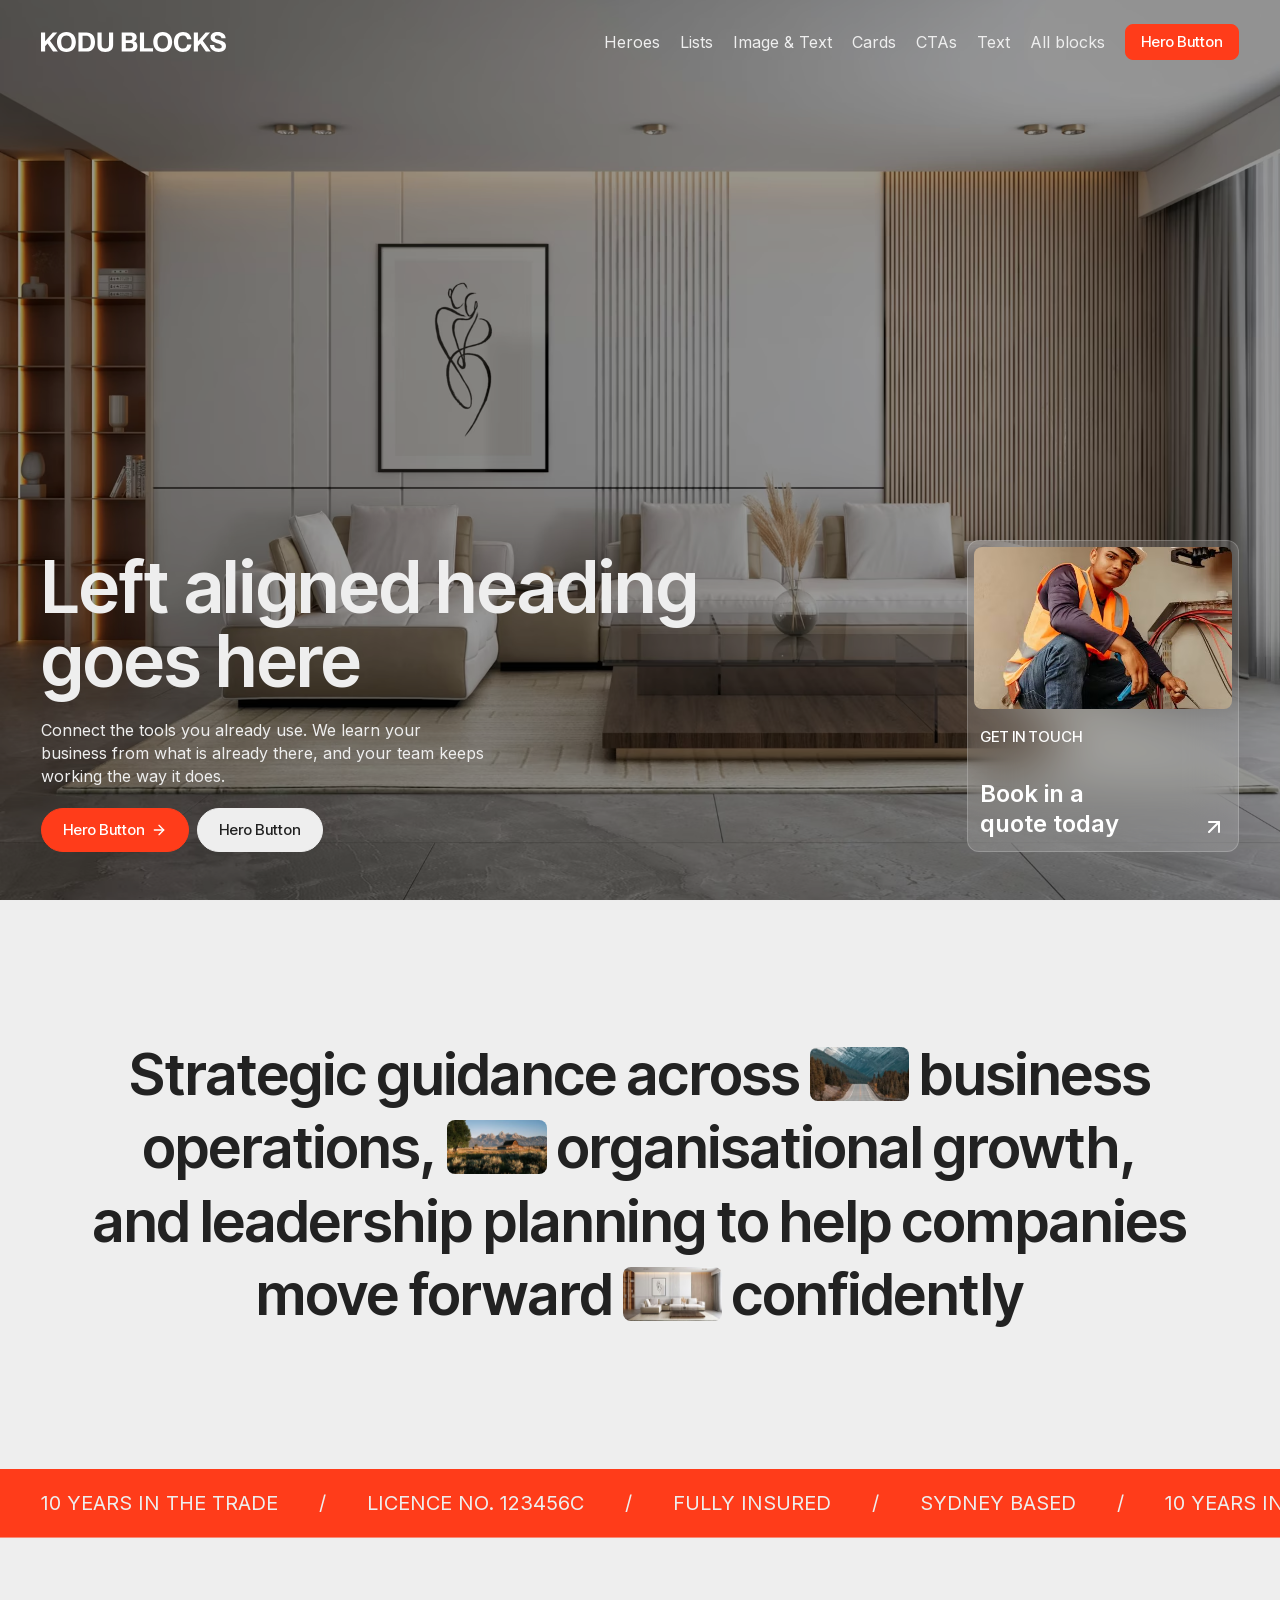
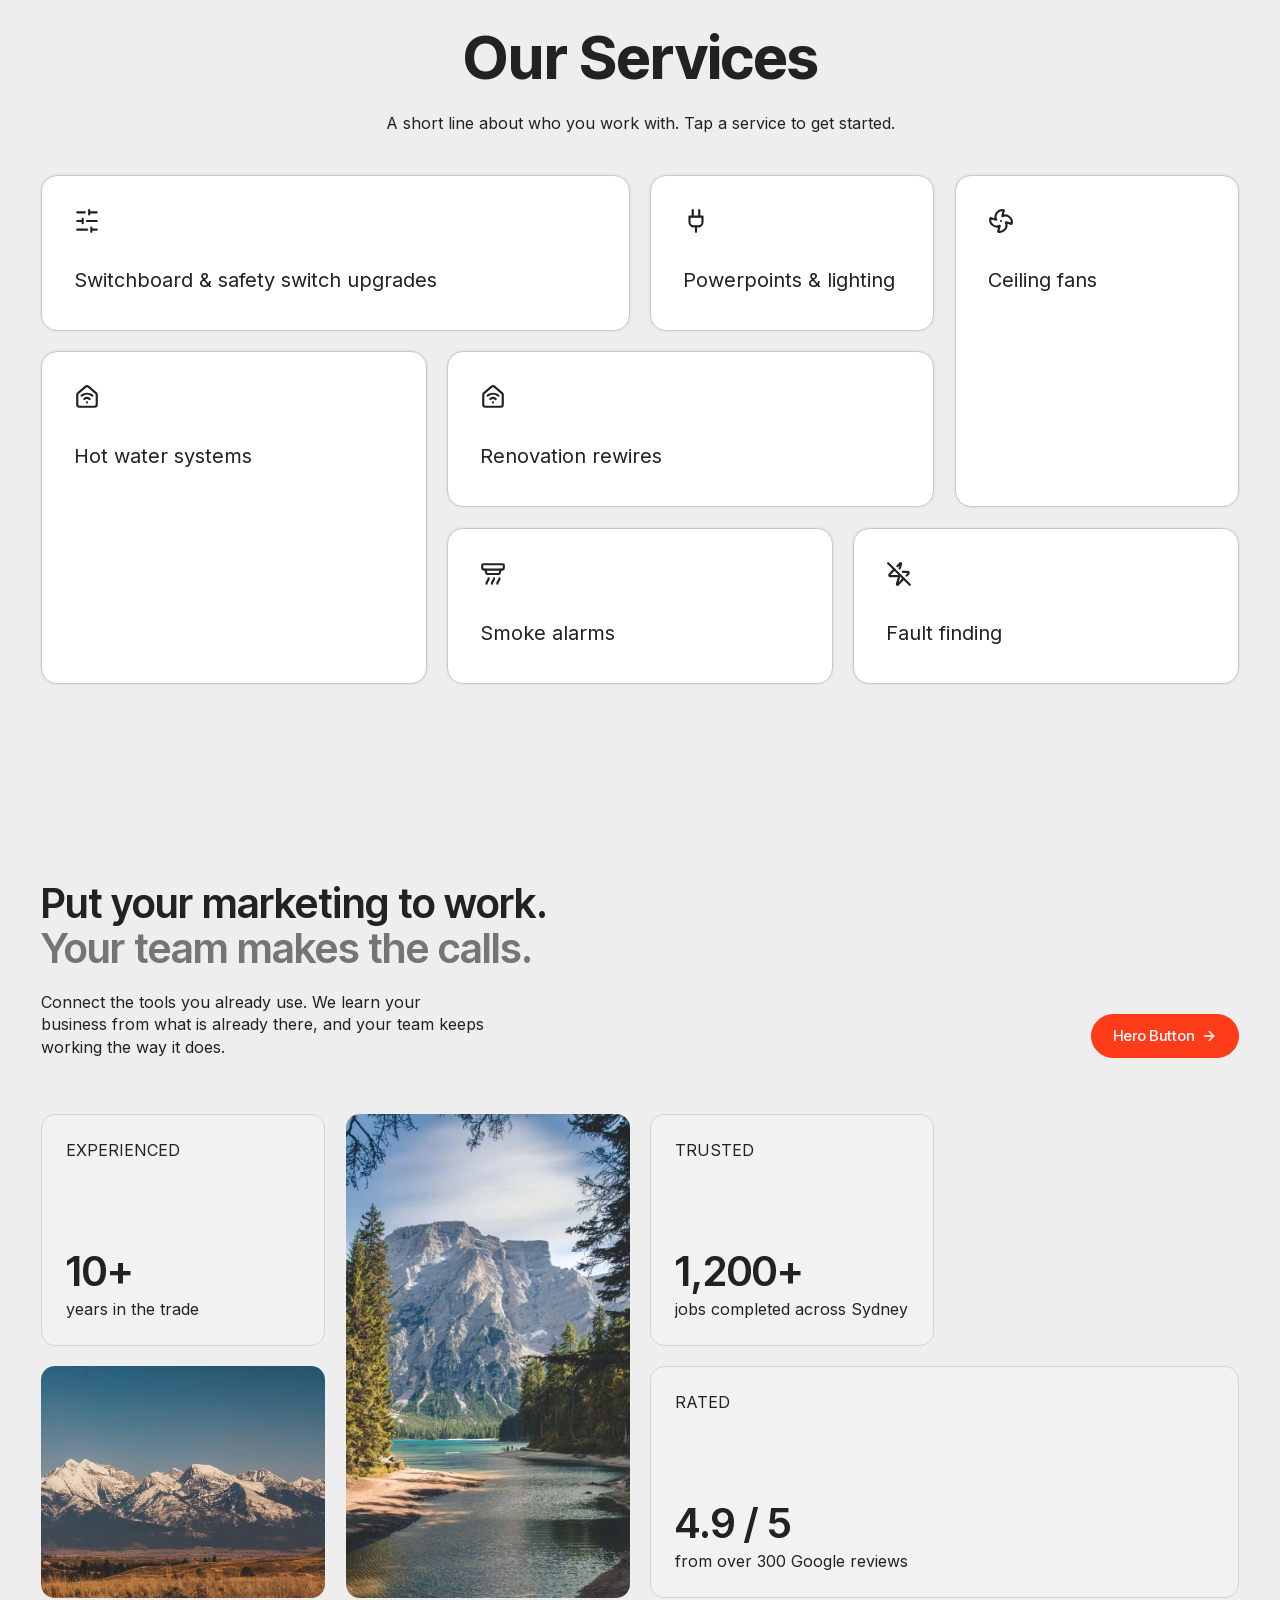
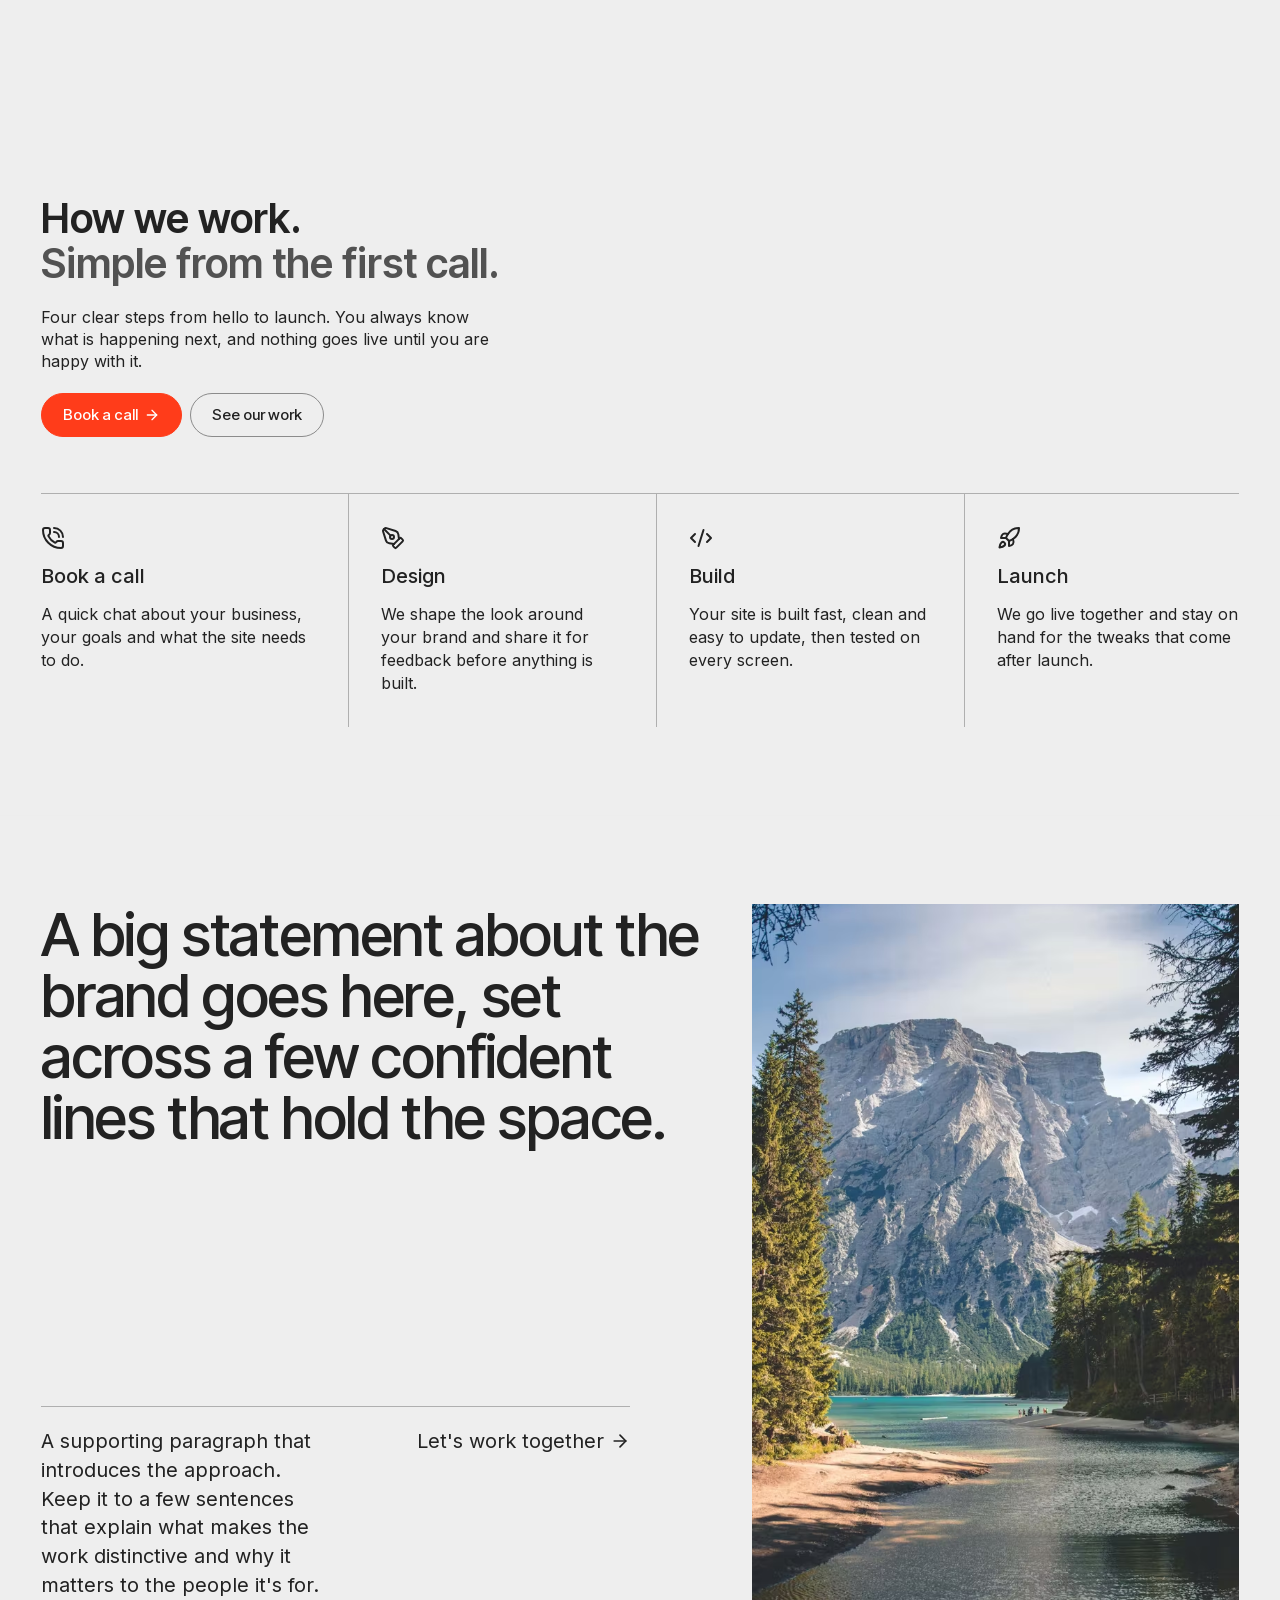
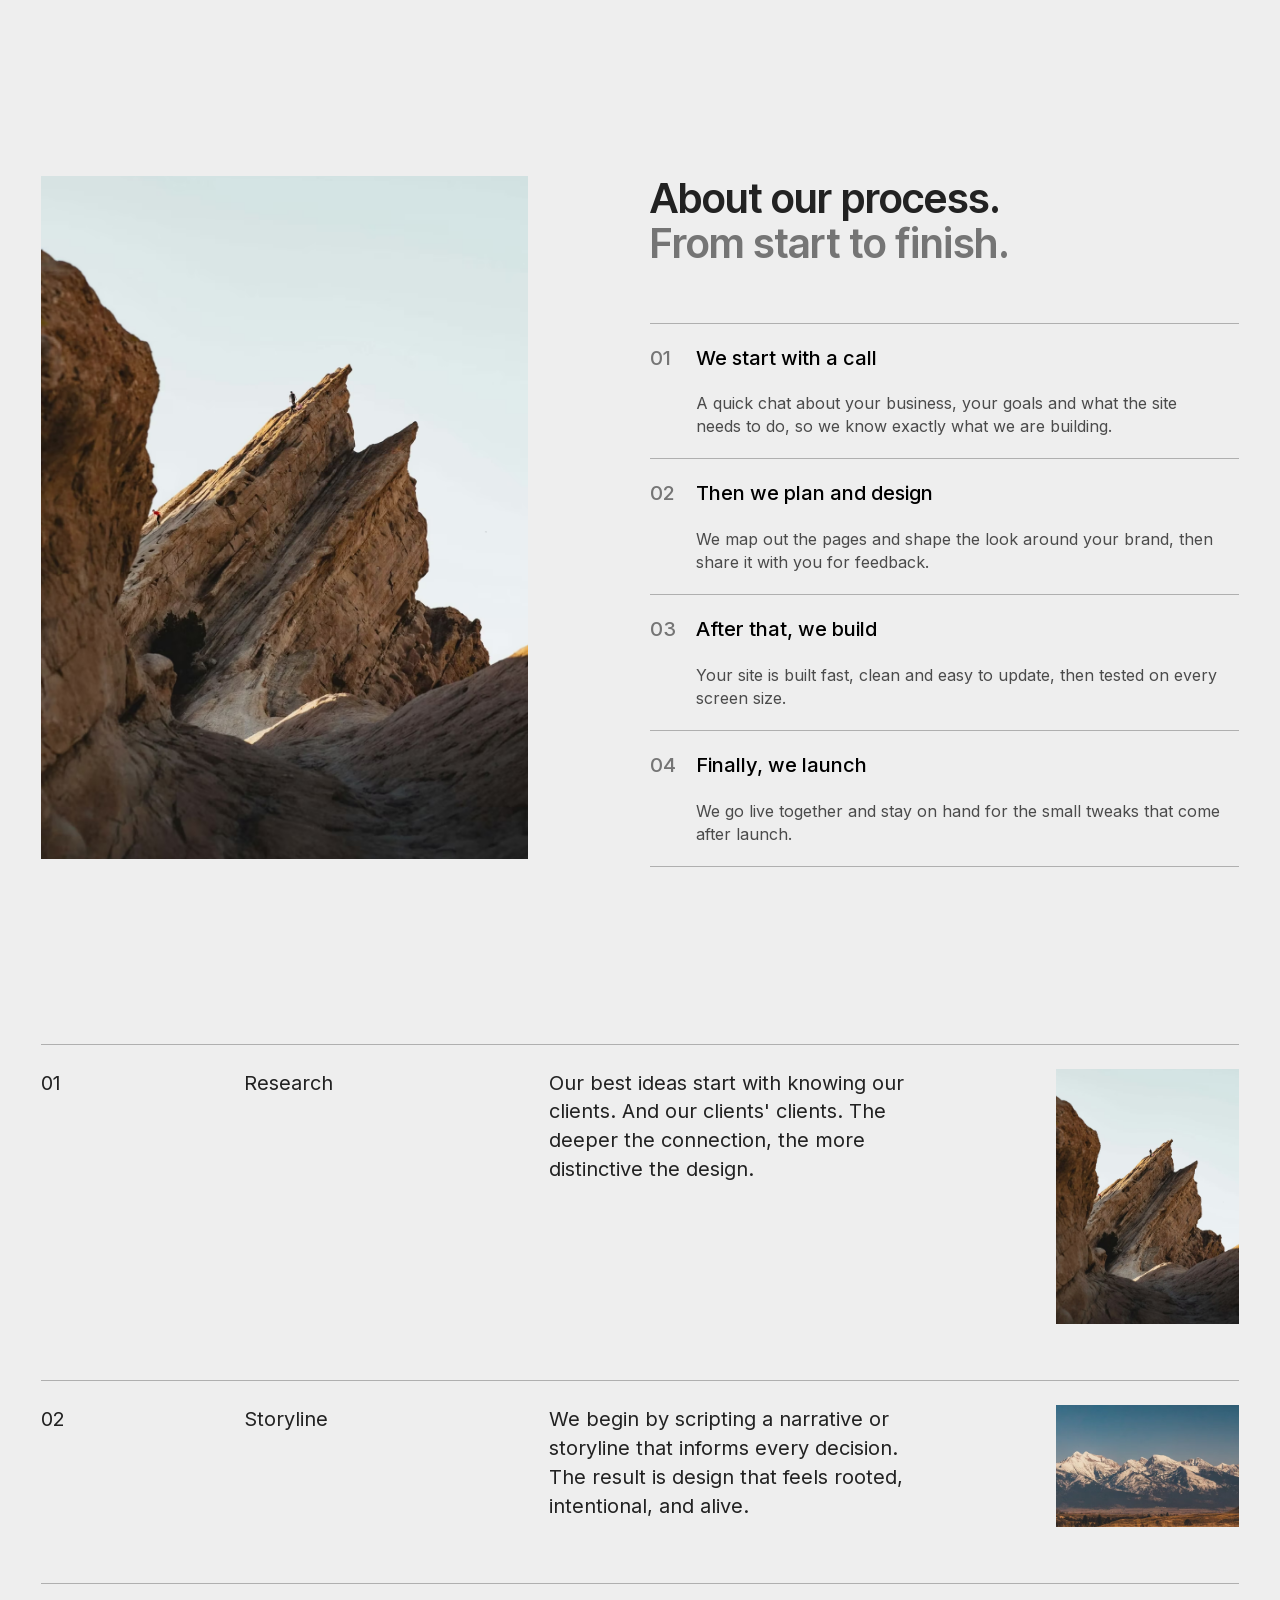
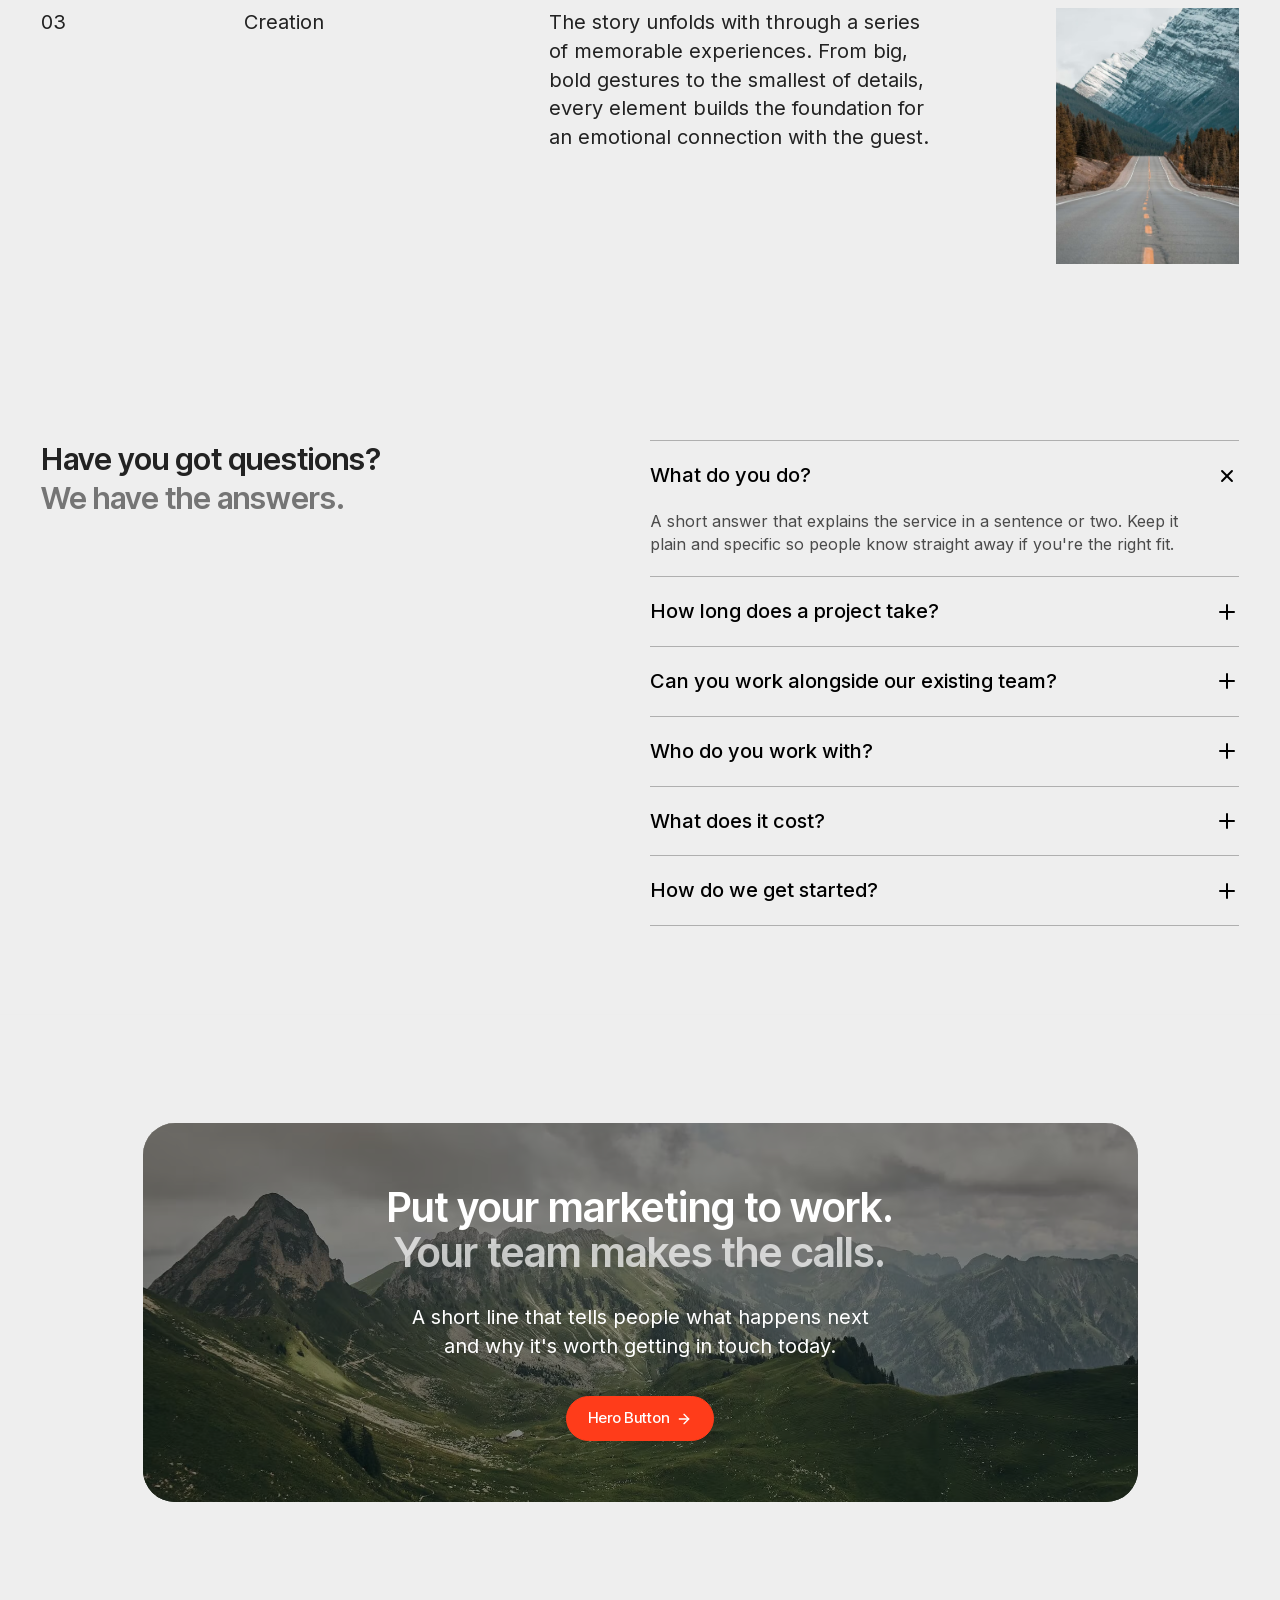
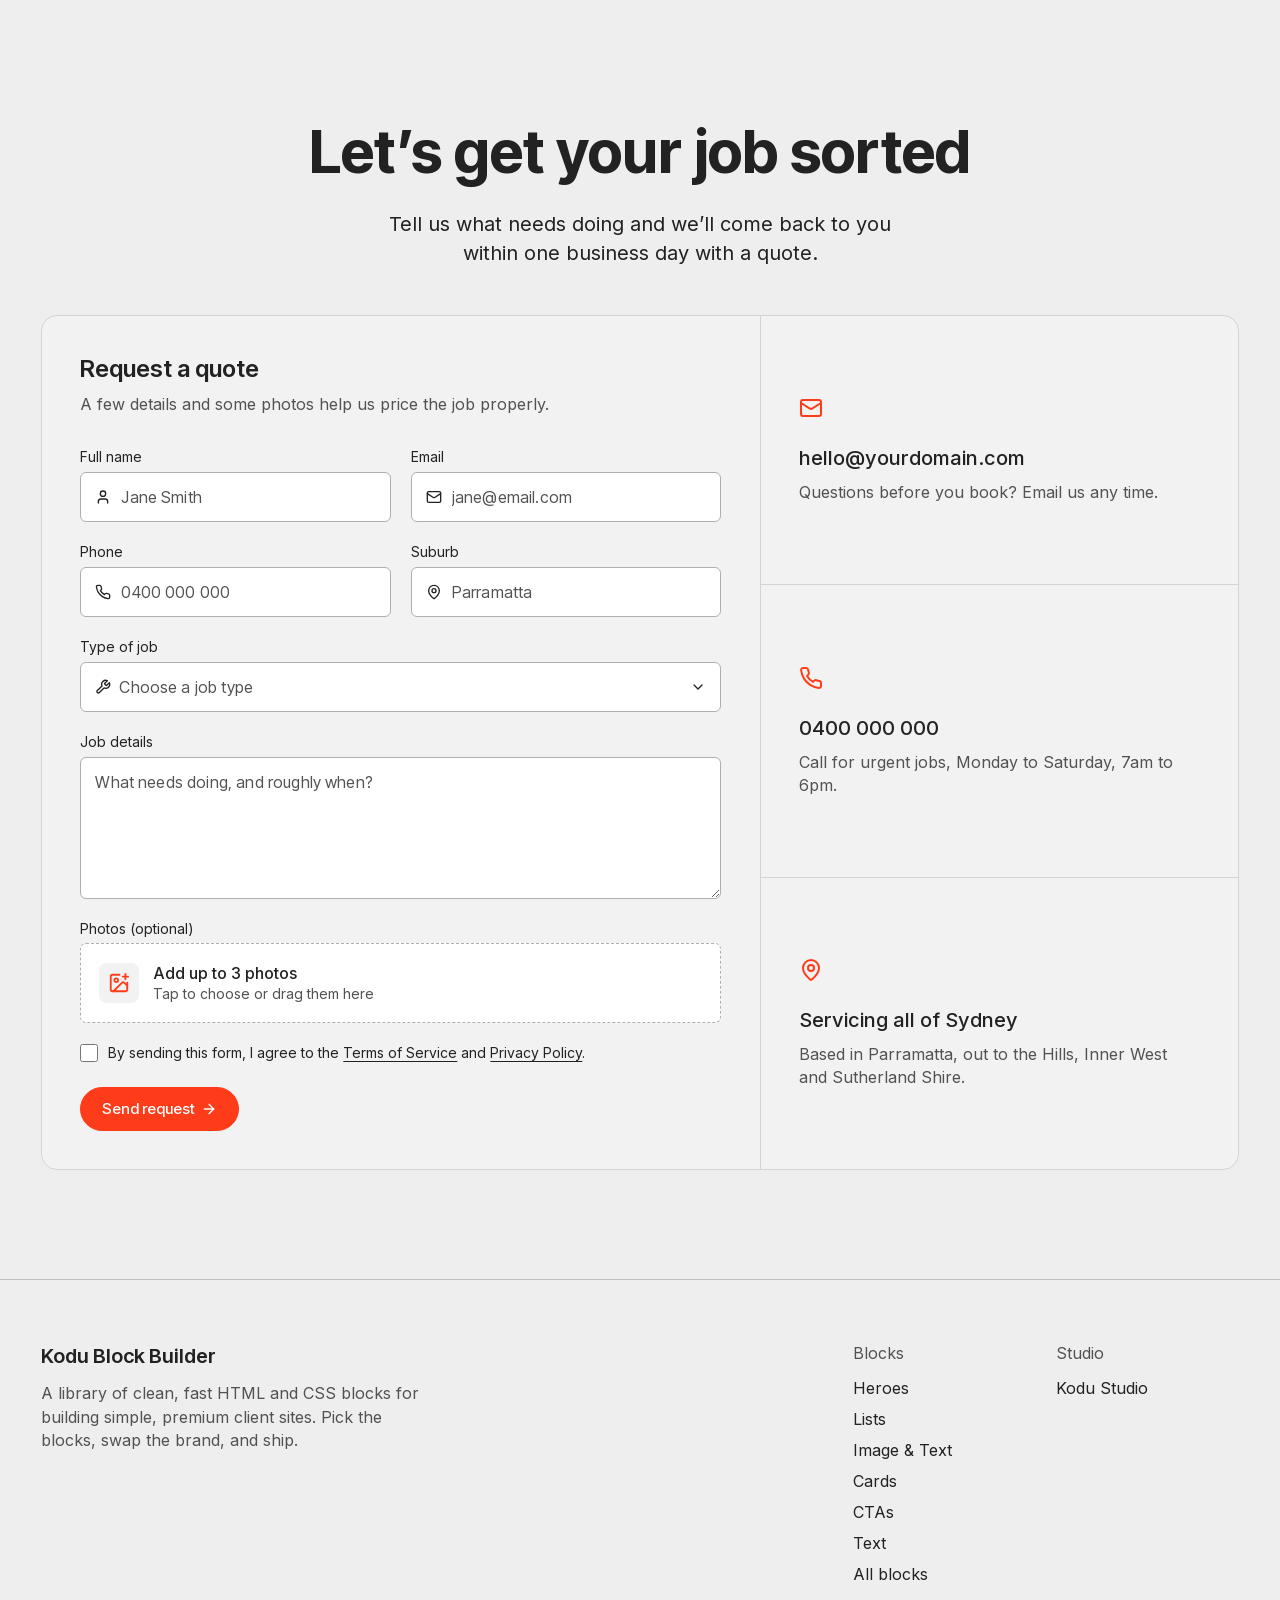
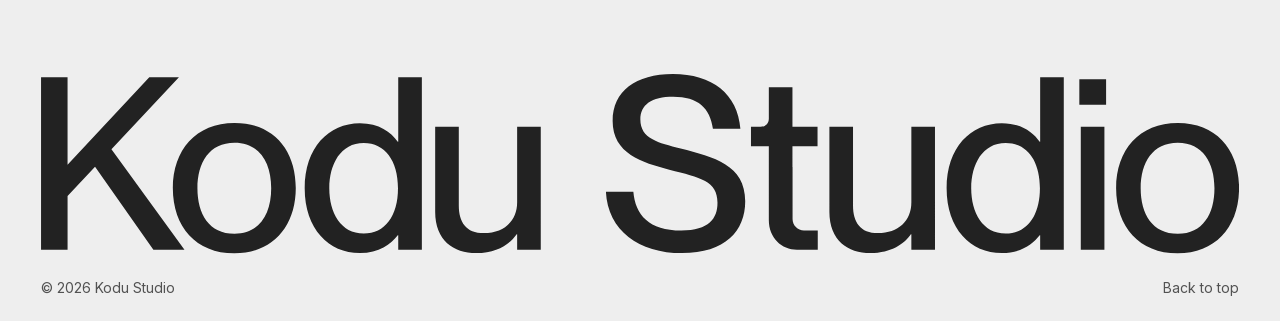
<file: index.html>
<!doctype html>
<html lang="en-AU">
<head>
  <meta charset="utf-8">
  <script>document.documentElement.classList.add('js')</script>
  <meta name="viewport" content="width=device-width, initial-scale=1">
  <title>Kodu Block Builder</title>
  <meta name="description" content="A library of clean, fast HTML and CSS blocks for building simple, premium client sites.">
  <meta property="og:type" content="website">
  <meta property="og:title" content="Kodu Block Builder">
  <meta property="og:description" content="A library of clean, fast HTML and CSS blocks for building simple, premium client sites.">
  <meta property="og:url" content="https://kodublockbuilder.vercel.app/">
  <meta property="og:image" content="https://kodublockbuilder.vercel.app/assets/shareimage.jpg">
  <meta property="og:image:width" content="1080">
  <meta property="og:image:height" content="1080">
  <meta name="twitter:card" content="summary_large_image">
  <link rel="icon" href="assets/favicon.png" type="image/png">
  <link rel="preload" href="assets/fonts/inter-tight-latin.woff2" as="font" type="font/woff2" crossorigin>
  <link rel="preload" href="assets/fonts/inter-latin.woff2" as="font" type="font/woff2" crossorigin>
  <link rel="stylesheet" href="css/base.css">
  <link rel="stylesheet" href="css/blocks/header.css">
  <link rel="stylesheet" href="css/blocks/menu.css">
  <link rel="stylesheet" href="css/blocks/footer.css">
  <link rel="stylesheet" href="css/blocks/hero-full-image.css">
  <link rel="stylesheet" href="css/blocks/text-inline-image.css">
  <link rel="stylesheet" href="css/blocks/marquee.css">
  <link rel="stylesheet" href="css/blocks/services-bento.css">
  <link rel="stylesheet" href="css/blocks/stat-bento.css">
  <link rel="stylesheet" href="css/blocks/icon-list.css">
  <link rel="stylesheet" href="css/blocks/modern/tall-image-text.css">
  <link rel="stylesheet" href="css/blocks/steps-tall-image.css">
  <link rel="stylesheet" href="css/blocks/modern/list.css">
  <link rel="stylesheet" href="css/blocks/faq-split.css">
  <link rel="stylesheet" href="css/blocks/cta-centred-frame.css">
  <link rel="stylesheet" href="css/blocks/fields.css">
  <link rel="stylesheet" href="css/blocks/contact-form.css">
  <script src="js/components.js"></script>
  <script src="js/vendor/lenis.min.js" defer></script>
  <script type="module" src="js/smooth-scroll.js"></script>
  <script type="module" src="js/roll.js"></script>
  <script type="module" src="js/menu.js"></script>
  <script type="module" src="js/header.js"></script>
  <script type="module" src="js/reveal.js"></script>
  <script type="module" src="js/contact-form.js"></script>
  <script type="module" src="js/faq.js"></script>
  <script type="module" src="js/parallax.js"></script>
  <script type="module" src="js/marquee.js"></script>
</head>
<body>

<!-- BLOCK: header + mobile menu (js/components.js) -->
<site-header></site-header>

<main>

  <!-- BLOCK: hero-full-image (option: CTA card) -->
  <section class="hero-full-image">
    <img class="hero-full-image__bg" src="assets/images/hero-room.avif" srcset="assets/images/hero-room-1200.avif 1200w, assets/images/hero-room.avif 1920w" sizes="100vw" alt="" width="1920" height="1364" fetchpriority="high">
    <div class="container grid hero-full-image__inner">
      <div class="hero-full-image__content" data-reveal-stagger>
        <h1 class="hero-full-image__heading" data-reveal-words>Left aligned heading goes here</h1>
        <p class="hero-full-image__text">Connect the tools you already use. We learn your business from what is already there, and your team keeps working the way it does.</p>
        <div class="hero-full-image__actions">
          <a class="btn btn--44 btn--pill" href="#">Hero Button <svg width="16" height="16" viewBox="0 0 24 24" fill="none" stroke="currentColor" stroke-width="2" stroke-linecap="round" stroke-linejoin="round" aria-hidden="true"><path d="M5 12h14"/><path d="m12 5 7 7-7 7"/></svg></a>
          <a class="btn btn--44 btn--pill btn--light" href="#">Hero Button</a>
        </div>
      </div>
      <a class="hero-full-image__card" href="#" data-reveal>
        <div class="hero-full-image__card-media">
          <img src="assets/images/hero-card.avif" alt="Electrician on site" width="500" height="750">
        </div>
        <div class="hero-full-image__card-body">
          <p class="hero-full-image__card-label">Get in touch</p>
          <div class="hero-full-image__card-row">
            <p class="hero-full-image__card-title">Book in a quote today</p>
            <svg width="24" height="24" viewBox="0 0 24 24" fill="none" stroke="currentColor" stroke-width="2" stroke-linecap="round" stroke-linejoin="round" aria-hidden="true"><path d="M7 7h10v10"/><path d="M7 17 17 7"/></svg><!-- Lucide arrow-up-right -->
          </div>
        </div>
      </a>
    </div>
  </section>

  <!-- BLOCK: text-inline-image (option: large) -->
  <section class="text-inline-image text-inline-image--large">
    <div class="container">
      <p class="text-inline-image__text" data-reveal-lines>Strategic guidance across <img src="assets/images/inline-road.avif" alt="" width="472" height="256" loading="lazy"> business operations, <img src="assets/images/inline-house.avif" alt="" width="472" height="256" loading="lazy"> organisational growth, and leadership planning to help companies move forward <img src="assets/images/inline-room.avif" alt="" width="472" height="256" loading="lazy"> confidently</p>
    </div>
  </section>

  <!-- BLOCK: marquee -->
  <div class="marquee" data-marquee>
    <div class="marquee__track">
      <ul class="marquee__group"><li>10 years in the trade</li><li aria-hidden="true">/</li><li>Licence no. 123456C</li><li aria-hidden="true">/</li><li>Fully insured</li><li aria-hidden="true">/</li><li>Sydney based</li><li aria-hidden="true">/</li></ul>
    </div>
  </div>

  <!-- BLOCK: services-bento -->
  <section class="container services-bento">
    <div class="services-bento__head" data-reveal>
      <h2 class="heading-lg">Our Services</h2>
      <p class="services-bento__lede">A short line about who you work with. Tap a service to get started.</p>
    </div>
    <div class="grid services-bento__grid" data-reveal-stagger>
        <a class="services-bento__card" href="#">
          <svg class="services-bento__icon" width="26" height="26" viewBox="0 0 24 24" fill="none" stroke="currentColor" stroke-width="2" stroke-linecap="round" stroke-linejoin="round" aria-hidden="true"><path d="M21 4h-7M10 4H3M21 12h-9M8 12H3M21 20h-5M12 20H3M14 2v4M8 10v4M16 18v4"/></svg>
          <p class="text-lg">Switchboard &amp; safety switch upgrades</p>
          <span class="services-bento__go" aria-hidden="true"><svg width="16" height="16" viewBox="0 0 24 24" fill="none" stroke="currentColor" stroke-width="2" stroke-linecap="round" stroke-linejoin="round"><path d="M5 12h14"/><path d="m12 5 7 7-7 7"/></svg></span>
        </a>
        <a class="services-bento__card" href="#">
          <svg class="services-bento__icon" width="26" height="26" viewBox="0 0 24 24" fill="none" stroke="currentColor" stroke-width="2" stroke-linecap="round" stroke-linejoin="round" aria-hidden="true"><path d="M12 22v-5"/><path d="M9 8V2"/><path d="M15 8V2"/><path d="M18 8v5a4 4 0 0 1-4 4h-4a4 4 0 0 1-4-4V8Z"/></svg>
          <p class="text-lg">Powerpoints &amp; lighting</p>
          <span class="services-bento__go" aria-hidden="true"><svg width="16" height="16" viewBox="0 0 24 24" fill="none" stroke="currentColor" stroke-width="2" stroke-linecap="round" stroke-linejoin="round"><path d="M5 12h14"/><path d="m12 5 7 7-7 7"/></svg></span>
        </a>
        <a class="services-bento__card" href="#">
          <svg class="services-bento__icon" width="26" height="26" viewBox="0 0 24 24" fill="none" stroke="currentColor" stroke-width="2" stroke-linecap="round" stroke-linejoin="round" aria-hidden="true"><path d="M10.827 16.379a6.082 6.082 0 0 1-8.618-7.002l5.412 1.45a6.082 6.082 0 0 1 7.002-8.618l-1.45 5.412a6.082 6.082 0 0 1 8.618 7.002l-5.412-1.45a6.082 6.082 0 0 1-7.002 8.618l1.45-5.412Z"/><path d="M12 12v.01"/></svg>
          <p class="text-lg">Ceiling fans</p>
          <span class="services-bento__go" aria-hidden="true"><svg width="16" height="16" viewBox="0 0 24 24" fill="none" stroke="currentColor" stroke-width="2" stroke-linecap="round" stroke-linejoin="round"><path d="M5 12h14"/><path d="m12 5 7 7-7 7"/></svg></span>
        </a>
        <a class="services-bento__card" href="#">
          <svg class="services-bento__icon" width="26" height="26" viewBox="0 0 24 24" fill="none" stroke="currentColor" stroke-width="2" stroke-linecap="round" stroke-linejoin="round" aria-hidden="true"><path d="M9.5 13.866a4 4 0 0 1 5 .01"/><path d="M12 17h.01"/><path d="M3 10a2 2 0 0 1 .709-1.528l7-6a2 2 0 0 1 2.582 0l7 6A2 2 0 0 1 21 10v9a2 2 0 0 1-2 2H5a2 2 0 0 1-2-2z"/><path d="M7 10.754a8 8 0 0 1 10 0"/></svg>
          <p class="text-lg">Hot water systems</p>
          <span class="services-bento__go" aria-hidden="true"><svg width="16" height="16" viewBox="0 0 24 24" fill="none" stroke="currentColor" stroke-width="2" stroke-linecap="round" stroke-linejoin="round"><path d="M5 12h14"/><path d="m12 5 7 7-7 7"/></svg></span>
        </a>
        <a class="services-bento__card" href="#">
          <svg class="services-bento__icon" width="26" height="26" viewBox="0 0 24 24" fill="none" stroke="currentColor" stroke-width="2" stroke-linecap="round" stroke-linejoin="round" aria-hidden="true"><path d="M9.5 13.866a4 4 0 0 1 5 .01"/><path d="M12 17h.01"/><path d="M3 10a2 2 0 0 1 .709-1.528l7-6a2 2 0 0 1 2.582 0l7 6A2 2 0 0 1 21 10v9a2 2 0 0 1-2 2H5a2 2 0 0 1-2-2z"/><path d="M7 10.754a8 8 0 0 1 10 0"/></svg>
          <p class="text-lg">Renovation rewires</p>
          <span class="services-bento__go" aria-hidden="true"><svg width="16" height="16" viewBox="0 0 24 24" fill="none" stroke="currentColor" stroke-width="2" stroke-linecap="round" stroke-linejoin="round"><path d="M5 12h14"/><path d="m12 5 7 7-7 7"/></svg></span>
        </a>
        <a class="services-bento__card" href="#">
          <svg class="services-bento__icon" width="26" height="26" viewBox="0 0 24 24" fill="none" stroke="currentColor" stroke-width="2" stroke-linecap="round" stroke-linejoin="round" aria-hidden="true"><path d="M11 21c0-2.5 2-2.5 2-5"/><path d="M16 21c0-2.5 2-2.5 2-5"/><path d="m19 8-.8 3a1.25 1.25 0 0 1-1.2 1H7a1.25 1.25 0 0 1-1.2-1L5 8"/><path d="M21 3a1 1 0 0 1 1 1v2a2 2 0 0 1-2 2H4a2 2 0 0 1-2-2V4a1 1 0 0 1 1-1z"/><path d="M6 21c0-2.5 2-2.5 2-5"/></svg>
          <p class="text-lg">Smoke alarms</p>
          <span class="services-bento__go" aria-hidden="true"><svg width="16" height="16" viewBox="0 0 24 24" fill="none" stroke="currentColor" stroke-width="2" stroke-linecap="round" stroke-linejoin="round"><path d="M5 12h14"/><path d="m12 5 7 7-7 7"/></svg></span>
        </a>
        <a class="services-bento__card" href="#">
          <svg class="services-bento__icon" width="26" height="26" viewBox="0 0 24 24" fill="none" stroke="currentColor" stroke-width="2" stroke-linecap="round" stroke-linejoin="round" aria-hidden="true"><path d="M10.513 4.856 13.12 2.17a.5.5 0 0 1 .86.46l-1.377 4.317"/><path d="M15.656 10H20a1 1 0 0 1 .78 1.63l-1.72 1.773"/><path d="M16.273 16.273 10.88 21.83a.5.5 0 0 1-.86-.46l1.92-6.02A1 1 0 0 0 11 14H4a1 1 0 0 1-.78-1.63l4.507-4.643"/><path d="m2 2 20 20"/></svg>
          <p class="text-lg">Fault finding</p>
          <span class="services-bento__go" aria-hidden="true"><svg width="16" height="16" viewBox="0 0 24 24" fill="none" stroke="currentColor" stroke-width="2" stroke-linecap="round" stroke-linejoin="round"><path d="M5 12h14"/><path d="m12 5 7 7-7 7"/></svg></span>
        </a>
    </div>
  </section>

  <!-- BLOCK: stat-bento -->
  <section class="container stat-bento">
    <div class="stat-bento__head" data-reveal-stagger>
      <div class="stat-bento__intro">
        <h2 class="heading-48">Put your marketing to work. <span>Your team makes the calls.</span></h2>
        <p>Connect the tools you already use. We learn your business from what is already there, and your team keeps working the way it does.</p>
      </div>
      <a class="btn btn--44 btn--pill" href="#">Hero Button <svg width="16" height="16" viewBox="0 0 24 24" fill="none" stroke="currentColor" stroke-width="2" stroke-linecap="round" stroke-linejoin="round" aria-hidden="true"><path d="M5 12h14"/><path d="m12 5 7 7-7 7"/></svg></a>
    </div>
    <div class="stat-bento__grid" data-reveal-stagger>
      <div class="stat-bento__card">
        <p class="stat-bento__label">Experienced</p>
        <p><strong class="stat-bento__value">10+</strong> years in the trade</p>
      </div>
      <div class="stat-bento__media"><img src="assets/images/cattle-in-field.avif" alt="" width="1200" height="800" loading="lazy" decoding="async"></div>
      <div class="stat-bento__media"><img src="assets/images/mountain-water.avif" alt="" width="800" height="1200" loading="lazy" decoding="async"></div>
      <div class="stat-bento__card">
        <p class="stat-bento__label">Trusted</p>
        <p><strong class="stat-bento__value">1,200+</strong> jobs completed across Sydney</p>
      </div>
      <div class="stat-bento__media"><img src="assets/images/green-hills.avif" srcset="assets/images/green-hills-960.avif 960w, assets/images/green-hills.avif 1920w" sizes="(max-width: 767px) 100vw, 25vw" alt="" width="1920" height="1080" loading="lazy" decoding="async"></div>
      <div class="stat-bento__card">
        <p class="stat-bento__label">Rated</p>
        <p><strong class="stat-bento__value">4.9 / 5</strong> from over 300 Google reviews</p>
      </div>
    </div>
  </section>

  <!-- BLOCK: icon-list -->
  <section class="container icon-list">
    <div class="icon-list__head" data-reveal-stagger>
      <h2 class="heading-48">How we work. <span>Simple from the first call.</span></h2>
      <p class="icon-list__text">Four clear steps from hello to launch. You always know what is happening next, and nothing goes live until you are happy with it.</p>
      <div class="icon-list__actions">
        <a class="btn btn--44 btn--pill" href="#">Book a call <svg width="16" height="16" viewBox="0 0 24 24" fill="none" stroke="currentColor" stroke-width="2" stroke-linecap="round" stroke-linejoin="round" aria-hidden="true"><path d="M5 12h14"/><path d="m12 5 7 7-7 7"/></svg></a>
        <a class="btn btn--44 btn--pill btn--outline" href="#">See our work</a>
      </div>
    </div>
    <ul class="icon-list__items" data-reveal-stagger>
      <li class="icon-list__item">
        <svg width="24" height="24" viewBox="0 0 24 24" fill="none" stroke="currentColor" stroke-width="2" stroke-linecap="round" stroke-linejoin="round" aria-hidden="true"><path d="M13 2a9 9 0 0 1 9 9"/><path d="M13 6a5 5 0 0 1 5 5"/><path d="M13.832 16.568a1 1 0 0 0 1.213-.303l.355-.465A2 2 0 0 1 17 15h3a2 2 0 0 1 2 2v3a2 2 0 0 1-2 2A18 18 0 0 1 2 4a2 2 0 0 1 2-2h3a2 2 0 0 1 2 2v3a2 2 0 0 1-.8 1.6l-.468.351a1 1 0 0 0-.292 1.233 14 14 0 0 0 6.392 6.384"/></svg>
        <h3 class="icon-list__title">Book a call</h3>
        <p>A quick chat about your business, your goals and what the site needs to do.</p>
      </li>
      <li class="icon-list__item">
        <svg width="24" height="24" viewBox="0 0 24 24" fill="none" stroke="currentColor" stroke-width="2" stroke-linecap="round" stroke-linejoin="round" aria-hidden="true"><path d="m18 13-.654-4.736a4 4 0 00-2.756-3.266l-9.163-2.9a2 2 0 00-2.017.493l-.82.819a2 2 0 00-.492 2.017l2.9 9.163a4 4 0 003.266 2.756L13 18"/><path d="M18.648 12.352a1.205 1.205 0 011.704 0l1.296 1.296a1.205 1.205 0 010 1.704l-6.296 6.296a1.205 1.205 0 01-1.704 0l-1.296-1.296a1.205 1.205 0 010-1.704z"/><path d="m3 3 6.586 6.586"/><circle cx="11" cy="11" r="2"/></svg>
        <h3 class="icon-list__title">Design</h3>
        <p>We shape the look around your brand and share it for feedback before anything is built.</p>
      </li>
      <li class="icon-list__item">
        <svg width="24" height="24" viewBox="0 0 24 24" fill="none" stroke="currentColor" stroke-width="2" stroke-linecap="round" stroke-linejoin="round" aria-hidden="true"><path d="m18 16 4-4-4-4"/><path d="m6 8-4 4 4 4"/><path d="m14.5 4-5 16"/></svg>
        <h3 class="icon-list__title">Build</h3>
        <p>Your site is built fast, clean and easy to update, then tested on every screen.</p>
      </li>
      <li class="icon-list__item">
        <svg width="24" height="24" viewBox="0 0 24 24" fill="none" stroke="currentColor" stroke-width="2" stroke-linecap="round" stroke-linejoin="round" aria-hidden="true"><path d="M12 15v5s3.03-.55 4-2c1.08-1.62 0-5 0-5"/><path d="M4.5 16.5c-1.5 1.26-2 5-2 5s3.74-.5 5-2c.71-.84.7-2.13-.09-2.91a2.18 2.18 0 0 0-2.91-.09"/><path d="M9 12a22 22 0 0 1 2-3.95A12.88 12.88 0 0 1 22 2c0 2.72-.78 7.5-6 11a22.4 22.4 0 0 1-4 2z"/><path d="M9 12H4s.55-3.03 2-4c1.62-1.08 5 .05 5 .05"/></svg>
        <h3 class="icon-list__title">Launch</h3>
        <p>We go live together and stay on hand for the tweaks that come after launch.</p>
      </li>
    </ul>
  </section>

  <!-- BLOCK: modern-tall-image-text -->
  <section class="container grid modern-tall-image-text">
    <div class="modern-tall-image-text__content">
      <h2 class="modern-tall-image-text__heading" data-reveal-words>A big statement about the brand goes here, set across a few confident lines that hold the space.</h2>
      <div class="text-lg modern-tall-image-text__footer" data-reveal>
        <p class="modern-tall-image-text__text">A supporting paragraph that introduces the approach. Keep it to a few sentences that explain what makes the work distinctive and why it matters to the people it's for.</p>
        <a class="modern-tall-image-text__link" href="#">
          <span data-roll>Let's work together</span>
          <svg width="20" height="20" viewBox="0 0 24 24" fill="none" stroke="currentColor" stroke-width="2" stroke-linecap="round" stroke-linejoin="round" aria-hidden="true"><path d="M5 12h14"/><path d="m12 5 7 7-7 7"/></svg><!-- Lucide arrow-right -->
        </a>
      </div>
    </div>
    <div class="modern-tall-image-text__media" data-reveal data-parallax>
      <img src="assets/images/mountain-water.avif" alt="Mountain above a lake" width="800" height="1200" loading="lazy" decoding="async">
    </div>
  </section>

  <!-- BLOCK: steps-tall-image -->
  <section class="container grid steps-tall-image">
    <div class="steps-tall-image__media" data-parallax>
      <img src="assets/images/person-on-rock-tall.avif" alt="Person standing on a rock" width="1200" height="1800" loading="lazy" decoding="async">
    </div>
    <div class="steps-tall-image__content">
      <h2 class="heading-48" data-reveal>About our process. <span>From start to finish.</span></h2>
      <ol class="steps-tall-image__list" data-reveal-stagger>
        <li class="steps-tall-image__step">
          <h3 class="steps-tall-image__title">We start with a call</h3>
          <p class="steps-tall-image__text">A quick chat about your business, your goals and what the site needs to do, so we know exactly what we are building.</p>
        </li>
        <li class="steps-tall-image__step">
          <h3 class="steps-tall-image__title">Then we plan and design</h3>
          <p class="steps-tall-image__text">We map out the pages and shape the look around your brand, then share it with you for feedback.</p>
        </li>
        <li class="steps-tall-image__step">
          <h3 class="steps-tall-image__title">After that, we build</h3>
          <p class="steps-tall-image__text">Your site is built fast, clean and easy to update, then tested on every screen size.</p>
        </li>
        <li class="steps-tall-image__step">
          <h3 class="steps-tall-image__title">Finally, we launch</h3>
          <p class="steps-tall-image__text">We go live together and stay on hand for the small tweaks that come after launch.</p>
        </li>
      </ol>
    </div>
  </section>

  <!-- BLOCK: modern-list -->
  <section class="container modern-list">
    <ol class="modern-list__items">
      <li class="grid text-lg modern-list__item" data-reveal>
        <h3 class="modern-list__title">Research</h3>
        <p class="modern-list__text">Our best ideas start with knowing our clients. And our clients' clients. The deeper the connection, the more distinctive the design.</p>
        <div class="modern-list__media" data-parallax>
          <img src="assets/images/person-on-rock.avif" alt="Person standing on a rock" width="1000" height="1500" loading="lazy" decoding="async">
        </div>
      </li>
      <li class="grid text-lg modern-list__item" data-reveal>
        <h3 class="modern-list__title">Storyline</h3>
        <p class="modern-list__text">We begin by scripting a narrative or storyline that informs every decision. The result is design that feels rooted, intentional, and alive.</p>
        <div class="modern-list__media modern-list__media--landscape" data-parallax>
          <img src="assets/images/cattle-in-field.avif" alt="Cattle grazing in a field" width="1200" height="800" loading="lazy" decoding="async">
        </div>
      </li>
      <li class="grid text-lg modern-list__item" data-reveal>
        <h3 class="modern-list__title">Creation</h3>
        <p class="modern-list__text">The story unfolds with through a series of memorable experiences. From big, bold gestures to the smallest of details, every element builds the foundation for an emotional connection with the guest.</p>
        <div class="modern-list__media" data-parallax>
          <img src="assets/images/concrete-road.avif" alt="Concrete road" width="1000" height="1500" loading="lazy" decoding="async">
        </div>
      </li>
    </ol>
  </section>

  <!-- BLOCK: faq-split -->
  <section class="container grid faq-split">
    <h2 class="faq-split__heading" data-reveal>Have you got questions? <span>We have the answers.</span></h2>
    <div class="faq-split__items" data-reveal-stagger>
      <details class="faq-split__item" name="faq" open>
        <summary class="faq-split__q"><span>What do you do?</span><svg width="24" height="24" viewBox="0 0 24 24" fill="none" stroke="currentColor" stroke-width="2" stroke-linecap="round" stroke-linejoin="round" aria-hidden="true"><path d="M5 12h14"/><path d="M12 5v14"/></svg></summary>
        <p class="faq-split__a">A short answer that explains the service in a sentence or two. Keep it plain and specific so people know straight away if you&#39;re the right fit.</p>
      </details>
      <details class="faq-split__item" name="faq">
        <summary class="faq-split__q"><span>How long does a project take?</span><svg width="24" height="24" viewBox="0 0 24 24" fill="none" stroke="currentColor" stroke-width="2" stroke-linecap="round" stroke-linejoin="round" aria-hidden="true"><path d="M5 12h14"/><path d="M12 5v14"/></svg></summary>
        <p class="faq-split__a">Most projects take a few weeks from kick-off to launch. We&#39;ll give you a clear timeline before anything starts.</p>
      </details>
      <details class="faq-split__item" name="faq">
        <summary class="faq-split__q"><span>Can you work alongside our existing team?</span><svg width="24" height="24" viewBox="0 0 24 24" fill="none" stroke="currentColor" stroke-width="2" stroke-linecap="round" stroke-linejoin="round" aria-hidden="true"><path d="M5 12h14"/><path d="M12 5v14"/></svg></summary>
        <p class="faq-split__a">Yes. We can lead the work or slot in beside your team, whichever suits how you already work.</p>
      </details>
      <details class="faq-split__item" name="faq">
        <summary class="faq-split__q"><span>Who do you work with?</span><svg width="24" height="24" viewBox="0 0 24 24" fill="none" stroke="currentColor" stroke-width="2" stroke-linecap="round" stroke-linejoin="round" aria-hidden="true"><path d="M5 12h14"/><path d="M12 5v14"/></svg></summary>
        <p class="faq-split__a">Small and growing businesses that want a site that looks premium and is easy to keep up to date.</p>
      </details>
      <details class="faq-split__item" name="faq">
        <summary class="faq-split__q"><span>What does it cost?</span><svg width="24" height="24" viewBox="0 0 24 24" fill="none" stroke="currentColor" stroke-width="2" stroke-linecap="round" stroke-linejoin="round" aria-hidden="true"><path d="M5 12h14"/><path d="M12 5v14"/></svg></summary>
        <p class="faq-split__a">Pricing depends on the scope. Most projects fall into a few set packages, and we&#39;ll quote a fixed price up front.</p>
      </details>
      <details class="faq-split__item" name="faq">
        <summary class="faq-split__q"><span>How do we get started?</span><svg width="24" height="24" viewBox="0 0 24 24" fill="none" stroke="currentColor" stroke-width="2" stroke-linecap="round" stroke-linejoin="round" aria-hidden="true"><path d="M5 12h14"/><path d="M12 5v14"/></svg></summary>
        <p class="faq-split__a">Get in touch with a little about your business and what you need. We&#39;ll come back within a day to book a quick call.</p>
      </details>
    </div>
  </section>

  <!-- BLOCK: cta-centred-frame (option: background image) -->
  <section class="container grid cta-centred-frame">
    <div class="cta-centred-frame__panel" data-reveal-stagger data-parallax>
      <img class="cta-centred-frame__bg" src="assets/images/green-hills.avif" srcset="assets/images/green-hills-960.avif 960w, assets/images/green-hills.avif 1920w" sizes="100vw" alt="" width="1920" height="1080" loading="lazy" decoding="async">
      <h2 class="heading-48 cta-centred-frame__heading">Put your marketing to work. <span>Your team makes the calls.</span></h2>
      <p class="text-lg cta-centred-frame__text">A short line that tells people what happens next and why it&#39;s worth getting in touch today.</p>
      <div class="cta-centred-frame__actions">
        <a class="btn btn--44 btn--pill" href="#">Hero Button <svg width="16" height="16" viewBox="0 0 24 24" fill="none" stroke="currentColor" stroke-width="2" stroke-linecap="round" stroke-linejoin="round" aria-hidden="true"><path d="M5 12h14"/><path d="m12 5 7 7-7 7"/></svg></a>
      </div>
    </div>
  </section>

  <!-- BLOCK: contact-form -->
  <section class="container contact-form">
    <div class="contact-form__head" data-reveal-stagger>
      <h2 class="heading-lg">Let&rsquo;s get your job sorted</h2>
      <p class="text-lg">Tell us what needs doing and we&rsquo;ll come back to you within one business day with a quote.</p>
    </div>
    <div class="contact-form__panel" data-reveal>
      <form class="contact-form__form" action="#" method="post" enctype="multipart/form-data" data-contact-form data-demo>
        <div class="contact-form__intro">
          <h3 class="contact-form__title">Request a quote</h3>
          <p>A few details and some photos help us price the job properly.</p>
        </div>
        <label class="field">
          <span class="field__label">Full name</span>
          <span class="field__control"><svg width="16" height="16" viewBox="0 0 24 24" fill="none" stroke="currentColor" stroke-width="2" stroke-linecap="round" stroke-linejoin="round" aria-hidden="true"><path d="M19 21v-2a4 4 0 0 0-4-4H9a4 4 0 0 0-4 4v2"/><circle cx="12" cy="7" r="4"/></svg><input type="text" name="name" placeholder="Jane Smith" autocomplete="name" required></span>
          <span class="field__error"><svg width="18" height="18" viewBox="0 0 24 24" fill="none" stroke="currentColor" stroke-width="2" stroke-linecap="round" stroke-linejoin="round" aria-hidden="true"><circle cx="12" cy="12" r="10"/><line x1="12" x2="12" y1="8" y2="12"/><line x1="12" x2="12.01" y1="16" y2="16"/></svg> Please add your name</span>
        </label>
        <label class="field">
          <span class="field__label">Email</span>
          <span class="field__control"><svg width="16" height="16" viewBox="0 0 24 24" fill="none" stroke="currentColor" stroke-width="2" stroke-linecap="round" stroke-linejoin="round" aria-hidden="true"><rect width="20" height="16" x="2" y="4" rx="2"/><path d="m22 7-8.97 5.7a1.94 1.94 0 0 1-2.06 0L2 7"/></svg><input type="email" name="email" placeholder="jane@email.com" autocomplete="email" required></span>
          <span class="field__error"><svg width="18" height="18" viewBox="0 0 24 24" fill="none" stroke="currentColor" stroke-width="2" stroke-linecap="round" stroke-linejoin="round" aria-hidden="true"><circle cx="12" cy="12" r="10"/><line x1="12" x2="12" y1="8" y2="12"/><line x1="12" x2="12.01" y1="16" y2="16"/></svg> Please add a valid email</span>
        </label>
        <label class="field">
          <span class="field__label">Phone</span>
          <span class="field__control"><svg width="16" height="16" viewBox="0 0 24 24" fill="none" stroke="currentColor" stroke-width="2" stroke-linecap="round" stroke-linejoin="round" aria-hidden="true"><path d="M22 16.92v3a2 2 0 0 1-2.18 2 19.79 19.79 0 0 1-8.63-3.07 19.5 19.5 0 0 1-6-6 19.79 19.79 0 0 1-3.07-8.67A2 2 0 0 1 4.11 2h3a2 2 0 0 1 2 1.72 12.84 12.84 0 0 0 .7 2.81 2 2 0 0 1-.45 2.11L8.09 9.91a16 16 0 0 0 6 6l1.27-1.27a2 2 0 0 1 2.11-.45 12.84 12.84 0 0 0 2.81.7A2 2 0 0 1 22 16.92z"/></svg><input type="tel" name="phone" placeholder="0400 000 000" autocomplete="tel" required></span>
          <span class="field__error"><svg width="18" height="18" viewBox="0 0 24 24" fill="none" stroke="currentColor" stroke-width="2" stroke-linecap="round" stroke-linejoin="round" aria-hidden="true"><circle cx="12" cy="12" r="10"/><line x1="12" x2="12" y1="8" y2="12"/><line x1="12" x2="12.01" y1="16" y2="16"/></svg> Please add a phone number</span>
        </label>
        <label class="field">
          <span class="field__label">Suburb</span>
          <span class="field__control"><svg width="16" height="16" viewBox="0 0 24 24" fill="none" stroke="currentColor" stroke-width="2" stroke-linecap="round" stroke-linejoin="round" aria-hidden="true"><path d="M20 10c0 4.993-5.539 10.193-7.399 11.799a1 1 0 0 1-1.202 0C9.539 20.193 4 14.993 4 10a8 8 0 0 1 16 0"/><circle cx="12" cy="10" r="3"/></svg><input type="text" name="suburb" placeholder="Parramatta" autocomplete="address-level2"></span>
        </label>
        <label class="field field--full">
          <span class="field__label">Type of job</span>
          <span class="field__control"><svg width="16" height="16" viewBox="0 0 24 24" fill="none" stroke="currentColor" stroke-width="2" stroke-linecap="round" stroke-linejoin="round" aria-hidden="true"><path d="M14.7 6.3a1 1 0 0 0 0 1.4l1.6 1.6a1 1 0 0 0 1.4 0l3.77-3.77a6 6 0 0 1-7.94 7.94l-6.91 6.91a2.12 2.12 0 0 1-3-3l6.91-6.91a6 6 0 0 1 7.94-7.94l-3.76 3.76z"/></svg><select name="job" required><option value="" disabled selected>Choose a job type</option><option>Switchboard upgrade</option><option>Powerpoints &amp; lighting</option><option>Ceiling fans</option><option>Hot water</option><option>Renovation rewire</option><option>Something else</option></select><svg width="16" height="16" viewBox="0 0 24 24" fill="none" stroke="currentColor" stroke-width="2" stroke-linecap="round" stroke-linejoin="round" aria-hidden="true"><path d="m6 9 6 6 6-6"/></svg></span>
          <span class="field__error"><svg width="18" height="18" viewBox="0 0 24 24" fill="none" stroke="currentColor" stroke-width="2" stroke-linecap="round" stroke-linejoin="round" aria-hidden="true"><circle cx="12" cy="12" r="10"/><line x1="12" x2="12" y1="8" y2="12"/><line x1="12" x2="12.01" y1="16" y2="16"/></svg> Please choose a job type</span>
        </label>
        <label class="field field--full">
          <span class="field__label">Job details</span>
          <span class="field__control"><textarea name="message" placeholder="What needs doing, and roughly when?" required></textarea></span>
          <span class="field__error"><svg width="18" height="18" viewBox="0 0 24 24" fill="none" stroke="currentColor" stroke-width="2" stroke-linecap="round" stroke-linejoin="round" aria-hidden="true"><circle cx="12" cy="12" r="10"/><line x1="12" x2="12" y1="8" y2="12"/><line x1="12" x2="12.01" y1="16" y2="16"/></svg> Please tell us a little about the job</span>
        </label>
        <div class="contact-form__photos">
          <div class="field">
            <span class="field__label">Photos (optional)</span>
            <label class="contact-form__drop">
              <svg width="24" height="24" viewBox="0 0 24 24" fill="none" stroke="currentColor" stroke-width="2" stroke-linecap="round" stroke-linejoin="round" aria-hidden="true"><path d="M16 5h6"/><path d="M19 2v6"/><path d="M21 11.5V19a2 2 0 0 1-2 2H5a2 2 0 0 1-2-2V5a2 2 0 0 1 2-2h7.5"/><path d="m21 15-3.086-3.086a2 2 0 0 0-2.828 0L6 21"/><circle cx="9" cy="9" r="2"/></svg>
              <span><strong>Add up to 3 photos</strong>Tap to choose or drag them here</span>
              <input type="file" name="photos" accept="image/*" multiple>
            </label>
          </div>
          <ul class="contact-form__previews" aria-label="Chosen photos"></ul>
        </div>
        <label class="field-check">
          <input type="checkbox" name="consent" required>
          <span>By sending this form, I agree to the <a href="#">Terms of Service</a> and <a href="#">Privacy Policy</a>.</span>
        </label>
        <button class="btn btn--44 btn--pill contact-form__submit" type="submit">Send request <svg width="16" height="16" viewBox="0 0 24 24" fill="none" stroke="currentColor" stroke-width="2" stroke-linecap="round" stroke-linejoin="round" aria-hidden="true"><path d="M5 12h14"/><path d="m12 5 7 7-7 7"/></svg></button>
        <p class="contact-form__sent" role="status" data-sent hidden>Thanks, your request is in. We&rsquo;ll be in touch within one business day.</p>
      </form>
      <div class="contact-form__details">
        <div class="contact-form__item">
          <svg width="24" height="24" viewBox="0 0 24 24" fill="none" stroke="currentColor" stroke-width="2" stroke-linecap="round" stroke-linejoin="round" aria-hidden="true"><rect width="20" height="16" x="2" y="4" rx="2"/><path d="m22 7-8.97 5.7a1.94 1.94 0 0 1-2.06 0L2 7"/></svg>
          <a href="mailto:hello@yourdomain.com">hello@yourdomain.com</a>
          <p>Questions before you book? Email us any time.</p>
        </div>
        <div class="contact-form__item">
          <svg width="24" height="24" viewBox="0 0 24 24" fill="none" stroke="currentColor" stroke-width="2" stroke-linecap="round" stroke-linejoin="round" aria-hidden="true"><path d="M22 16.92v3a2 2 0 0 1-2.18 2 19.79 19.79 0 0 1-8.63-3.07 19.5 19.5 0 0 1-6-6 19.79 19.79 0 0 1-3.07-8.67A2 2 0 0 1 4.11 2h3a2 2 0 0 1 2 1.72 12.84 12.84 0 0 0 .7 2.81 2 2 0 0 1-.45 2.11L8.09 9.91a16 16 0 0 0 6 6l1.27-1.27a2 2 0 0 1 2.11-.45 12.84 12.84 0 0 0 2.81.7A2 2 0 0 1 22 16.92z"/></svg>
          <a href="tel:+61400000000">0400 000 000</a>
          <p>Call for urgent jobs, Monday to Saturday, 7am to 6pm.</p>
        </div>
        <div class="contact-form__item">
          <svg width="24" height="24" viewBox="0 0 24 24" fill="none" stroke="currentColor" stroke-width="2" stroke-linecap="round" stroke-linejoin="round" aria-hidden="true"><path d="M20 10c0 4.993-5.539 10.193-7.399 11.799a1 1 0 0 1-1.202 0C9.539 20.193 4 14.993 4 10a8 8 0 0 1 16 0"/><circle cx="12" cy="10" r="3"/></svg>
          <strong>Servicing all of Sydney</strong>
          <p>Based in Parramatta, out to the Hills, Inner West and Sutherland Shire.</p>
        </div>
      </div>
    </div>
  </section>

</main>

<!-- BLOCK: footer (js/components.js) -->
<site-footer></site-footer>

</body>
</html>
</file>
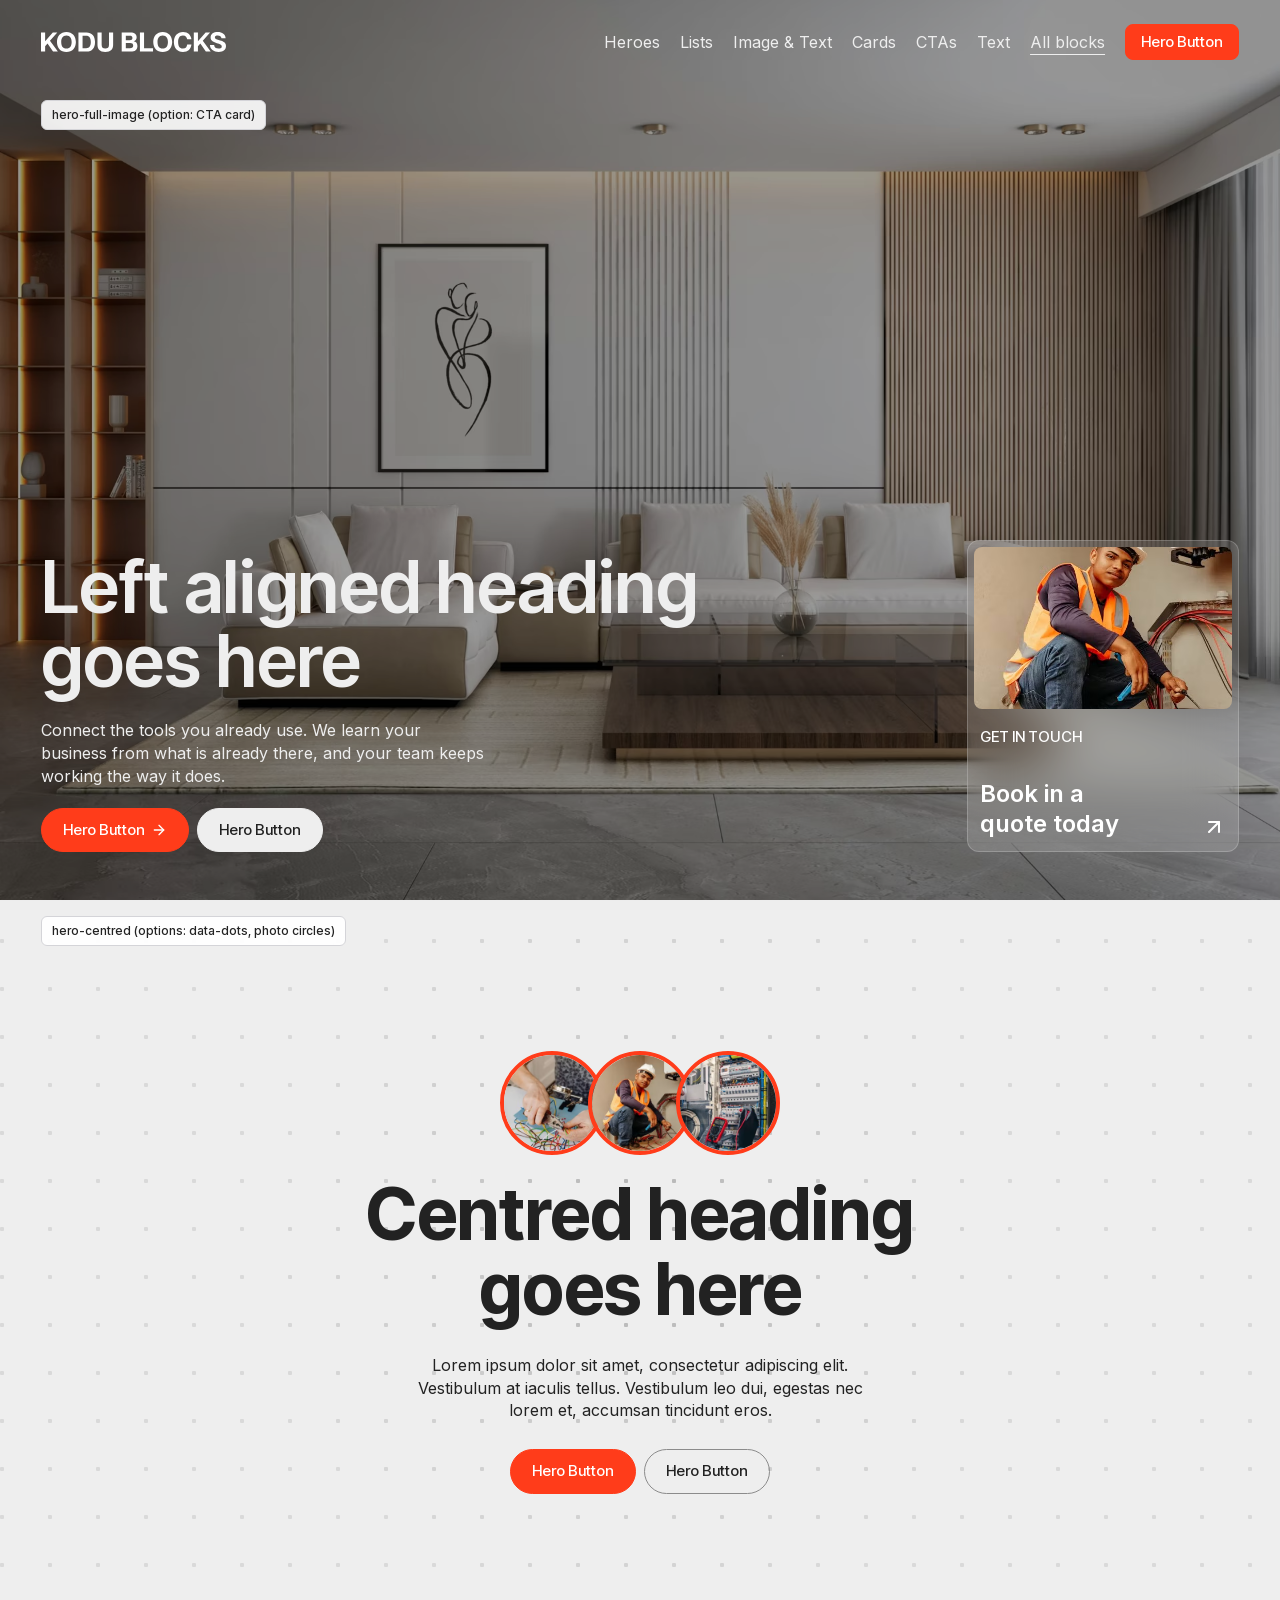
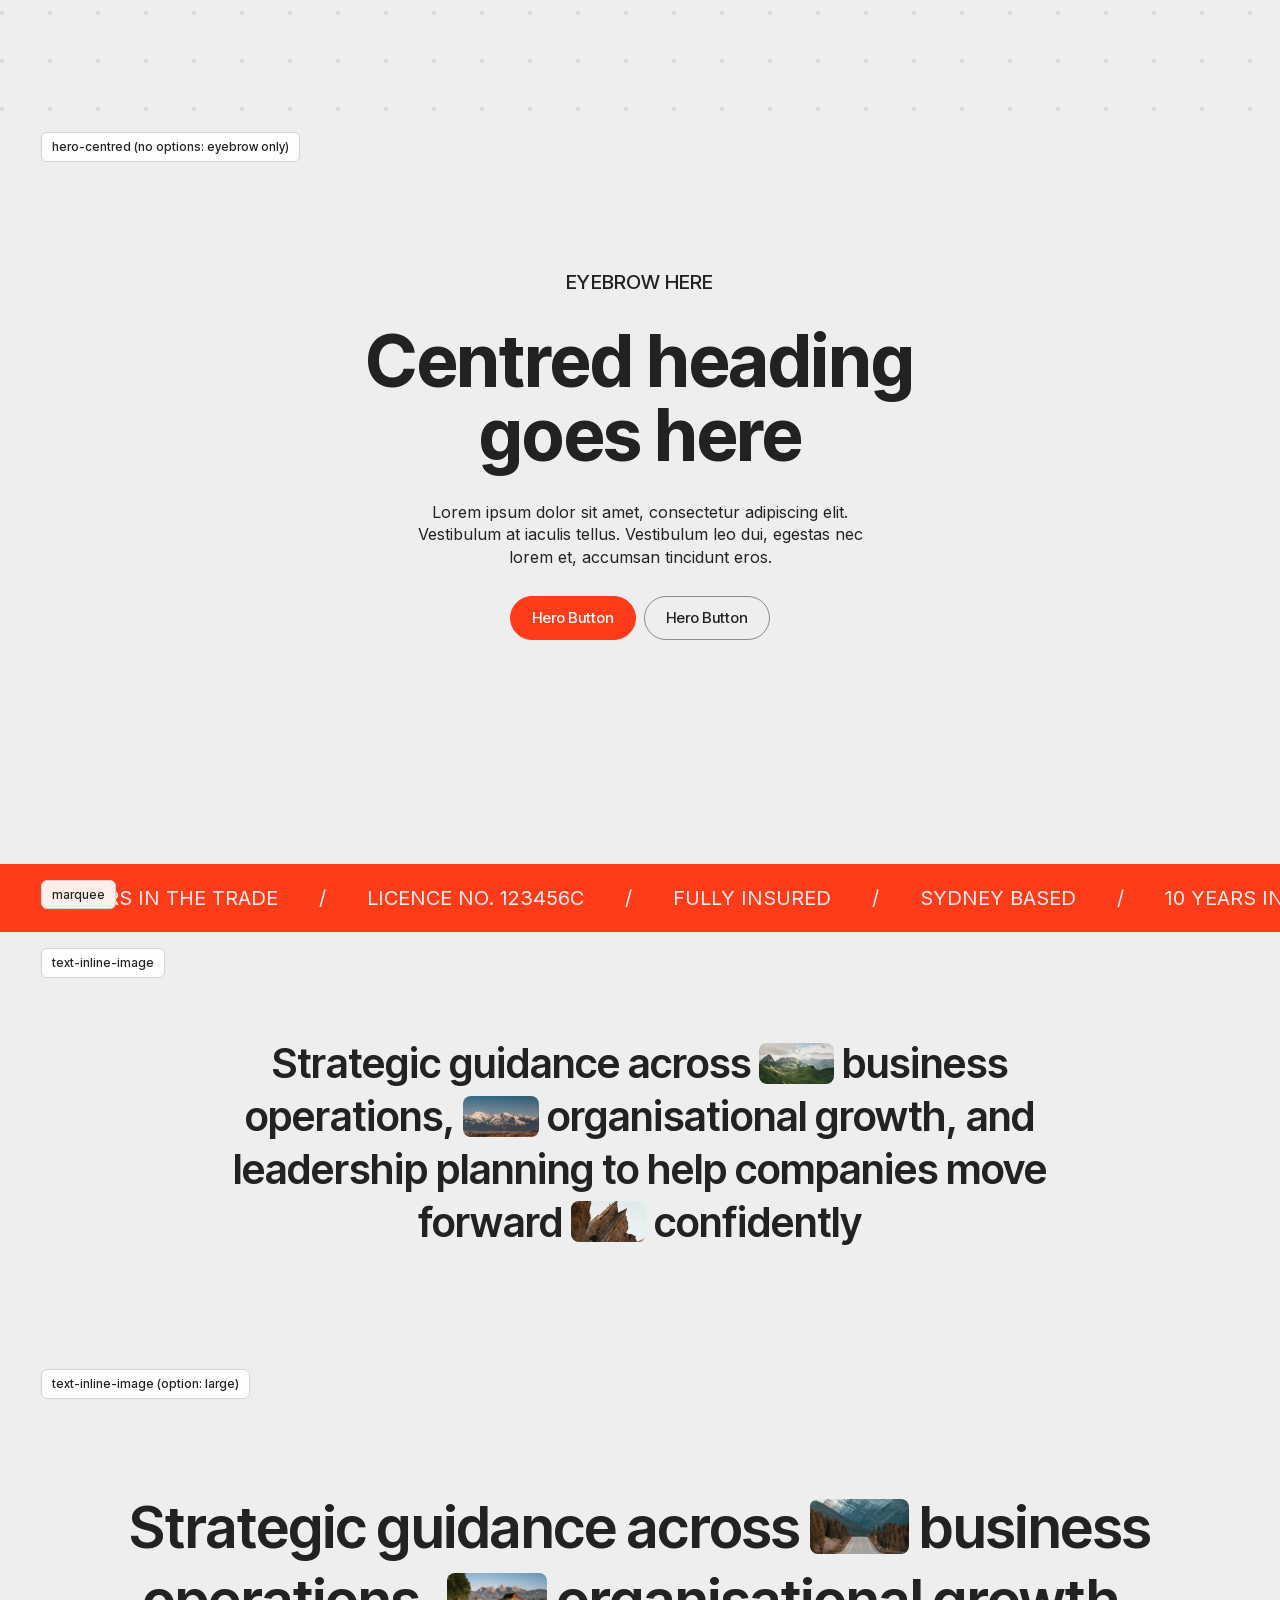
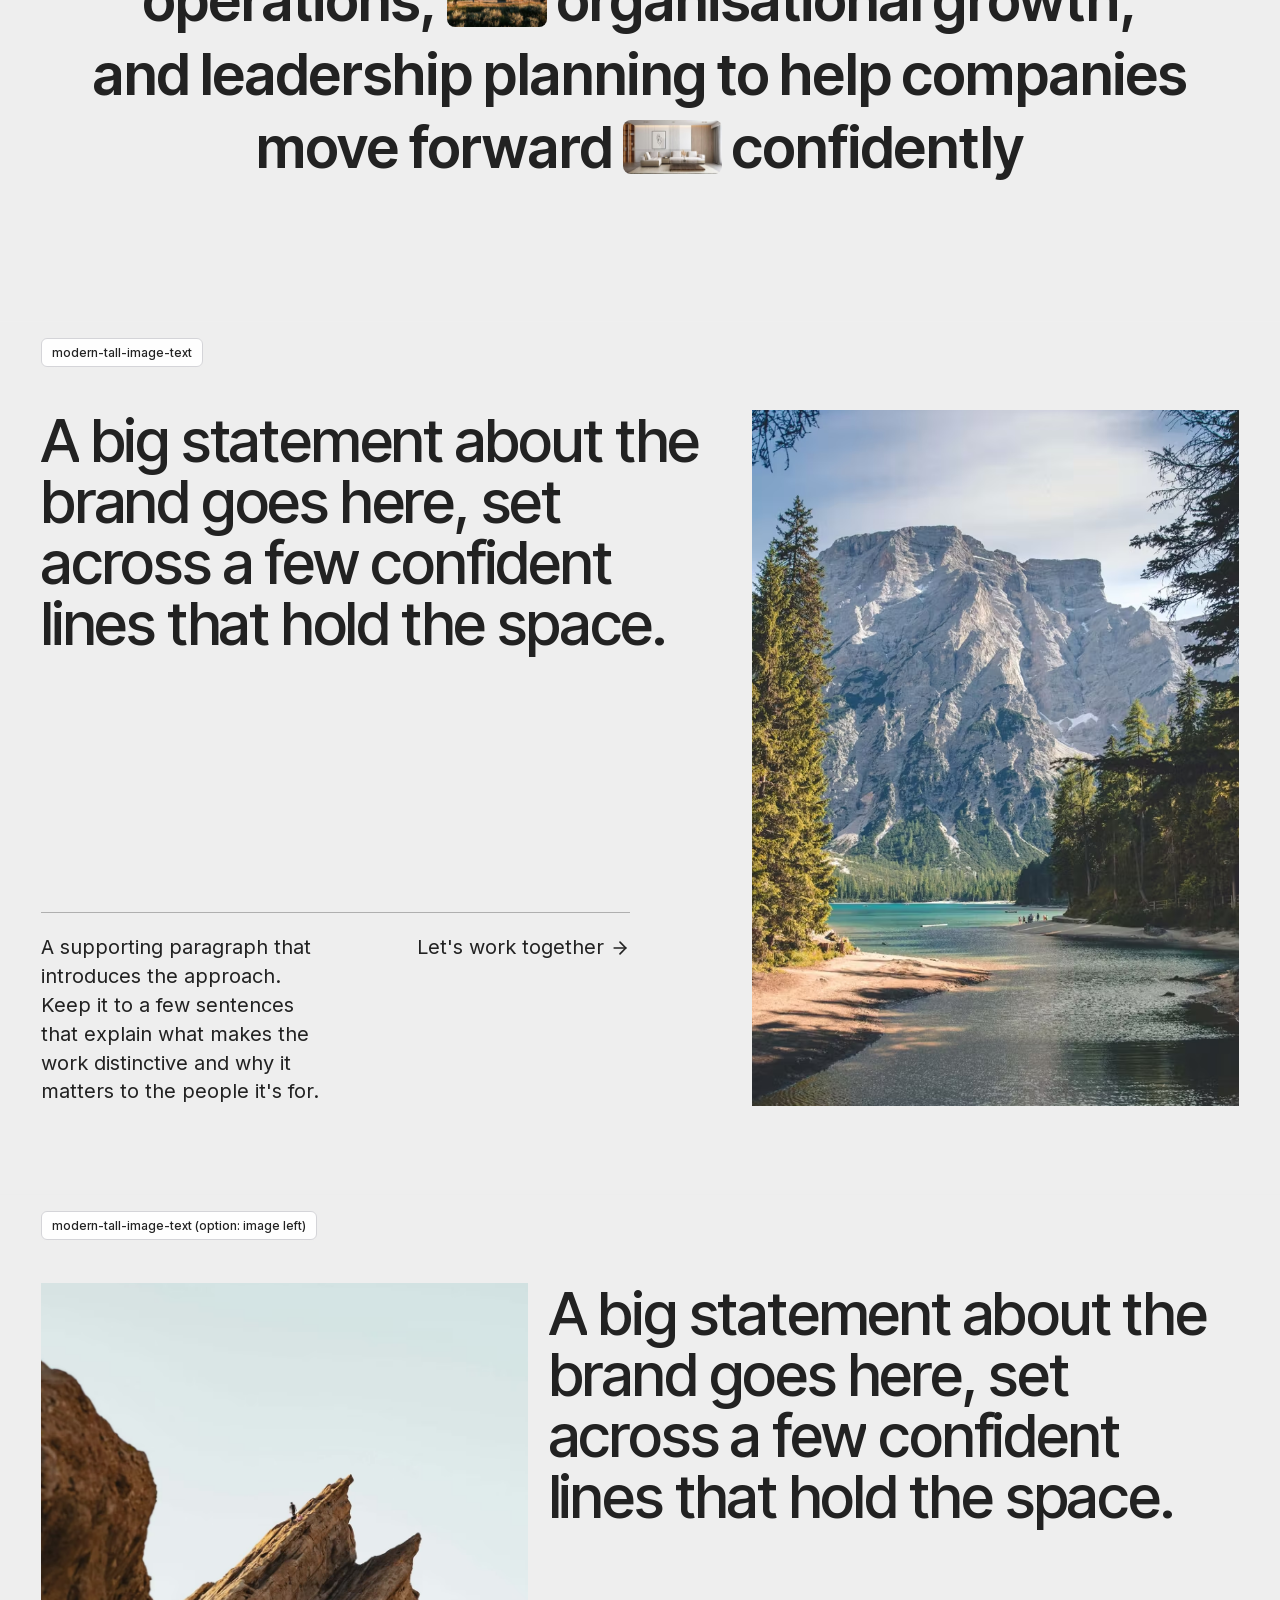
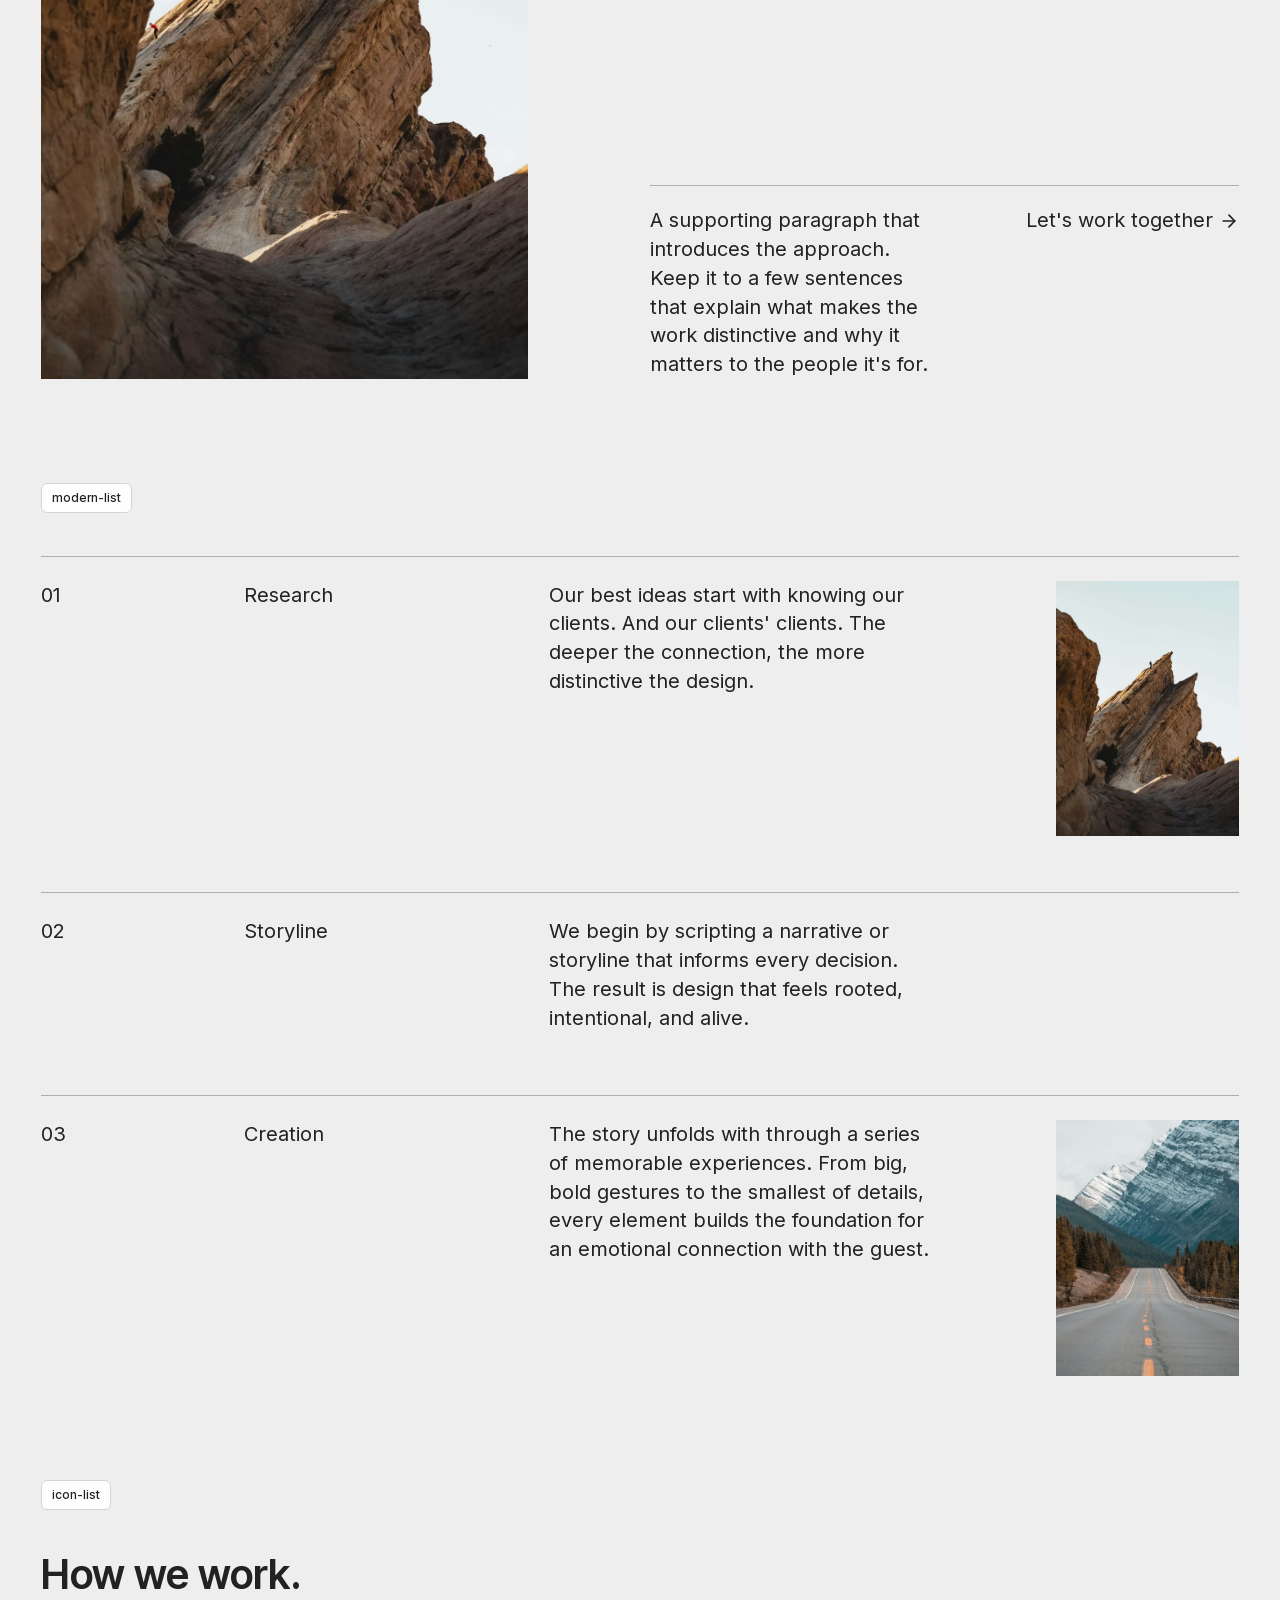
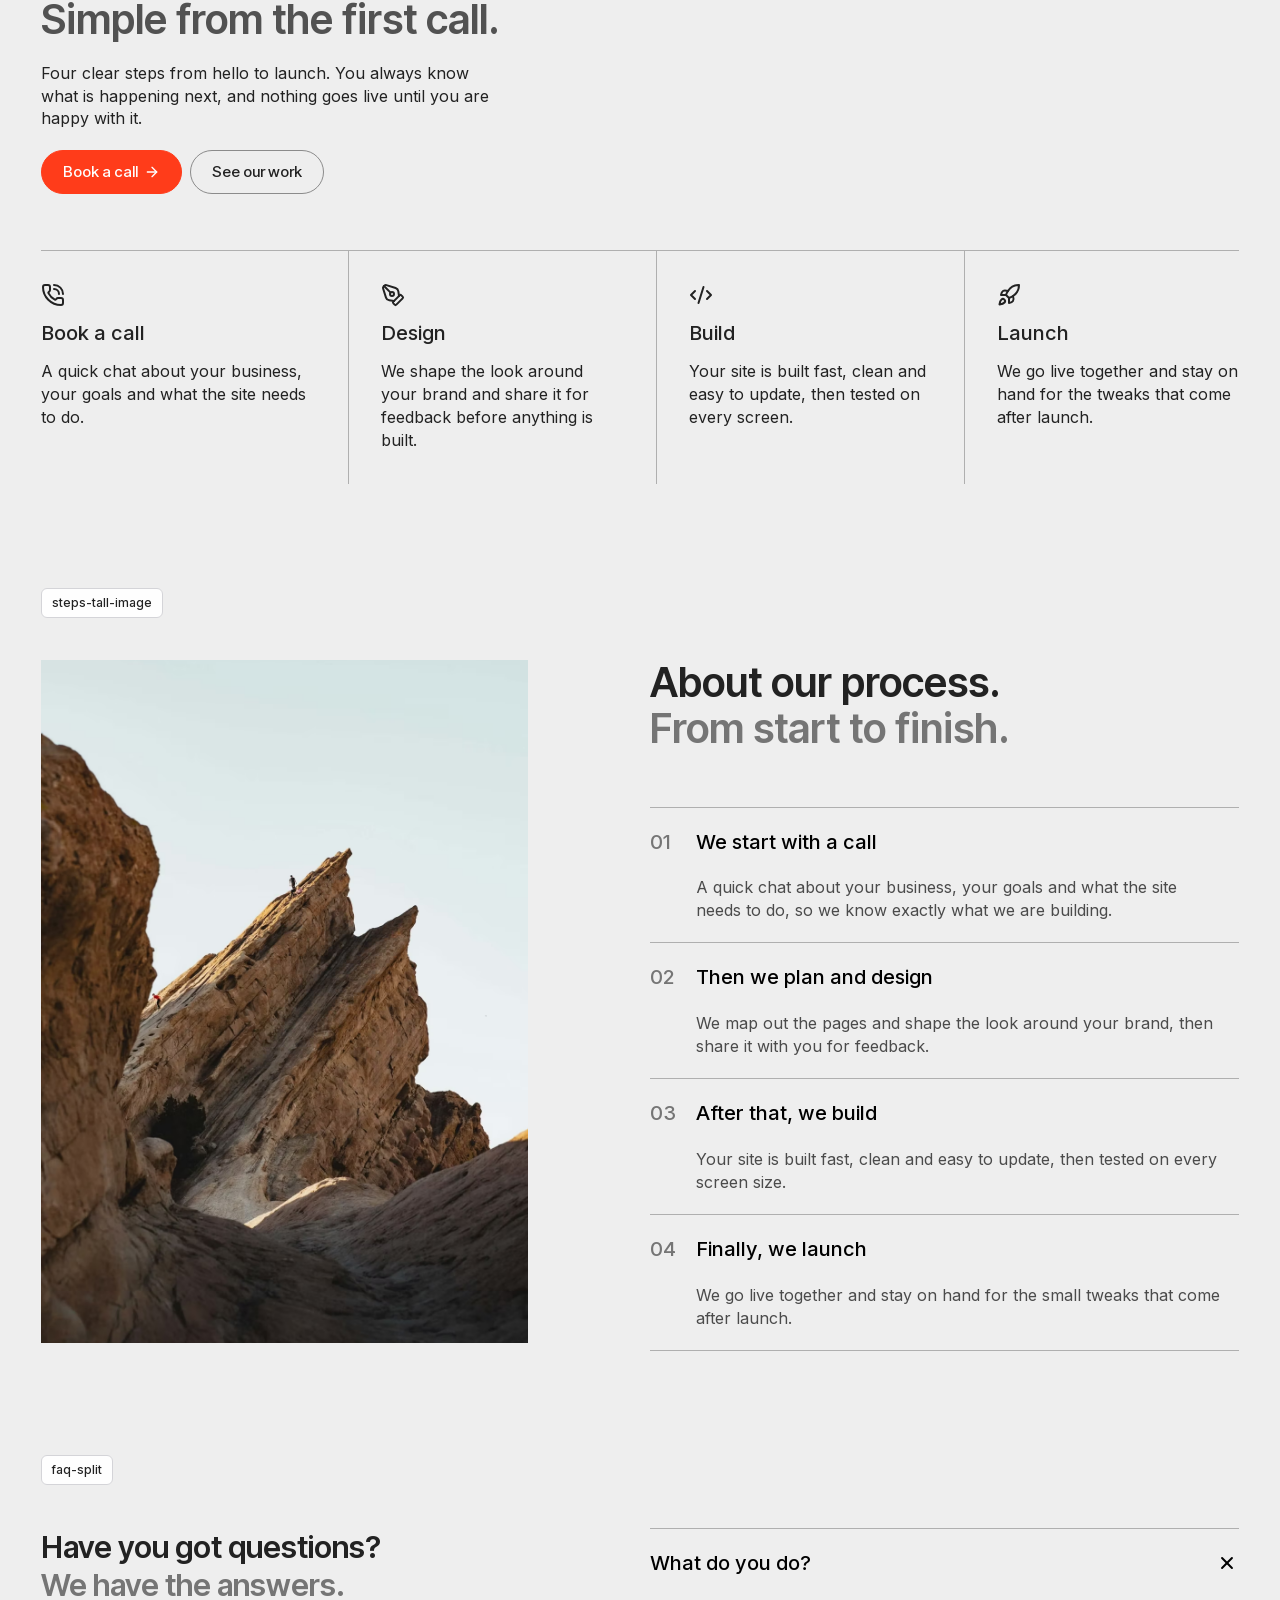
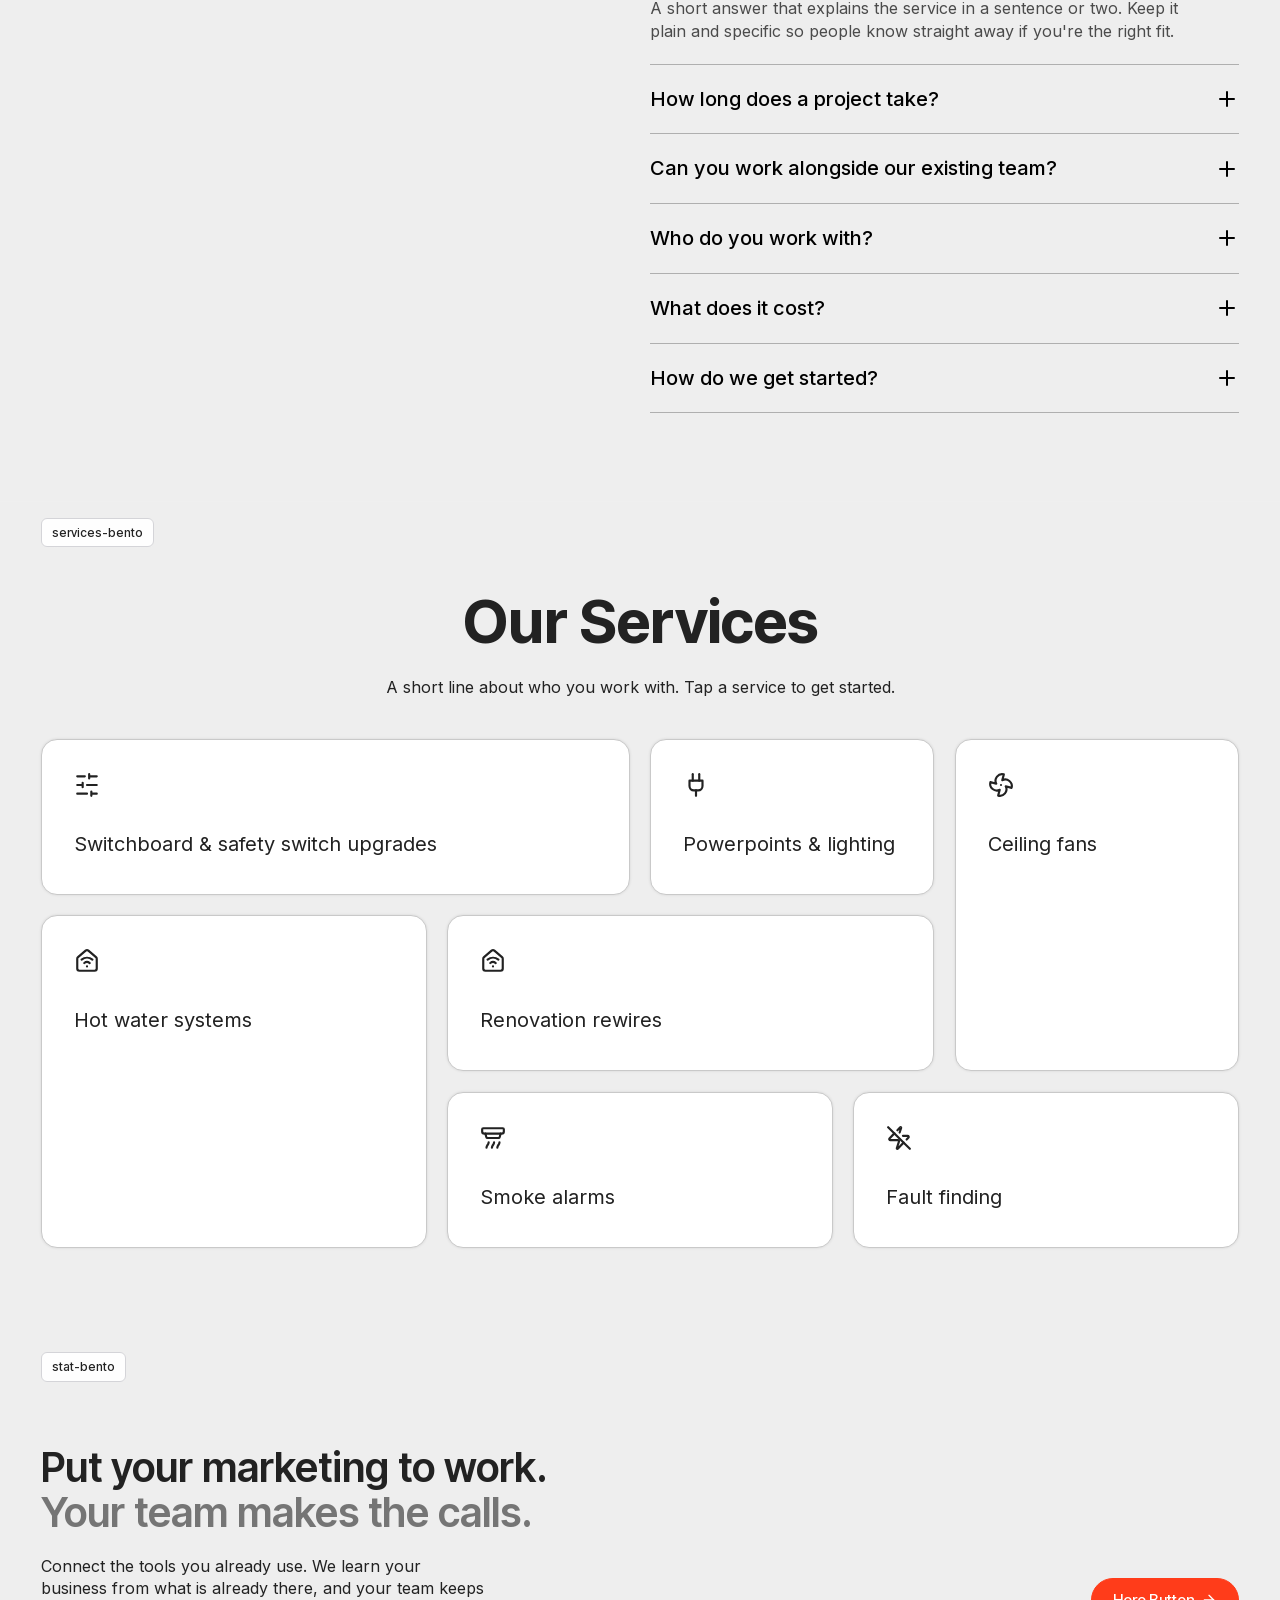
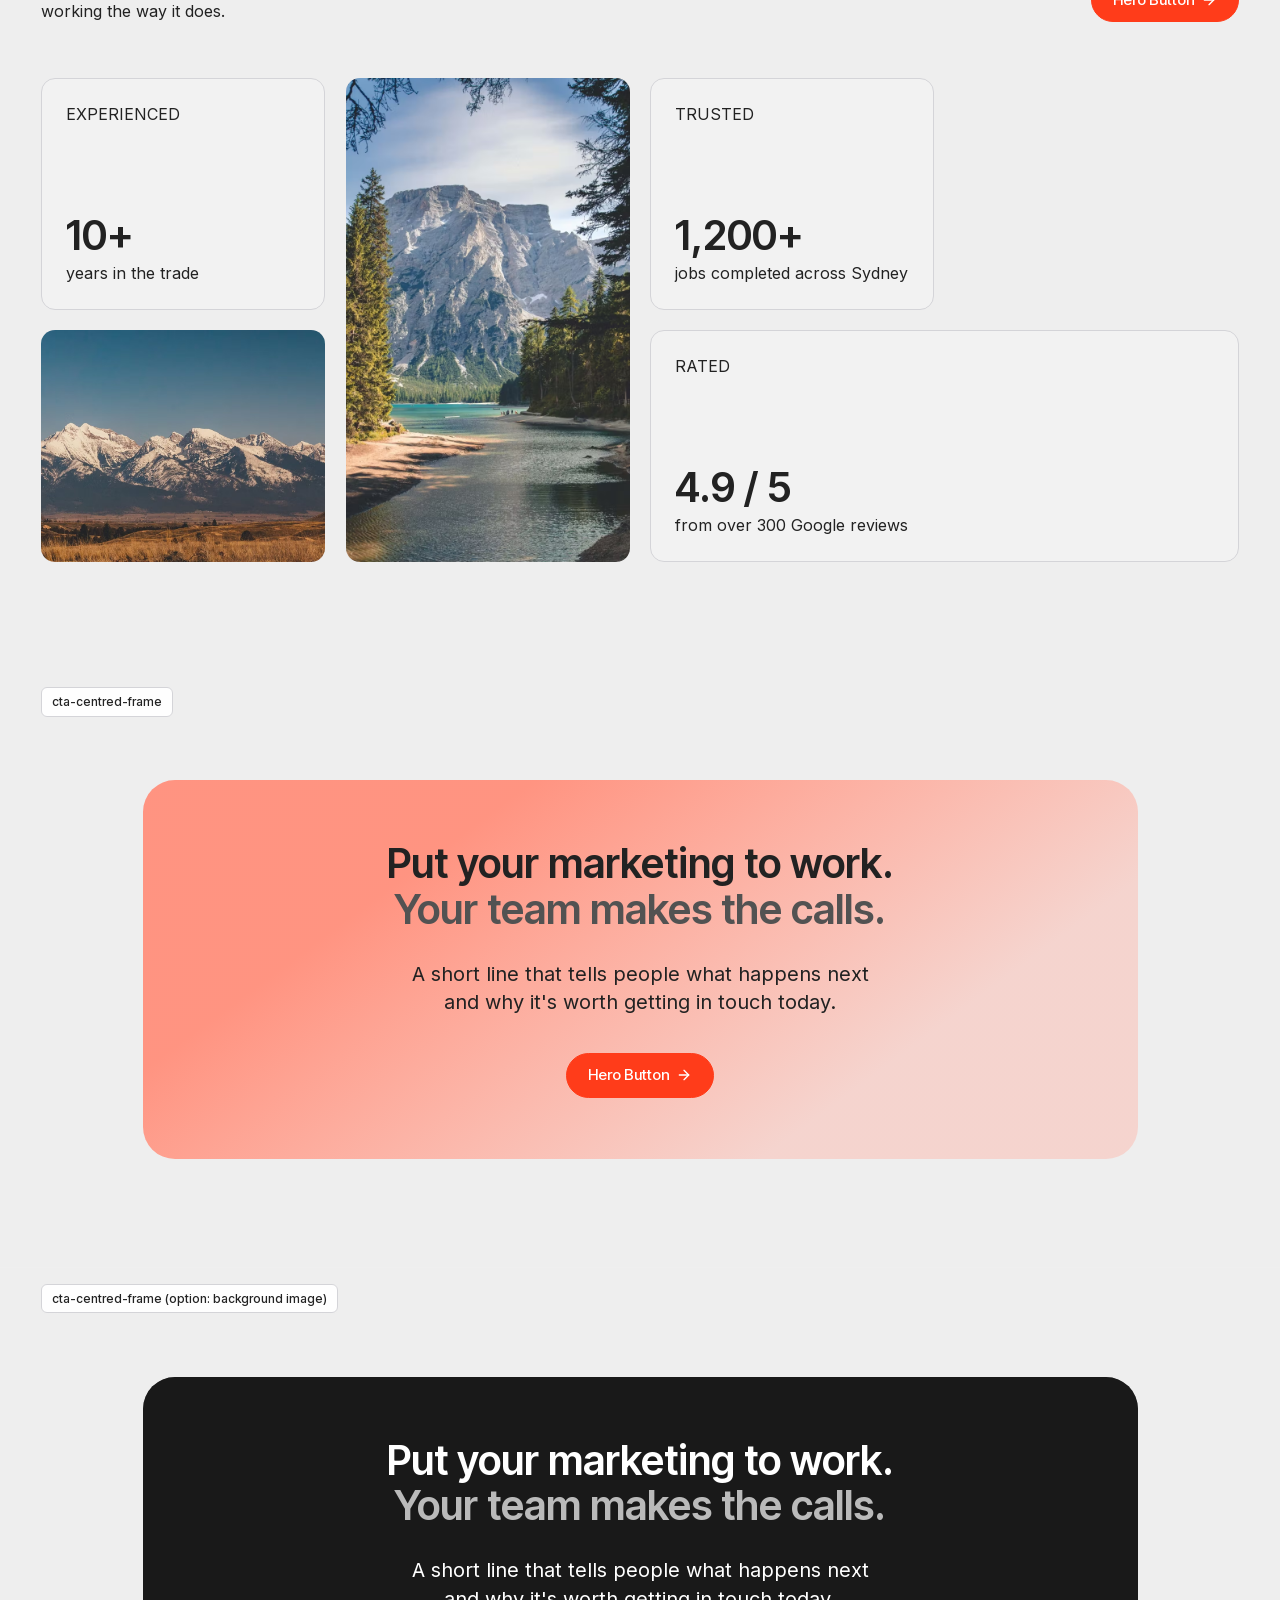
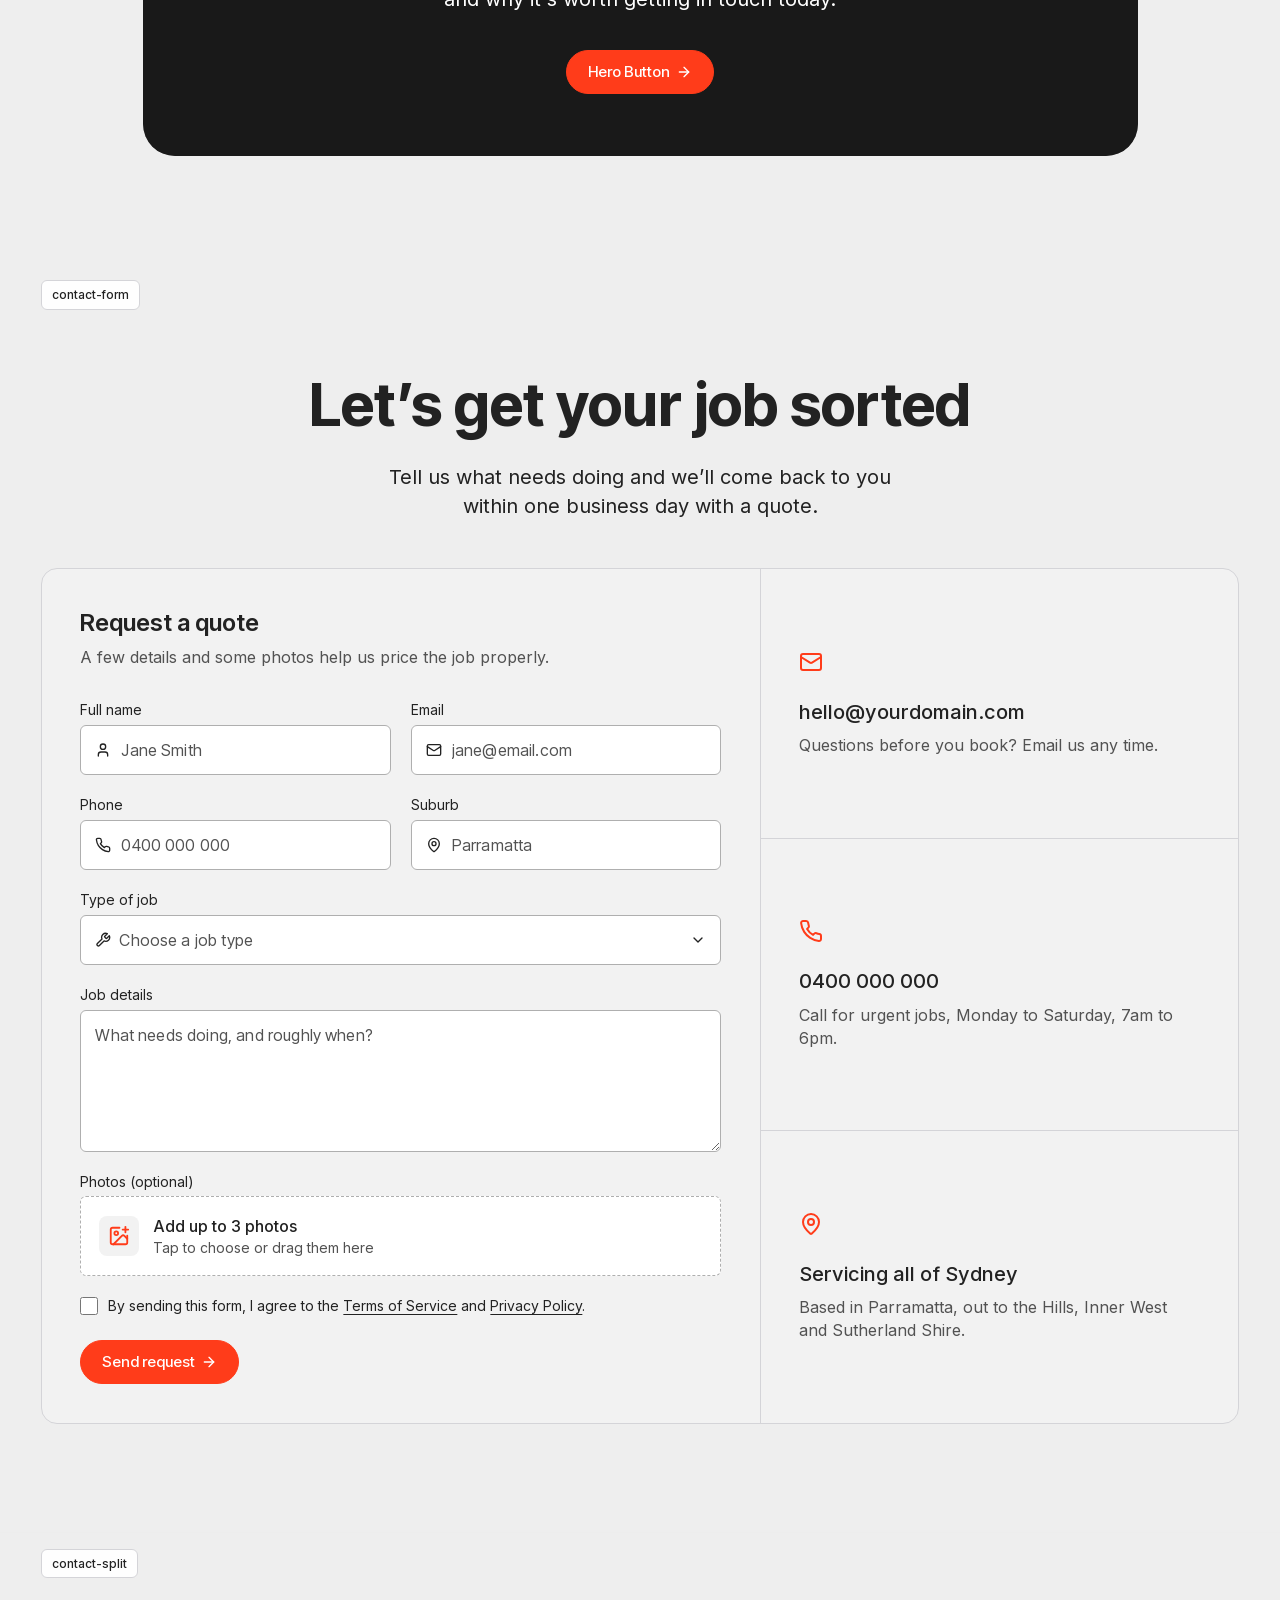
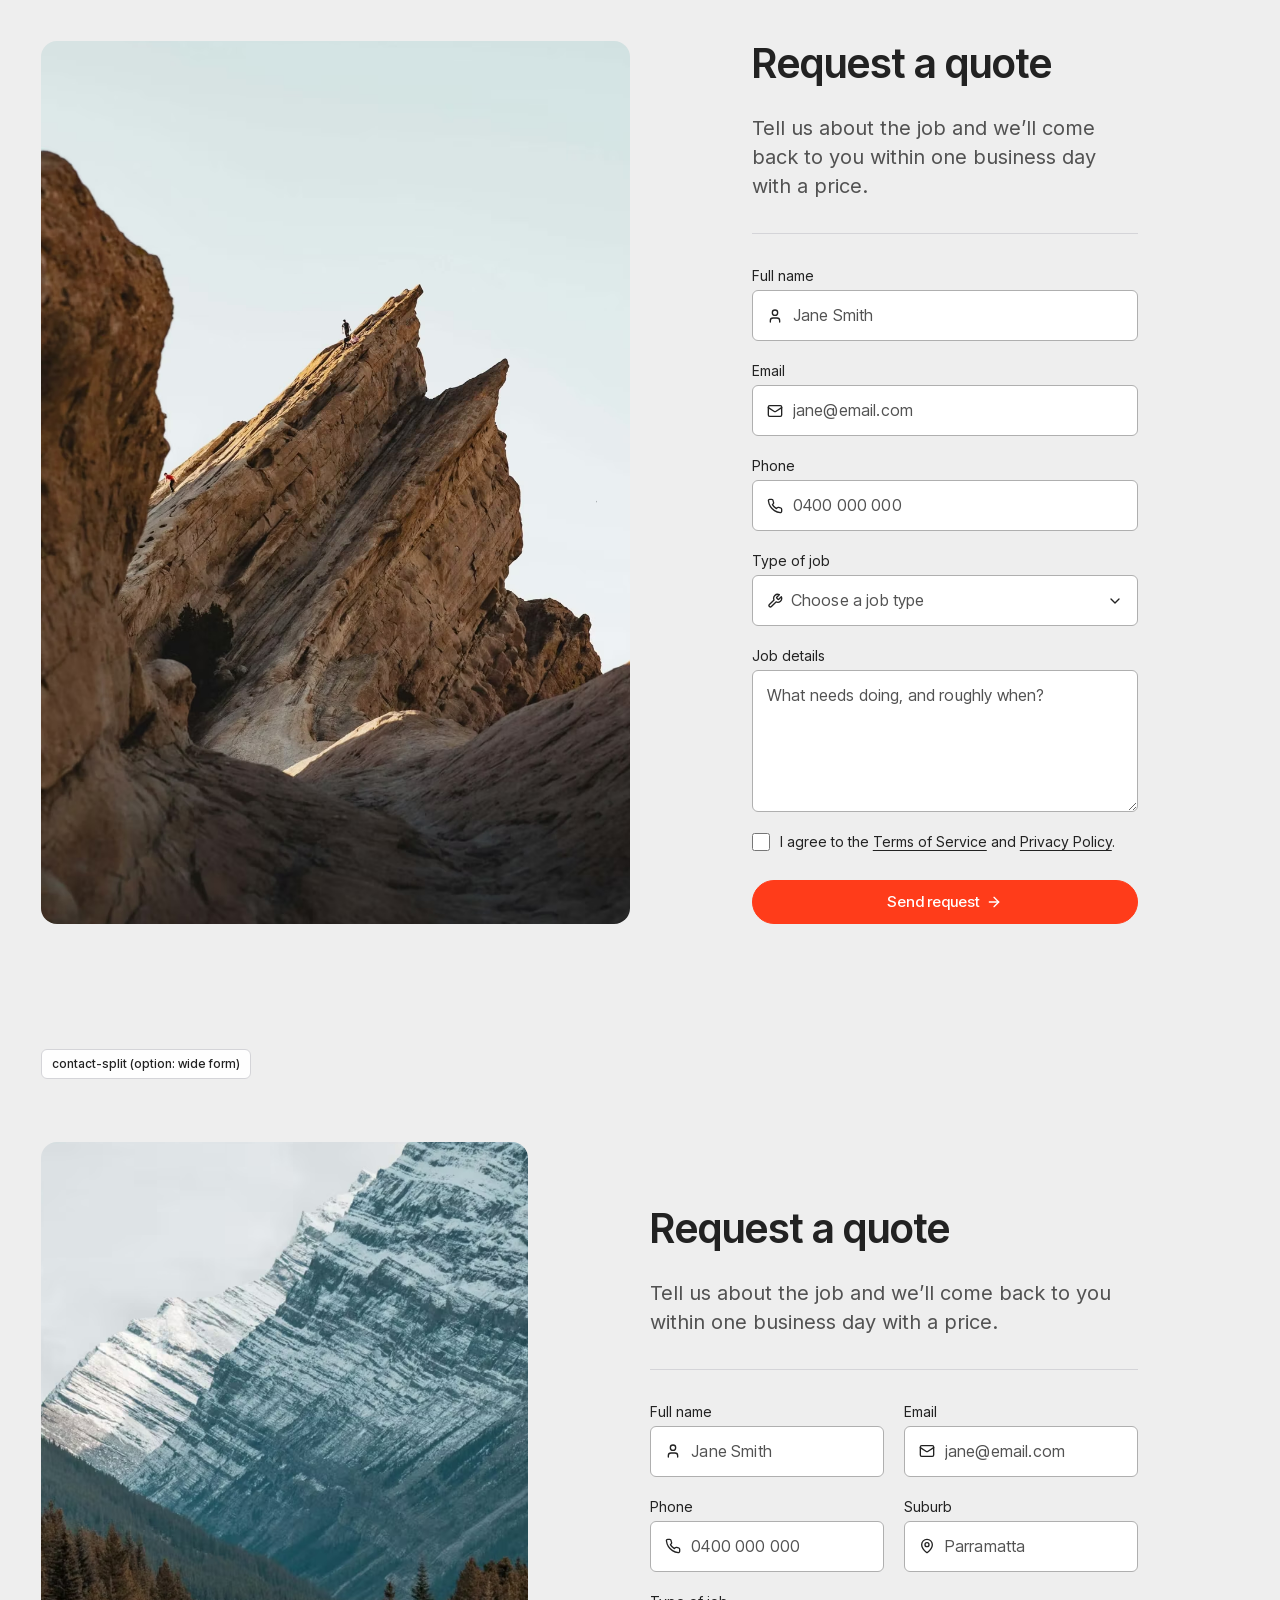
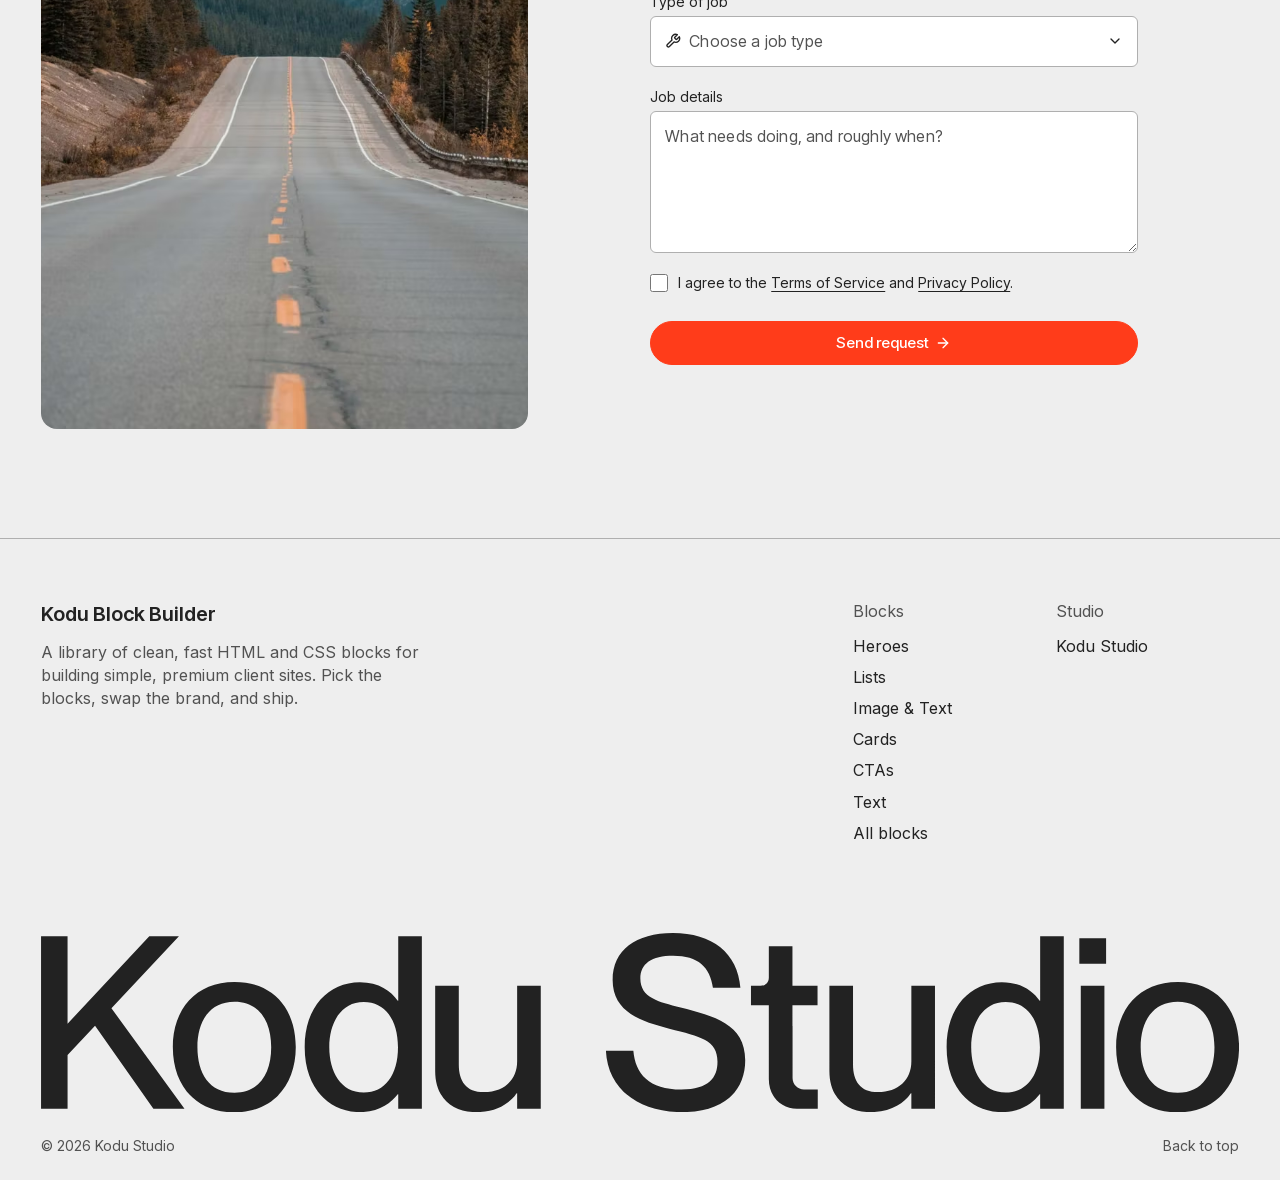
<file: all-blocks.html>
<!doctype html>
<html lang="en-AU">
<head>
  <meta charset="utf-8">
  <script>document.documentElement.classList.add('js')</script>
  <meta name="viewport" content="width=device-width, initial-scale=1">
  <title>All blocks — Kodu Block Builder</title>
  <meta name="description" content="A library of clean, fast HTML and CSS blocks for building simple, premium client sites.">
  <meta property="og:type" content="website">
  <meta property="og:title" content="All blocks — Kodu Block Builder">
  <meta property="og:description" content="A library of clean, fast HTML and CSS blocks for building simple, premium client sites.">
  <meta property="og:url" content="https://kodublockbuilder.vercel.app/all-blocks">
  <meta property="og:image" content="https://kodublockbuilder.vercel.app/assets/shareimage.jpg">
  <meta property="og:image:width" content="1080">
  <meta property="og:image:height" content="1080">
  <meta name="twitter:card" content="summary_large_image">
  <link rel="icon" href="assets/favicon.png" type="image/png">
  <link rel="preload" href="assets/fonts/inter-tight-latin.woff2" as="font" type="font/woff2" crossorigin>
  <link rel="preload" href="assets/fonts/inter-latin.woff2" as="font" type="font/woff2" crossorigin>
  <link rel="stylesheet" href="css/base.css">
  <link rel="stylesheet" href="css/blocks/header.css">
  <link rel="stylesheet" href="css/blocks/menu.css">
  <link rel="stylesheet" href="css/blocks/footer.css">
  <link rel="stylesheet" href="css/blocks/hero-full-image.css">
  <link rel="stylesheet" href="css/blocks/hero-centred.css">
  <link rel="stylesheet" href="css/blocks/marquee.css">
  <link rel="stylesheet" href="css/blocks/text-inline-image.css">
  <link rel="stylesheet" href="css/blocks/modern/tall-image-text.css">
  <link rel="stylesheet" href="css/blocks/modern/list.css">
  <link rel="stylesheet" href="css/blocks/icon-list.css">
  <link rel="stylesheet" href="css/blocks/steps-tall-image.css">
  <link rel="stylesheet" href="css/blocks/faq-split.css">
  <link rel="stylesheet" href="css/blocks/services-bento.css">
  <link rel="stylesheet" href="css/blocks/stat-bento.css">
  <link rel="stylesheet" href="css/blocks/cta-centred-frame.css">
  <link rel="stylesheet" href="css/blocks/fields.css">
  <link rel="stylesheet" href="css/blocks/contact-form.css">
  <link rel="stylesheet" href="css/blocks/contact-split.css">
  <link rel="stylesheet" href="css/all-blocks.css">
  <script src="js/components.js"></script>
  <script src="js/vendor/lenis.min.js" defer></script>
  <script type="module" src="js/smooth-scroll.js"></script>
  <script type="module" src="js/roll.js"></script>
  <script type="module" src="js/menu.js"></script>
  <script type="module" src="js/header.js"></script>
  <script type="module" src="js/reveal.js"></script>
  <script type="module" src="js/contact-form.js"></script>
  <script type="module" src="js/faq.js"></script>
  <script type="module" src="js/parallax.js"></script>
  <script type="module" src="js/dots.js"></script>
  <script type="module" src="js/marquee.js"></script>
  <script type="module" src="js/block-labels.js"></script>
</head>
<body>

<!-- BLOCK: header + mobile menu (js/components.js) -->
<site-header></site-header>

<main>

  <!-- ===== Heroes ===== -->

  <!-- BLOCK: hero-full-image (option: CTA card) -->
  <section class="hero-full-image">
    <img class="hero-full-image__bg" src="assets/images/hero-room.avif" srcset="assets/images/hero-room-1200.avif 1200w, assets/images/hero-room.avif 1920w" sizes="100vw" alt="" width="1920" height="1364" fetchpriority="high">
    <div class="container grid hero-full-image__inner">
      <div class="hero-full-image__content" data-reveal-stagger>
        <h1 class="hero-full-image__heading" data-reveal-words>Left aligned heading goes here</h1>
        <p class="hero-full-image__text">Connect the tools you already use. We learn your business from what is already there, and your team keeps working the way it does.</p>
        <div class="hero-full-image__actions">
          <a class="btn btn--44 btn--pill" href="#">Hero Button <svg width="16" height="16" viewBox="0 0 24 24" fill="none" stroke="currentColor" stroke-width="2" stroke-linecap="round" stroke-linejoin="round" aria-hidden="true"><path d="M5 12h14"/><path d="m12 5 7 7-7 7"/></svg></a>
          <a class="btn btn--44 btn--pill btn--light" href="#">Hero Button</a>
        </div>
      </div>
      <a class="hero-full-image__card" href="#" data-reveal>
        <div class="hero-full-image__card-media">
          <img src="assets/images/hero-card.avif" alt="Electrician on site" width="500" height="750">
        </div>
        <div class="hero-full-image__card-body">
          <p class="hero-full-image__card-label">Get in touch</p>
          <div class="hero-full-image__card-row">
            <p class="hero-full-image__card-title">Book in a quote today</p>
            <svg width="24" height="24" viewBox="0 0 24 24" fill="none" stroke="currentColor" stroke-width="2" stroke-linecap="round" stroke-linejoin="round" aria-hidden="true"><path d="M7 7h10v10"/><path d="M7 17 17 7"/></svg><!-- Lucide arrow-up-right -->
          </div>
        </div>
      </a>
    </div>
  </section>

  <!-- BLOCK: hero-centred (options: data-dots, photo circles) -->
  <section class="hero-centred" data-dots>
    <div class="container hero-centred__inner" data-reveal-stagger>
      <ul class="hero-centred__faces" aria-label="Our work">
        <li><img src="assets/images/hero-face-1.avif" alt="Wiring at the bench" width="240" height="240"></li>
        <li><img src="assets/images/hero-face-2.avif" alt="Electrician on site" width="240" height="240"></li>
        <li><img src="assets/images/hero-face-3.avif" alt="Testing a switchboard" width="240" height="240"></li>
      </ul>
      <h2 class="heading-xl hero-centred__heading" data-reveal-words>Centred heading goes here</h2>
      <p class="hero-centred__text">Lorem ipsum dolor sit amet, consectetur adipiscing elit. Vestibulum at iaculis tellus. Vestibulum leo dui, egestas nec lorem et, accumsan tincidunt eros.</p>
      <div class="hero-centred__actions">
        <a class="btn btn--44 btn--pill" href="#">Hero Button</a>
        <a class="btn btn--44 btn--pill btn--outline" href="#">Hero Button</a>
      </div>
    </div>
  </section>

  <!-- BLOCK: hero-centred (no options: eyebrow only) -->
  <section class="hero-centred">
    <div class="container hero-centred__inner" data-reveal-stagger>
      <p class="eyebrow hero-centred__eyebrow">Eyebrow here</p>
      <h2 class="heading-xl hero-centred__heading" data-reveal-words>Centred heading goes here</h2>
      <p class="hero-centred__text">Lorem ipsum dolor sit amet, consectetur adipiscing elit. Vestibulum at iaculis tellus. Vestibulum leo dui, egestas nec lorem et, accumsan tincidunt eros.</p>
      <div class="hero-centred__actions">
        <a class="btn btn--44 btn--pill" href="#">Hero Button</a>
        <a class="btn btn--44 btn--pill btn--outline" href="#">Hero Button</a>
      </div>
    </div>
  </section>

  <!-- ===== Marquee ===== -->

  <!-- BLOCK: marquee -->
  <div class="marquee" data-marquee>
    <div class="marquee__track">
      <ul class="marquee__group"><li>10 years in the trade</li><li aria-hidden="true">/</li><li>Licence no. 123456C</li><li aria-hidden="true">/</li><li>Fully insured</li><li aria-hidden="true">/</li><li>Sydney based</li><li aria-hidden="true">/</li></ul>
    </div>
  </div>

  <!-- ===== Text ===== -->

  <!-- BLOCK: text-inline-image -->
  <section class="text-inline-image">
    <div class="container">
      <p class="text-inline-image__text" data-reveal-lines>Strategic guidance across <img src="assets/images/inline-hills.avif" alt="" width="472" height="256" loading="lazy"> business operations, <img src="assets/images/inline-mountain.avif" alt="" width="472" height="256" loading="lazy"> organisational growth, and leadership planning to help companies move forward <img src="assets/images/inline-rock.avif" alt="" width="472" height="256" loading="lazy"> confidently</p>
    </div>
  </section>

  <!-- BLOCK: text-inline-image (option: large) -->
  <section class="text-inline-image text-inline-image--large">
    <div class="container">
      <p class="text-inline-image__text" data-reveal-lines>Strategic guidance across <img src="assets/images/inline-road.avif" alt="" width="472" height="256" loading="lazy"> business operations, <img src="assets/images/inline-house.avif" alt="" width="472" height="256" loading="lazy"> organisational growth, and leadership planning to help companies move forward <img src="assets/images/inline-room.avif" alt="" width="472" height="256" loading="lazy"> confidently</p>
    </div>
  </section>

  <!-- ===== Image & Text ===== -->

  <!-- BLOCK: modern-tall-image-text -->
  <section class="container grid modern-tall-image-text">
    <div class="modern-tall-image-text__content">
      <h2 class="modern-tall-image-text__heading" data-reveal-words>A big statement about the brand goes here, set across a few confident lines that hold the space.</h2>
      <div class="text-lg modern-tall-image-text__footer" data-reveal>
        <p class="modern-tall-image-text__text">A supporting paragraph that introduces the approach. Keep it to a few sentences that explain what makes the work distinctive and why it matters to the people it's for.</p>
        <a class="modern-tall-image-text__link" href="#">
          <span data-roll>Let's work together</span>
          <svg width="20" height="20" viewBox="0 0 24 24" fill="none" stroke="currentColor" stroke-width="2" stroke-linecap="round" stroke-linejoin="round" aria-hidden="true"><path d="M5 12h14"/><path d="m12 5 7 7-7 7"/></svg><!-- Lucide arrow-right -->
        </a>
      </div>
    </div>
    <div class="modern-tall-image-text__media" data-reveal data-parallax>
      <img src="assets/images/mountain-water.avif" alt="Mountain above a lake" width="800" height="1200" loading="lazy" decoding="async">
    </div>
  </section>

  <!-- BLOCK: modern-tall-image-text (option: image left) -->
  <section class="container grid modern-tall-image-text modern-tall-image-text--image-left">
    <div class="modern-tall-image-text__content">
      <h2 class="modern-tall-image-text__heading" data-reveal-words>A big statement about the brand goes here, set across a few confident lines that hold the space.</h2>
      <div class="text-lg modern-tall-image-text__footer" data-reveal>
        <p class="modern-tall-image-text__text">A supporting paragraph that introduces the approach. Keep it to a few sentences that explain what makes the work distinctive and why it matters to the people it's for.</p>
        <a class="modern-tall-image-text__link" href="#">
          <span data-roll>Let's work together</span>
          <svg width="20" height="20" viewBox="0 0 24 24" fill="none" stroke="currentColor" stroke-width="2" stroke-linecap="round" stroke-linejoin="round" aria-hidden="true"><path d="M5 12h14"/><path d="m12 5 7 7-7 7"/></svg><!-- Lucide arrow-right -->
        </a>
      </div>
    </div>
    <div class="modern-tall-image-text__media" data-reveal data-parallax>
      <img src="assets/images/person-on-rock-tall.avif" alt="Person standing on a rock" width="1200" height="1800" loading="lazy" decoding="async">
    </div>
  </section>

  <!-- ===== Lists ===== -->

  <!-- BLOCK: modern-list -->
  <section class="container modern-list">
    <ol class="modern-list__items">
      <li class="grid text-lg modern-list__item" data-reveal>
        <h3 class="modern-list__title">Research</h3>
        <p class="modern-list__text">Our best ideas start with knowing our clients. And our clients' clients. The deeper the connection, the more distinctive the design.</p>
        <div class="modern-list__media" data-parallax>
          <img src="assets/images/person-on-rock.avif" alt="Person standing on a rock" width="1000" height="1500" loading="lazy" decoding="async">
        </div>
      </li>
      <li class="grid text-lg modern-list__item" data-reveal>
        <h3 class="modern-list__title">Storyline</h3>
        <p class="modern-list__text">We begin by scripting a narrative or storyline that informs every decision. The result is design that feels rooted, intentional, and alive.</p>
        <div class="modern-list__media modern-list__media--landscape" data-parallax>
          <img src="assets/images/cattle-in-field.avif" alt="Cattle grazing in a field" width="1200" height="800" loading="lazy" decoding="async">
        </div>
      </li>
      <li class="grid text-lg modern-list__item" data-reveal>
        <h3 class="modern-list__title">Creation</h3>
        <p class="modern-list__text">The story unfolds with through a series of memorable experiences. From big, bold gestures to the smallest of details, every element builds the foundation for an emotional connection with the guest.</p>
        <div class="modern-list__media" data-parallax>
          <img src="assets/images/concrete-road.avif" alt="Concrete road" width="1000" height="1500" loading="lazy" decoding="async">
        </div>
      </li>
    </ol>
  </section>

  <!-- BLOCK: icon-list -->
  <section class="container icon-list">
    <div class="icon-list__head" data-reveal-stagger>
      <h2 class="heading-48">How we work. <span>Simple from the first call.</span></h2>
      <p class="icon-list__text">Four clear steps from hello to launch. You always know what is happening next, and nothing goes live until you are happy with it.</p>
      <div class="icon-list__actions">
        <a class="btn btn--44 btn--pill" href="#">Book a call <svg width="16" height="16" viewBox="0 0 24 24" fill="none" stroke="currentColor" stroke-width="2" stroke-linecap="round" stroke-linejoin="round" aria-hidden="true"><path d="M5 12h14"/><path d="m12 5 7 7-7 7"/></svg></a>
        <a class="btn btn--44 btn--pill btn--outline" href="#">See our work</a>
      </div>
    </div>
    <ul class="icon-list__items" data-reveal-stagger>
      <li class="icon-list__item">
        <svg width="24" height="24" viewBox="0 0 24 24" fill="none" stroke="currentColor" stroke-width="2" stroke-linecap="round" stroke-linejoin="round" aria-hidden="true"><path d="M13 2a9 9 0 0 1 9 9"/><path d="M13 6a5 5 0 0 1 5 5"/><path d="M13.832 16.568a1 1 0 0 0 1.213-.303l.355-.465A2 2 0 0 1 17 15h3a2 2 0 0 1 2 2v3a2 2 0 0 1-2 2A18 18 0 0 1 2 4a2 2 0 0 1 2-2h3a2 2 0 0 1 2 2v3a2 2 0 0 1-.8 1.6l-.468.351a1 1 0 0 0-.292 1.233 14 14 0 0 0 6.392 6.384"/></svg>
        <h3 class="icon-list__title">Book a call</h3>
        <p>A quick chat about your business, your goals and what the site needs to do.</p>
      </li>
      <li class="icon-list__item">
        <svg width="24" height="24" viewBox="0 0 24 24" fill="none" stroke="currentColor" stroke-width="2" stroke-linecap="round" stroke-linejoin="round" aria-hidden="true"><path d="m18 13-.654-4.736a4 4 0 00-2.756-3.266l-9.163-2.9a2 2 0 00-2.017.493l-.82.819a2 2 0 00-.492 2.017l2.9 9.163a4 4 0 003.266 2.756L13 18"/><path d="M18.648 12.352a1.205 1.205 0 011.704 0l1.296 1.296a1.205 1.205 0 010 1.704l-6.296 6.296a1.205 1.205 0 01-1.704 0l-1.296-1.296a1.205 1.205 0 010-1.704z"/><path d="m3 3 6.586 6.586"/><circle cx="11" cy="11" r="2"/></svg>
        <h3 class="icon-list__title">Design</h3>
        <p>We shape the look around your brand and share it for feedback before anything is built.</p>
      </li>
      <li class="icon-list__item">
        <svg width="24" height="24" viewBox="0 0 24 24" fill="none" stroke="currentColor" stroke-width="2" stroke-linecap="round" stroke-linejoin="round" aria-hidden="true"><path d="m18 16 4-4-4-4"/><path d="m6 8-4 4 4 4"/><path d="m14.5 4-5 16"/></svg>
        <h3 class="icon-list__title">Build</h3>
        <p>Your site is built fast, clean and easy to update, then tested on every screen.</p>
      </li>
      <li class="icon-list__item">
        <svg width="24" height="24" viewBox="0 0 24 24" fill="none" stroke="currentColor" stroke-width="2" stroke-linecap="round" stroke-linejoin="round" aria-hidden="true"><path d="M12 15v5s3.03-.55 4-2c1.08-1.62 0-5 0-5"/><path d="M4.5 16.5c-1.5 1.26-2 5-2 5s3.74-.5 5-2c.71-.84.7-2.13-.09-2.91a2.18 2.18 0 0 0-2.91-.09"/><path d="M9 12a22 22 0 0 1 2-3.95A12.88 12.88 0 0 1 22 2c0 2.72-.78 7.5-6 11a22.4 22.4 0 0 1-4 2z"/><path d="M9 12H4s.55-3.03 2-4c1.62-1.08 5 .05 5 .05"/></svg>
        <h3 class="icon-list__title">Launch</h3>
        <p>We go live together and stay on hand for the tweaks that come after launch.</p>
      </li>
    </ul>
  </section>

  <!-- BLOCK: steps-tall-image -->
  <section class="container grid steps-tall-image">
    <div class="steps-tall-image__media" data-parallax>
      <img src="assets/images/person-on-rock-tall.avif" alt="Person standing on a rock" width="1200" height="1800" loading="lazy" decoding="async">
    </div>
    <div class="steps-tall-image__content">
      <h2 class="heading-48" data-reveal>About our process. <span>From start to finish.</span></h2>
      <ol class="steps-tall-image__list" data-reveal-stagger>
        <li class="steps-tall-image__step">
          <h3 class="steps-tall-image__title">We start with a call</h3>
          <p class="steps-tall-image__text">A quick chat about your business, your goals and what the site needs to do, so we know exactly what we are building.</p>
        </li>
        <li class="steps-tall-image__step">
          <h3 class="steps-tall-image__title">Then we plan and design</h3>
          <p class="steps-tall-image__text">We map out the pages and shape the look around your brand, then share it with you for feedback.</p>
        </li>
        <li class="steps-tall-image__step">
          <h3 class="steps-tall-image__title">After that, we build</h3>
          <p class="steps-tall-image__text">Your site is built fast, clean and easy to update, then tested on every screen size.</p>
        </li>
        <li class="steps-tall-image__step">
          <h3 class="steps-tall-image__title">Finally, we launch</h3>
          <p class="steps-tall-image__text">We go live together and stay on hand for the small tweaks that come after launch.</p>
        </li>
      </ol>
    </div>
  </section>

  <!-- BLOCK: faq-split -->
  <section class="container grid faq-split">
    <h2 class="faq-split__heading" data-reveal>Have you got questions? <span>We have the answers.</span></h2>
    <div class="faq-split__items" data-reveal-stagger>
      <details class="faq-split__item" name="faq" open>
        <summary class="faq-split__q"><span>What do you do?</span><svg width="24" height="24" viewBox="0 0 24 24" fill="none" stroke="currentColor" stroke-width="2" stroke-linecap="round" stroke-linejoin="round" aria-hidden="true"><path d="M5 12h14"/><path d="M12 5v14"/></svg></summary>
        <p class="faq-split__a">A short answer that explains the service in a sentence or two. Keep it plain and specific so people know straight away if you&#39;re the right fit.</p>
      </details>
      <details class="faq-split__item" name="faq">
        <summary class="faq-split__q"><span>How long does a project take?</span><svg width="24" height="24" viewBox="0 0 24 24" fill="none" stroke="currentColor" stroke-width="2" stroke-linecap="round" stroke-linejoin="round" aria-hidden="true"><path d="M5 12h14"/><path d="M12 5v14"/></svg></summary>
        <p class="faq-split__a">Most projects take a few weeks from kick-off to launch. We&#39;ll give you a clear timeline before anything starts.</p>
      </details>
      <details class="faq-split__item" name="faq">
        <summary class="faq-split__q"><span>Can you work alongside our existing team?</span><svg width="24" height="24" viewBox="0 0 24 24" fill="none" stroke="currentColor" stroke-width="2" stroke-linecap="round" stroke-linejoin="round" aria-hidden="true"><path d="M5 12h14"/><path d="M12 5v14"/></svg></summary>
        <p class="faq-split__a">Yes. We can lead the work or slot in beside your team, whichever suits how you already work.</p>
      </details>
      <details class="faq-split__item" name="faq">
        <summary class="faq-split__q"><span>Who do you work with?</span><svg width="24" height="24" viewBox="0 0 24 24" fill="none" stroke="currentColor" stroke-width="2" stroke-linecap="round" stroke-linejoin="round" aria-hidden="true"><path d="M5 12h14"/><path d="M12 5v14"/></svg></summary>
        <p class="faq-split__a">Small and growing businesses that want a site that looks premium and is easy to keep up to date.</p>
      </details>
      <details class="faq-split__item" name="faq">
        <summary class="faq-split__q"><span>What does it cost?</span><svg width="24" height="24" viewBox="0 0 24 24" fill="none" stroke="currentColor" stroke-width="2" stroke-linecap="round" stroke-linejoin="round" aria-hidden="true"><path d="M5 12h14"/><path d="M12 5v14"/></svg></summary>
        <p class="faq-split__a">Pricing depends on the scope. Most projects fall into a few set packages, and we&#39;ll quote a fixed price up front.</p>
      </details>
      <details class="faq-split__item" name="faq">
        <summary class="faq-split__q"><span>How do we get started?</span><svg width="24" height="24" viewBox="0 0 24 24" fill="none" stroke="currentColor" stroke-width="2" stroke-linecap="round" stroke-linejoin="round" aria-hidden="true"><path d="M5 12h14"/><path d="M12 5v14"/></svg></summary>
        <p class="faq-split__a">Get in touch with a little about your business and what you need. We&#39;ll come back within a day to book a quick call.</p>
      </details>
    </div>
  </section>

  <!-- ===== Cards ===== -->

  <!-- BLOCK: services-bento -->
  <section class="container services-bento">
    <div class="services-bento__head" data-reveal>
      <h2 class="heading-lg">Our Services</h2>
      <p class="services-bento__lede">A short line about who you work with. Tap a service to get started.</p>
    </div>
    <div class="grid services-bento__grid" data-reveal-stagger>
        <a class="services-bento__card" href="#">
          <svg class="services-bento__icon" width="26" height="26" viewBox="0 0 24 24" fill="none" stroke="currentColor" stroke-width="2" stroke-linecap="round" stroke-linejoin="round" aria-hidden="true"><path d="M21 4h-7M10 4H3M21 12h-9M8 12H3M21 20h-5M12 20H3M14 2v4M8 10v4M16 18v4"/></svg>
          <p class="text-lg">Switchboard &amp; safety switch upgrades</p>
          <span class="services-bento__go" aria-hidden="true"><svg width="16" height="16" viewBox="0 0 24 24" fill="none" stroke="currentColor" stroke-width="2" stroke-linecap="round" stroke-linejoin="round"><path d="M5 12h14"/><path d="m12 5 7 7-7 7"/></svg></span>
        </a>
        <a class="services-bento__card" href="#">
          <svg class="services-bento__icon" width="26" height="26" viewBox="0 0 24 24" fill="none" stroke="currentColor" stroke-width="2" stroke-linecap="round" stroke-linejoin="round" aria-hidden="true"><path d="M12 22v-5"/><path d="M9 8V2"/><path d="M15 8V2"/><path d="M18 8v5a4 4 0 0 1-4 4h-4a4 4 0 0 1-4-4V8Z"/></svg>
          <p class="text-lg">Powerpoints &amp; lighting</p>
          <span class="services-bento__go" aria-hidden="true"><svg width="16" height="16" viewBox="0 0 24 24" fill="none" stroke="currentColor" stroke-width="2" stroke-linecap="round" stroke-linejoin="round"><path d="M5 12h14"/><path d="m12 5 7 7-7 7"/></svg></span>
        </a>
        <a class="services-bento__card" href="#">
          <svg class="services-bento__icon" width="26" height="26" viewBox="0 0 24 24" fill="none" stroke="currentColor" stroke-width="2" stroke-linecap="round" stroke-linejoin="round" aria-hidden="true"><path d="M10.827 16.379a6.082 6.082 0 0 1-8.618-7.002l5.412 1.45a6.082 6.082 0 0 1 7.002-8.618l-1.45 5.412a6.082 6.082 0 0 1 8.618 7.002l-5.412-1.45a6.082 6.082 0 0 1-7.002 8.618l1.45-5.412Z"/><path d="M12 12v.01"/></svg>
          <p class="text-lg">Ceiling fans</p>
          <span class="services-bento__go" aria-hidden="true"><svg width="16" height="16" viewBox="0 0 24 24" fill="none" stroke="currentColor" stroke-width="2" stroke-linecap="round" stroke-linejoin="round"><path d="M5 12h14"/><path d="m12 5 7 7-7 7"/></svg></span>
        </a>
        <a class="services-bento__card" href="#">
          <svg class="services-bento__icon" width="26" height="26" viewBox="0 0 24 24" fill="none" stroke="currentColor" stroke-width="2" stroke-linecap="round" stroke-linejoin="round" aria-hidden="true"><path d="M9.5 13.866a4 4 0 0 1 5 .01"/><path d="M12 17h.01"/><path d="M3 10a2 2 0 0 1 .709-1.528l7-6a2 2 0 0 1 2.582 0l7 6A2 2 0 0 1 21 10v9a2 2 0 0 1-2 2H5a2 2 0 0 1-2-2z"/><path d="M7 10.754a8 8 0 0 1 10 0"/></svg>
          <p class="text-lg">Hot water systems</p>
          <span class="services-bento__go" aria-hidden="true"><svg width="16" height="16" viewBox="0 0 24 24" fill="none" stroke="currentColor" stroke-width="2" stroke-linecap="round" stroke-linejoin="round"><path d="M5 12h14"/><path d="m12 5 7 7-7 7"/></svg></span>
        </a>
        <a class="services-bento__card" href="#">
          <svg class="services-bento__icon" width="26" height="26" viewBox="0 0 24 24" fill="none" stroke="currentColor" stroke-width="2" stroke-linecap="round" stroke-linejoin="round" aria-hidden="true"><path d="M9.5 13.866a4 4 0 0 1 5 .01"/><path d="M12 17h.01"/><path d="M3 10a2 2 0 0 1 .709-1.528l7-6a2 2 0 0 1 2.582 0l7 6A2 2 0 0 1 21 10v9a2 2 0 0 1-2 2H5a2 2 0 0 1-2-2z"/><path d="M7 10.754a8 8 0 0 1 10 0"/></svg>
          <p class="text-lg">Renovation rewires</p>
          <span class="services-bento__go" aria-hidden="true"><svg width="16" height="16" viewBox="0 0 24 24" fill="none" stroke="currentColor" stroke-width="2" stroke-linecap="round" stroke-linejoin="round"><path d="M5 12h14"/><path d="m12 5 7 7-7 7"/></svg></span>
        </a>
        <a class="services-bento__card" href="#">
          <svg class="services-bento__icon" width="26" height="26" viewBox="0 0 24 24" fill="none" stroke="currentColor" stroke-width="2" stroke-linecap="round" stroke-linejoin="round" aria-hidden="true"><path d="M11 21c0-2.5 2-2.5 2-5"/><path d="M16 21c0-2.5 2-2.5 2-5"/><path d="m19 8-.8 3a1.25 1.25 0 0 1-1.2 1H7a1.25 1.25 0 0 1-1.2-1L5 8"/><path d="M21 3a1 1 0 0 1 1 1v2a2 2 0 0 1-2 2H4a2 2 0 0 1-2-2V4a1 1 0 0 1 1-1z"/><path d="M6 21c0-2.5 2-2.5 2-5"/></svg>
          <p class="text-lg">Smoke alarms</p>
          <span class="services-bento__go" aria-hidden="true"><svg width="16" height="16" viewBox="0 0 24 24" fill="none" stroke="currentColor" stroke-width="2" stroke-linecap="round" stroke-linejoin="round"><path d="M5 12h14"/><path d="m12 5 7 7-7 7"/></svg></span>
        </a>
        <a class="services-bento__card" href="#">
          <svg class="services-bento__icon" width="26" height="26" viewBox="0 0 24 24" fill="none" stroke="currentColor" stroke-width="2" stroke-linecap="round" stroke-linejoin="round" aria-hidden="true"><path d="M10.513 4.856 13.12 2.17a.5.5 0 0 1 .86.46l-1.377 4.317"/><path d="M15.656 10H20a1 1 0 0 1 .78 1.63l-1.72 1.773"/><path d="M16.273 16.273 10.88 21.83a.5.5 0 0 1-.86-.46l1.92-6.02A1 1 0 0 0 11 14H4a1 1 0 0 1-.78-1.63l4.507-4.643"/><path d="m2 2 20 20"/></svg>
          <p class="text-lg">Fault finding</p>
          <span class="services-bento__go" aria-hidden="true"><svg width="16" height="16" viewBox="0 0 24 24" fill="none" stroke="currentColor" stroke-width="2" stroke-linecap="round" stroke-linejoin="round"><path d="M5 12h14"/><path d="m12 5 7 7-7 7"/></svg></span>
        </a>
    </div>
  </section>

  <!-- BLOCK: stat-bento -->
  <section class="container stat-bento">
    <div class="stat-bento__head" data-reveal-stagger>
      <div class="stat-bento__intro">
        <h2 class="heading-48">Put your marketing to work. <span>Your team makes the calls.</span></h2>
        <p>Connect the tools you already use. We learn your business from what is already there, and your team keeps working the way it does.</p>
      </div>
      <a class="btn btn--44 btn--pill" href="#">Hero Button <svg width="16" height="16" viewBox="0 0 24 24" fill="none" stroke="currentColor" stroke-width="2" stroke-linecap="round" stroke-linejoin="round" aria-hidden="true"><path d="M5 12h14"/><path d="m12 5 7 7-7 7"/></svg></a>
    </div>
    <div class="stat-bento__grid" data-reveal-stagger>
      <div class="stat-bento__card">
        <p class="stat-bento__label">Experienced</p>
        <p><strong class="stat-bento__value">10+</strong> years in the trade</p>
      </div>
      <div class="stat-bento__media"><img src="assets/images/cattle-in-field.avif" alt="" width="1200" height="800" loading="lazy" decoding="async"></div>
      <div class="stat-bento__media"><img src="assets/images/mountain-water.avif" alt="" width="800" height="1200" loading="lazy" decoding="async"></div>
      <div class="stat-bento__card">
        <p class="stat-bento__label">Trusted</p>
        <p><strong class="stat-bento__value">1,200+</strong> jobs completed across Sydney</p>
      </div>
      <div class="stat-bento__media"><img src="assets/images/green-hills.avif" srcset="assets/images/green-hills-960.avif 960w, assets/images/green-hills.avif 1920w" sizes="(max-width: 767px) 100vw, 25vw" alt="" width="1920" height="1080" loading="lazy" decoding="async"></div>
      <div class="stat-bento__card">
        <p class="stat-bento__label">Rated</p>
        <p><strong class="stat-bento__value">4.9 / 5</strong> from over 300 Google reviews</p>
      </div>
    </div>
  </section>

  <!-- ===== CTAs ===== -->

  <!-- BLOCK: cta-centred-frame -->
  <section class="container grid cta-centred-frame">
    <div class="cta-centred-frame__panel" data-reveal-stagger>
      <h2 class="heading-48 cta-centred-frame__heading">Put your marketing to work. <span>Your team makes the calls.</span></h2>
      <p class="text-lg cta-centred-frame__text">A short line that tells people what happens next and why it&#39;s worth getting in touch today.</p>
      <div class="cta-centred-frame__actions">
        <a class="btn btn--44 btn--pill" href="#">Hero Button <svg width="16" height="16" viewBox="0 0 24 24" fill="none" stroke="currentColor" stroke-width="2" stroke-linecap="round" stroke-linejoin="round" aria-hidden="true"><path d="M5 12h14"/><path d="m12 5 7 7-7 7"/></svg></a>
      </div>
    </div>
  </section>

  <!-- BLOCK: cta-centred-frame (option: background image) -->
  <section class="container grid cta-centred-frame">
    <div class="cta-centred-frame__panel" data-reveal-stagger data-parallax>
      <img class="cta-centred-frame__bg" src="assets/images/green-hills.avif" srcset="assets/images/green-hills-960.avif 960w, assets/images/green-hills.avif 1920w" sizes="100vw" alt="" width="1920" height="1080" loading="lazy" decoding="async">
      <h2 class="heading-48 cta-centred-frame__heading">Put your marketing to work. <span>Your team makes the calls.</span></h2>
      <p class="text-lg cta-centred-frame__text">A short line that tells people what happens next and why it&#39;s worth getting in touch today.</p>
      <div class="cta-centred-frame__actions">
        <a class="btn btn--44 btn--pill" href="#">Hero Button <svg width="16" height="16" viewBox="0 0 24 24" fill="none" stroke="currentColor" stroke-width="2" stroke-linecap="round" stroke-linejoin="round" aria-hidden="true"><path d="M5 12h14"/><path d="m12 5 7 7-7 7"/></svg></a>
      </div>
    </div>
  </section>

  <!-- BLOCK: contact-form -->
  <section class="container contact-form">
    <div class="contact-form__head" data-reveal-stagger>
      <h2 class="heading-lg">Let&rsquo;s get your job sorted</h2>
      <p class="text-lg">Tell us what needs doing and we&rsquo;ll come back to you within one business day with a quote.</p>
    </div>
    <div class="contact-form__panel" data-reveal>
      <form class="contact-form__form" action="#" method="post" enctype="multipart/form-data" data-contact-form data-demo>
        <div class="contact-form__intro">
          <h3 class="contact-form__title">Request a quote</h3>
          <p>A few details and some photos help us price the job properly.</p>
        </div>
        <label class="field">
          <span class="field__label">Full name</span>
          <span class="field__control"><svg width="16" height="16" viewBox="0 0 24 24" fill="none" stroke="currentColor" stroke-width="2" stroke-linecap="round" stroke-linejoin="round" aria-hidden="true"><path d="M19 21v-2a4 4 0 0 0-4-4H9a4 4 0 0 0-4 4v2"/><circle cx="12" cy="7" r="4"/></svg><input type="text" name="name" placeholder="Jane Smith" autocomplete="name" required></span>
          <span class="field__error"><svg width="18" height="18" viewBox="0 0 24 24" fill="none" stroke="currentColor" stroke-width="2" stroke-linecap="round" stroke-linejoin="round" aria-hidden="true"><circle cx="12" cy="12" r="10"/><line x1="12" x2="12" y1="8" y2="12"/><line x1="12" x2="12.01" y1="16" y2="16"/></svg> Please add your name</span>
        </label>
        <label class="field">
          <span class="field__label">Email</span>
          <span class="field__control"><svg width="16" height="16" viewBox="0 0 24 24" fill="none" stroke="currentColor" stroke-width="2" stroke-linecap="round" stroke-linejoin="round" aria-hidden="true"><rect width="20" height="16" x="2" y="4" rx="2"/><path d="m22 7-8.97 5.7a1.94 1.94 0 0 1-2.06 0L2 7"/></svg><input type="email" name="email" placeholder="jane@email.com" autocomplete="email" required></span>
          <span class="field__error"><svg width="18" height="18" viewBox="0 0 24 24" fill="none" stroke="currentColor" stroke-width="2" stroke-linecap="round" stroke-linejoin="round" aria-hidden="true"><circle cx="12" cy="12" r="10"/><line x1="12" x2="12" y1="8" y2="12"/><line x1="12" x2="12.01" y1="16" y2="16"/></svg> Please add a valid email</span>
        </label>
        <label class="field">
          <span class="field__label">Phone</span>
          <span class="field__control"><svg width="16" height="16" viewBox="0 0 24 24" fill="none" stroke="currentColor" stroke-width="2" stroke-linecap="round" stroke-linejoin="round" aria-hidden="true"><path d="M22 16.92v3a2 2 0 0 1-2.18 2 19.79 19.79 0 0 1-8.63-3.07 19.5 19.5 0 0 1-6-6 19.79 19.79 0 0 1-3.07-8.67A2 2 0 0 1 4.11 2h3a2 2 0 0 1 2 1.72 12.84 12.84 0 0 0 .7 2.81 2 2 0 0 1-.45 2.11L8.09 9.91a16 16 0 0 0 6 6l1.27-1.27a2 2 0 0 1 2.11-.45 12.84 12.84 0 0 0 2.81.7A2 2 0 0 1 22 16.92z"/></svg><input type="tel" name="phone" placeholder="0400 000 000" autocomplete="tel" required></span>
          <span class="field__error"><svg width="18" height="18" viewBox="0 0 24 24" fill="none" stroke="currentColor" stroke-width="2" stroke-linecap="round" stroke-linejoin="round" aria-hidden="true"><circle cx="12" cy="12" r="10"/><line x1="12" x2="12" y1="8" y2="12"/><line x1="12" x2="12.01" y1="16" y2="16"/></svg> Please add a phone number</span>
        </label>
        <label class="field">
          <span class="field__label">Suburb</span>
          <span class="field__control"><svg width="16" height="16" viewBox="0 0 24 24" fill="none" stroke="currentColor" stroke-width="2" stroke-linecap="round" stroke-linejoin="round" aria-hidden="true"><path d="M20 10c0 4.993-5.539 10.193-7.399 11.799a1 1 0 0 1-1.202 0C9.539 20.193 4 14.993 4 10a8 8 0 0 1 16 0"/><circle cx="12" cy="10" r="3"/></svg><input type="text" name="suburb" placeholder="Parramatta" autocomplete="address-level2"></span>
        </label>
        <label class="field field--full">
          <span class="field__label">Type of job</span>
          <span class="field__control"><svg width="16" height="16" viewBox="0 0 24 24" fill="none" stroke="currentColor" stroke-width="2" stroke-linecap="round" stroke-linejoin="round" aria-hidden="true"><path d="M14.7 6.3a1 1 0 0 0 0 1.4l1.6 1.6a1 1 0 0 0 1.4 0l3.77-3.77a6 6 0 0 1-7.94 7.94l-6.91 6.91a2.12 2.12 0 0 1-3-3l6.91-6.91a6 6 0 0 1 7.94-7.94l-3.76 3.76z"/></svg><select name="job" required><option value="" disabled selected>Choose a job type</option><option>Switchboard upgrade</option><option>Powerpoints &amp; lighting</option><option>Ceiling fans</option><option>Hot water</option><option>Renovation rewire</option><option>Something else</option></select><svg width="16" height="16" viewBox="0 0 24 24" fill="none" stroke="currentColor" stroke-width="2" stroke-linecap="round" stroke-linejoin="round" aria-hidden="true"><path d="m6 9 6 6 6-6"/></svg></span>
          <span class="field__error"><svg width="18" height="18" viewBox="0 0 24 24" fill="none" stroke="currentColor" stroke-width="2" stroke-linecap="round" stroke-linejoin="round" aria-hidden="true"><circle cx="12" cy="12" r="10"/><line x1="12" x2="12" y1="8" y2="12"/><line x1="12" x2="12.01" y1="16" y2="16"/></svg> Please choose a job type</span>
        </label>
        <label class="field field--full">
          <span class="field__label">Job details</span>
          <span class="field__control"><textarea name="message" placeholder="What needs doing, and roughly when?" required></textarea></span>
          <span class="field__error"><svg width="18" height="18" viewBox="0 0 24 24" fill="none" stroke="currentColor" stroke-width="2" stroke-linecap="round" stroke-linejoin="round" aria-hidden="true"><circle cx="12" cy="12" r="10"/><line x1="12" x2="12" y1="8" y2="12"/><line x1="12" x2="12.01" y1="16" y2="16"/></svg> Please tell us a little about the job</span>
        </label>
        <div class="contact-form__photos">
          <div class="field">
            <span class="field__label">Photos (optional)</span>
            <label class="contact-form__drop">
              <svg width="24" height="24" viewBox="0 0 24 24" fill="none" stroke="currentColor" stroke-width="2" stroke-linecap="round" stroke-linejoin="round" aria-hidden="true"><path d="M16 5h6"/><path d="M19 2v6"/><path d="M21 11.5V19a2 2 0 0 1-2 2H5a2 2 0 0 1-2-2V5a2 2 0 0 1 2-2h7.5"/><path d="m21 15-3.086-3.086a2 2 0 0 0-2.828 0L6 21"/><circle cx="9" cy="9" r="2"/></svg>
              <span><strong>Add up to 3 photos</strong>Tap to choose or drag them here</span>
              <input type="file" name="photos" accept="image/*" multiple>
            </label>
          </div>
          <ul class="contact-form__previews" aria-label="Chosen photos"></ul>
        </div>
        <label class="field-check">
          <input type="checkbox" name="consent" required>
          <span>By sending this form, I agree to the <a href="#">Terms of Service</a> and <a href="#">Privacy Policy</a>.</span>
        </label>
        <button class="btn btn--44 btn--pill contact-form__submit" type="submit">Send request <svg width="16" height="16" viewBox="0 0 24 24" fill="none" stroke="currentColor" stroke-width="2" stroke-linecap="round" stroke-linejoin="round" aria-hidden="true"><path d="M5 12h14"/><path d="m12 5 7 7-7 7"/></svg></button>
        <p class="contact-form__sent" role="status" data-sent hidden>Thanks, your request is in. We&rsquo;ll be in touch within one business day.</p>
      </form>
      <div class="contact-form__details">
        <div class="contact-form__item">
          <svg width="24" height="24" viewBox="0 0 24 24" fill="none" stroke="currentColor" stroke-width="2" stroke-linecap="round" stroke-linejoin="round" aria-hidden="true"><rect width="20" height="16" x="2" y="4" rx="2"/><path d="m22 7-8.97 5.7a1.94 1.94 0 0 1-2.06 0L2 7"/></svg>
          <a href="mailto:hello@yourdomain.com">hello@yourdomain.com</a>
          <p>Questions before you book? Email us any time.</p>
        </div>
        <div class="contact-form__item">
          <svg width="24" height="24" viewBox="0 0 24 24" fill="none" stroke="currentColor" stroke-width="2" stroke-linecap="round" stroke-linejoin="round" aria-hidden="true"><path d="M22 16.92v3a2 2 0 0 1-2.18 2 19.79 19.79 0 0 1-8.63-3.07 19.5 19.5 0 0 1-6-6 19.79 19.79 0 0 1-3.07-8.67A2 2 0 0 1 4.11 2h3a2 2 0 0 1 2 1.72 12.84 12.84 0 0 0 .7 2.81 2 2 0 0 1-.45 2.11L8.09 9.91a16 16 0 0 0 6 6l1.27-1.27a2 2 0 0 1 2.11-.45 12.84 12.84 0 0 0 2.81.7A2 2 0 0 1 22 16.92z"/></svg>
          <a href="tel:+61400000000">0400 000 000</a>
          <p>Call for urgent jobs, Monday to Saturday, 7am to 6pm.</p>
        </div>
        <div class="contact-form__item">
          <svg width="24" height="24" viewBox="0 0 24 24" fill="none" stroke="currentColor" stroke-width="2" stroke-linecap="round" stroke-linejoin="round" aria-hidden="true"><path d="M20 10c0 4.993-5.539 10.193-7.399 11.799a1 1 0 0 1-1.202 0C9.539 20.193 4 14.993 4 10a8 8 0 0 1 16 0"/><circle cx="12" cy="10" r="3"/></svg>
          <strong>Servicing all of Sydney</strong>
          <p>Based in Parramatta, out to the Hills, Inner West and Sutherland Shire.</p>
        </div>
      </div>
    </div>
  </section>

  <!-- BLOCK: contact-split -->
  <section class="container grid contact-split">
    <div class="contact-split__media" data-parallax>
      <img src="assets/images/person-on-rock-tall.avif" alt="" width="1200" height="1800" loading="lazy" decoding="async">
    </div>
    <div class="contact-split__body">
      <div class="contact-split__head" data-reveal-stagger>
        <h2 class="heading-48">Request a quote</h2>
        <p class="text-lg">Tell us about the job and we&rsquo;ll come back to you within one business day with a price.</p>
      </div>
      <form class="contact-split__form" action="#" method="post" data-contact-form data-demo data-reveal>
        <label class="field">
          <span class="field__label">Full name</span>
          <span class="field__control"><svg width="16" height="16" viewBox="0 0 24 24" fill="none" stroke="currentColor" stroke-width="2" stroke-linecap="round" stroke-linejoin="round" aria-hidden="true"><path d="M19 21v-2a4 4 0 0 0-4-4H9a4 4 0 0 0-4 4v2"/><circle cx="12" cy="7" r="4"/></svg><input type="text" name="name" placeholder="Jane Smith" autocomplete="name" required></span>
          <span class="field__error"><svg width="18" height="18" viewBox="0 0 24 24" fill="none" stroke="currentColor" stroke-width="2" stroke-linecap="round" stroke-linejoin="round" aria-hidden="true"><circle cx="12" cy="12" r="10"/><line x1="12" x2="12" y1="8" y2="12"/><line x1="12" x2="12.01" y1="16" y2="16"/></svg> Please add your name</span>
        </label>
        <label class="field">
          <span class="field__label">Email</span>
          <span class="field__control"><svg width="16" height="16" viewBox="0 0 24 24" fill="none" stroke="currentColor" stroke-width="2" stroke-linecap="round" stroke-linejoin="round" aria-hidden="true"><rect width="20" height="16" x="2" y="4" rx="2"/><path d="m22 7-8.97 5.7a1.94 1.94 0 0 1-2.06 0L2 7"/></svg><input type="email" name="email" placeholder="jane@email.com" autocomplete="email" required></span>
          <span class="field__error"><svg width="18" height="18" viewBox="0 0 24 24" fill="none" stroke="currentColor" stroke-width="2" stroke-linecap="round" stroke-linejoin="round" aria-hidden="true"><circle cx="12" cy="12" r="10"/><line x1="12" x2="12" y1="8" y2="12"/><line x1="12" x2="12.01" y1="16" y2="16"/></svg> Please add a valid email</span>
        </label>
        <label class="field">
          <span class="field__label">Phone</span>
          <span class="field__control"><svg width="16" height="16" viewBox="0 0 24 24" fill="none" stroke="currentColor" stroke-width="2" stroke-linecap="round" stroke-linejoin="round" aria-hidden="true"><path d="M22 16.92v3a2 2 0 0 1-2.18 2 19.79 19.79 0 0 1-8.63-3.07 19.5 19.5 0 0 1-6-6 19.79 19.79 0 0 1-3.07-8.67A2 2 0 0 1 4.11 2h3a2 2 0 0 1 2 1.72 12.84 12.84 0 0 0 .7 2.81 2 2 0 0 1-.45 2.11L8.09 9.91a16 16 0 0 0 6 6l1.27-1.27a2 2 0 0 1 2.11-.45 12.84 12.84 0 0 0 2.81.7A2 2 0 0 1 22 16.92z"/></svg><input type="tel" name="phone" placeholder="0400 000 000" autocomplete="tel" required></span>
          <span class="field__error"><svg width="18" height="18" viewBox="0 0 24 24" fill="none" stroke="currentColor" stroke-width="2" stroke-linecap="round" stroke-linejoin="round" aria-hidden="true"><circle cx="12" cy="12" r="10"/><line x1="12" x2="12" y1="8" y2="12"/><line x1="12" x2="12.01" y1="16" y2="16"/></svg> Please add a phone number</span>
        </label>
        <label class="field">
          <span class="field__label">Type of job</span>
          <span class="field__control"><svg width="16" height="16" viewBox="0 0 24 24" fill="none" stroke="currentColor" stroke-width="2" stroke-linecap="round" stroke-linejoin="round" aria-hidden="true"><path d="M14.7 6.3a1 1 0 0 0 0 1.4l1.6 1.6a1 1 0 0 0 1.4 0l3.77-3.77a6 6 0 0 1-7.94 7.94l-6.91 6.91a2.12 2.12 0 0 1-3-3l6.91-6.91a6 6 0 0 1 7.94-7.94l-3.76 3.76z"/></svg><select name="job" required><option value="" disabled selected>Choose a job type</option><option>Switchboard upgrade</option><option>Powerpoints &amp; lighting</option><option>Ceiling fans</option><option>Hot water</option><option>Renovation rewire</option><option>Something else</option></select><svg width="16" height="16" viewBox="0 0 24 24" fill="none" stroke="currentColor" stroke-width="2" stroke-linecap="round" stroke-linejoin="round" aria-hidden="true"><path d="m6 9 6 6 6-6"/></svg></span>
          <span class="field__error"><svg width="18" height="18" viewBox="0 0 24 24" fill="none" stroke="currentColor" stroke-width="2" stroke-linecap="round" stroke-linejoin="round" aria-hidden="true"><circle cx="12" cy="12" r="10"/><line x1="12" x2="12" y1="8" y2="12"/><line x1="12" x2="12.01" y1="16" y2="16"/></svg> Please choose a job type</span>
        </label>
        <label class="field">
          <span class="field__label">Job details</span>
          <span class="field__control"><textarea name="message" placeholder="What needs doing, and roughly when?" required></textarea></span>
          <span class="field__error"><svg width="18" height="18" viewBox="0 0 24 24" fill="none" stroke="currentColor" stroke-width="2" stroke-linecap="round" stroke-linejoin="round" aria-hidden="true"><circle cx="12" cy="12" r="10"/><line x1="12" x2="12" y1="8" y2="12"/><line x1="12" x2="12.01" y1="16" y2="16"/></svg> Please tell us a little about the job</span>
        </label>
        <label class="field-check">
          <input type="checkbox" name="consent" required>
          <span>I agree to the <a href="#">Terms of Service</a> and <a href="#">Privacy Policy</a>.</span>
        </label>
        <button class="btn btn--44 btn--pill contact-split__submit" type="submit">Send request <svg width="16" height="16" viewBox="0 0 24 24" fill="none" stroke="currentColor" stroke-width="2" stroke-linecap="round" stroke-linejoin="round" aria-hidden="true"><path d="M5 12h14"/><path d="m12 5 7 7-7 7"/></svg></button>
        <p role="status" data-sent hidden>Thanks, your request is in. We&rsquo;ll be in touch within one business day.</p>
      </form>
    </div>
  </section>

  <!-- BLOCK: contact-split (option: wide form) -->
  <section class="container grid contact-split contact-split--wide">
    <div class="contact-split__media" data-parallax>
      <img src="assets/images/concrete-road.avif" alt="" width="1000" height="1500" loading="lazy" decoding="async">
    </div>
    <div class="contact-split__body">
      <div class="contact-split__head" data-reveal-stagger>
        <h2 class="heading-48">Request a quote</h2>
        <p class="text-lg">Tell us about the job and we&rsquo;ll come back to you within one business day with a price.</p>
      </div>
      <form class="contact-split__form" action="#" method="post" data-contact-form data-demo data-reveal>
        <label class="field">
          <span class="field__label">Full name</span>
          <span class="field__control"><svg width="16" height="16" viewBox="0 0 24 24" fill="none" stroke="currentColor" stroke-width="2" stroke-linecap="round" stroke-linejoin="round" aria-hidden="true"><path d="M19 21v-2a4 4 0 0 0-4-4H9a4 4 0 0 0-4 4v2"/><circle cx="12" cy="7" r="4"/></svg><input type="text" name="name" placeholder="Jane Smith" autocomplete="name" required></span>
          <span class="field__error"><svg width="18" height="18" viewBox="0 0 24 24" fill="none" stroke="currentColor" stroke-width="2" stroke-linecap="round" stroke-linejoin="round" aria-hidden="true"><circle cx="12" cy="12" r="10"/><line x1="12" x2="12" y1="8" y2="12"/><line x1="12" x2="12.01" y1="16" y2="16"/></svg> Please add your name</span>
        </label>
        <label class="field">
          <span class="field__label">Email</span>
          <span class="field__control"><svg width="16" height="16" viewBox="0 0 24 24" fill="none" stroke="currentColor" stroke-width="2" stroke-linecap="round" stroke-linejoin="round" aria-hidden="true"><rect width="20" height="16" x="2" y="4" rx="2"/><path d="m22 7-8.97 5.7a1.94 1.94 0 0 1-2.06 0L2 7"/></svg><input type="email" name="email" placeholder="jane@email.com" autocomplete="email" required></span>
          <span class="field__error"><svg width="18" height="18" viewBox="0 0 24 24" fill="none" stroke="currentColor" stroke-width="2" stroke-linecap="round" stroke-linejoin="round" aria-hidden="true"><circle cx="12" cy="12" r="10"/><line x1="12" x2="12" y1="8" y2="12"/><line x1="12" x2="12.01" y1="16" y2="16"/></svg> Please add a valid email</span>
        </label>
        <label class="field">
          <span class="field__label">Phone</span>
          <span class="field__control"><svg width="16" height="16" viewBox="0 0 24 24" fill="none" stroke="currentColor" stroke-width="2" stroke-linecap="round" stroke-linejoin="round" aria-hidden="true"><path d="M22 16.92v3a2 2 0 0 1-2.18 2 19.79 19.79 0 0 1-8.63-3.07 19.5 19.5 0 0 1-6-6 19.79 19.79 0 0 1-3.07-8.67A2 2 0 0 1 4.11 2h3a2 2 0 0 1 2 1.72 12.84 12.84 0 0 0 .7 2.81 2 2 0 0 1-.45 2.11L8.09 9.91a16 16 0 0 0 6 6l1.27-1.27a2 2 0 0 1 2.11-.45 12.84 12.84 0 0 0 2.81.7A2 2 0 0 1 22 16.92z"/></svg><input type="tel" name="phone" placeholder="0400 000 000" autocomplete="tel" required></span>
          <span class="field__error"><svg width="18" height="18" viewBox="0 0 24 24" fill="none" stroke="currentColor" stroke-width="2" stroke-linecap="round" stroke-linejoin="round" aria-hidden="true"><circle cx="12" cy="12" r="10"/><line x1="12" x2="12" y1="8" y2="12"/><line x1="12" x2="12.01" y1="16" y2="16"/></svg> Please add a phone number</span>
        </label>
        <label class="field">
          <span class="field__label">Suburb</span>
          <span class="field__control"><svg width="16" height="16" viewBox="0 0 24 24" fill="none" stroke="currentColor" stroke-width="2" stroke-linecap="round" stroke-linejoin="round" aria-hidden="true"><path d="M20 10c0 4.993-5.539 10.193-7.399 11.799a1 1 0 0 1-1.202 0C9.539 20.193 4 14.993 4 10a8 8 0 0 1 16 0"/><circle cx="12" cy="10" r="3"/></svg><input type="text" name="suburb" placeholder="Parramatta" autocomplete="address-level2"></span>
        </label>
        <label class="field field--full">
          <span class="field__label">Type of job</span>
          <span class="field__control"><svg width="16" height="16" viewBox="0 0 24 24" fill="none" stroke="currentColor" stroke-width="2" stroke-linecap="round" stroke-linejoin="round" aria-hidden="true"><path d="M14.7 6.3a1 1 0 0 0 0 1.4l1.6 1.6a1 1 0 0 0 1.4 0l3.77-3.77a6 6 0 0 1-7.94 7.94l-6.91 6.91a2.12 2.12 0 0 1-3-3l6.91-6.91a6 6 0 0 1 7.94-7.94l-3.76 3.76z"/></svg><select name="job" required><option value="" disabled selected>Choose a job type</option><option>Switchboard upgrade</option><option>Powerpoints &amp; lighting</option><option>Ceiling fans</option><option>Hot water</option><option>Renovation rewire</option><option>Something else</option></select><svg width="16" height="16" viewBox="0 0 24 24" fill="none" stroke="currentColor" stroke-width="2" stroke-linecap="round" stroke-linejoin="round" aria-hidden="true"><path d="m6 9 6 6 6-6"/></svg></span>
          <span class="field__error"><svg width="18" height="18" viewBox="0 0 24 24" fill="none" stroke="currentColor" stroke-width="2" stroke-linecap="round" stroke-linejoin="round" aria-hidden="true"><circle cx="12" cy="12" r="10"/><line x1="12" x2="12" y1="8" y2="12"/><line x1="12" x2="12.01" y1="16" y2="16"/></svg> Please choose a job type</span>
        </label>
        <label class="field field--full">
          <span class="field__label">Job details</span>
          <span class="field__control"><textarea name="message" placeholder="What needs doing, and roughly when?" required></textarea></span>
          <span class="field__error"><svg width="18" height="18" viewBox="0 0 24 24" fill="none" stroke="currentColor" stroke-width="2" stroke-linecap="round" stroke-linejoin="round" aria-hidden="true"><circle cx="12" cy="12" r="10"/><line x1="12" x2="12" y1="8" y2="12"/><line x1="12" x2="12.01" y1="16" y2="16"/></svg> Please tell us a little about the job</span>
        </label>
        <label class="field-check">
          <input type="checkbox" name="consent" required>
          <span>I agree to the <a href="#">Terms of Service</a> and <a href="#">Privacy Policy</a>.</span>
        </label>
        <button class="btn btn--44 btn--pill contact-split__submit" type="submit">Send request <svg width="16" height="16" viewBox="0 0 24 24" fill="none" stroke="currentColor" stroke-width="2" stroke-linecap="round" stroke-linejoin="round" aria-hidden="true"><path d="M5 12h14"/><path d="m12 5 7 7-7 7"/></svg></button>
        <p role="status" data-sent hidden>Thanks, your request is in. We&rsquo;ll be in touch within one business day.</p>
      </form>
    </div>
  </section>

</main>

<!-- BLOCK: footer (js/components.js) -->
<site-footer></site-footer>

</body>
</html>
</file>
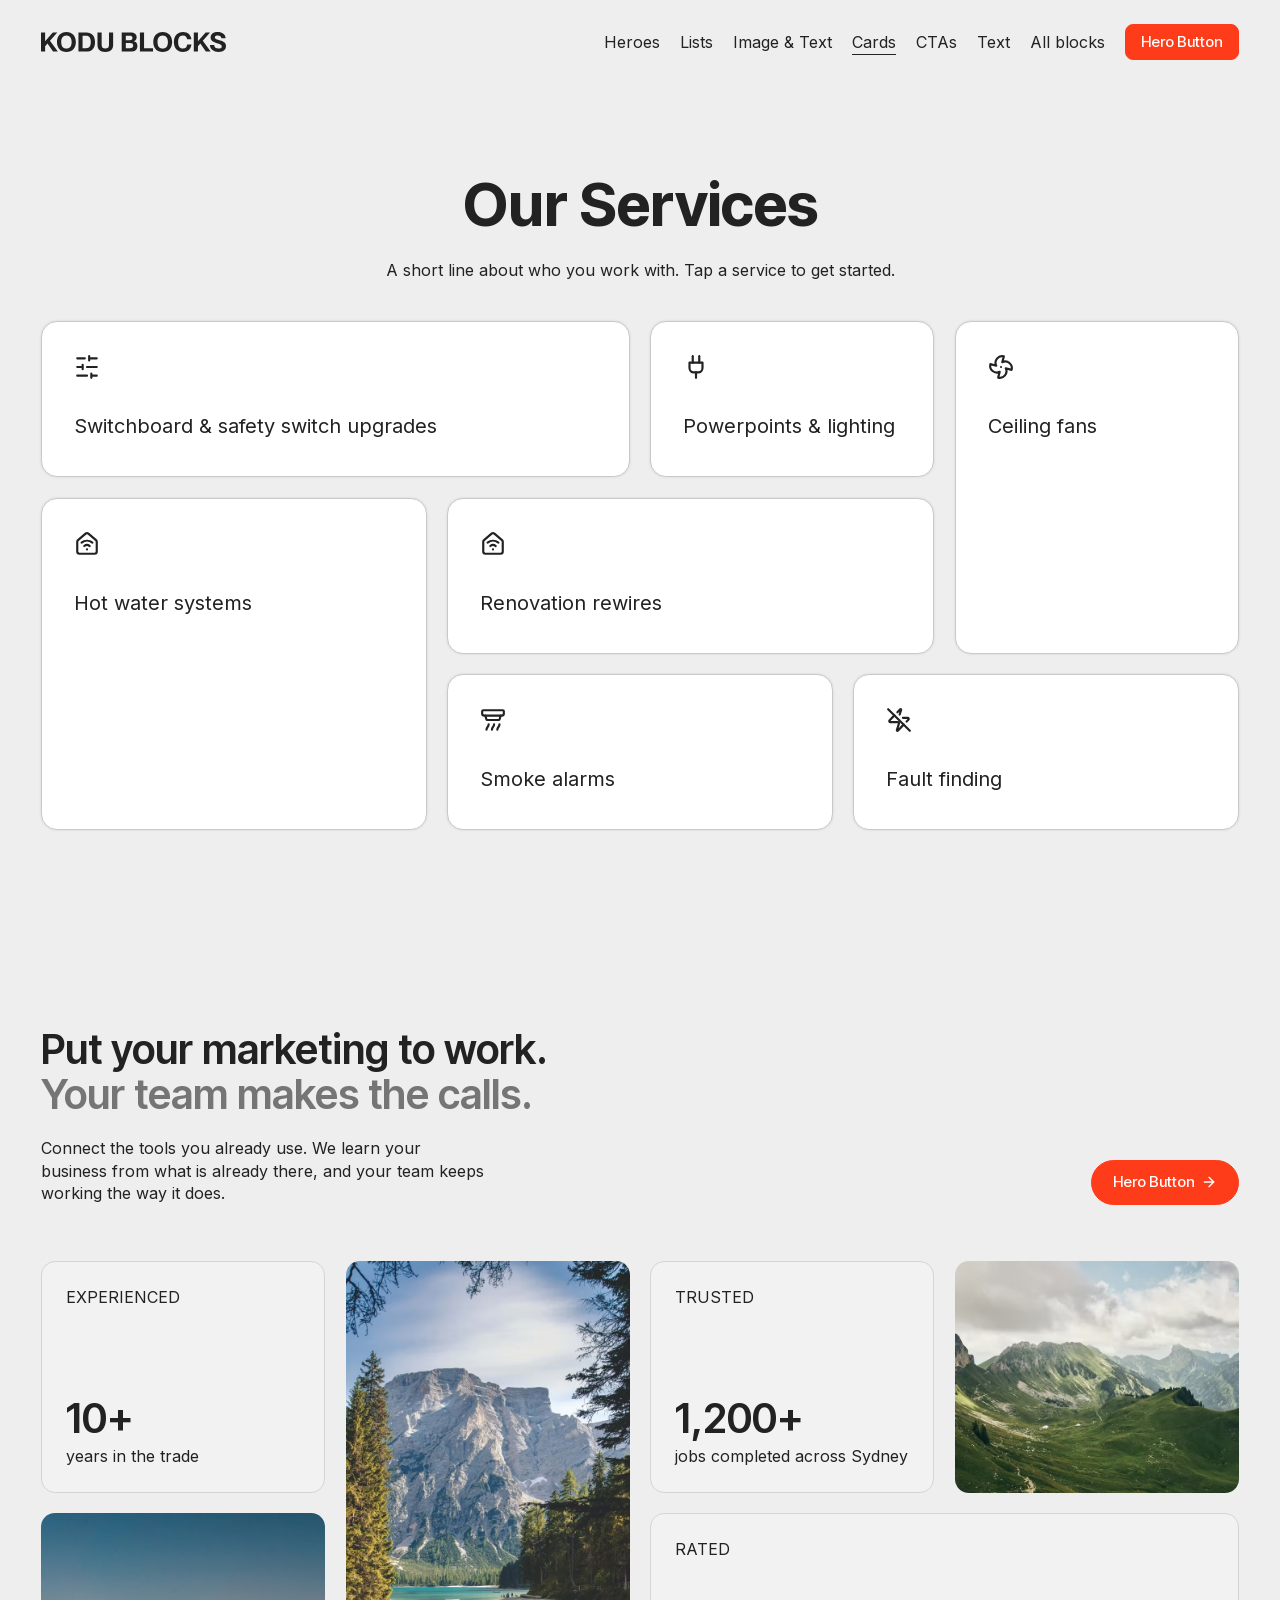
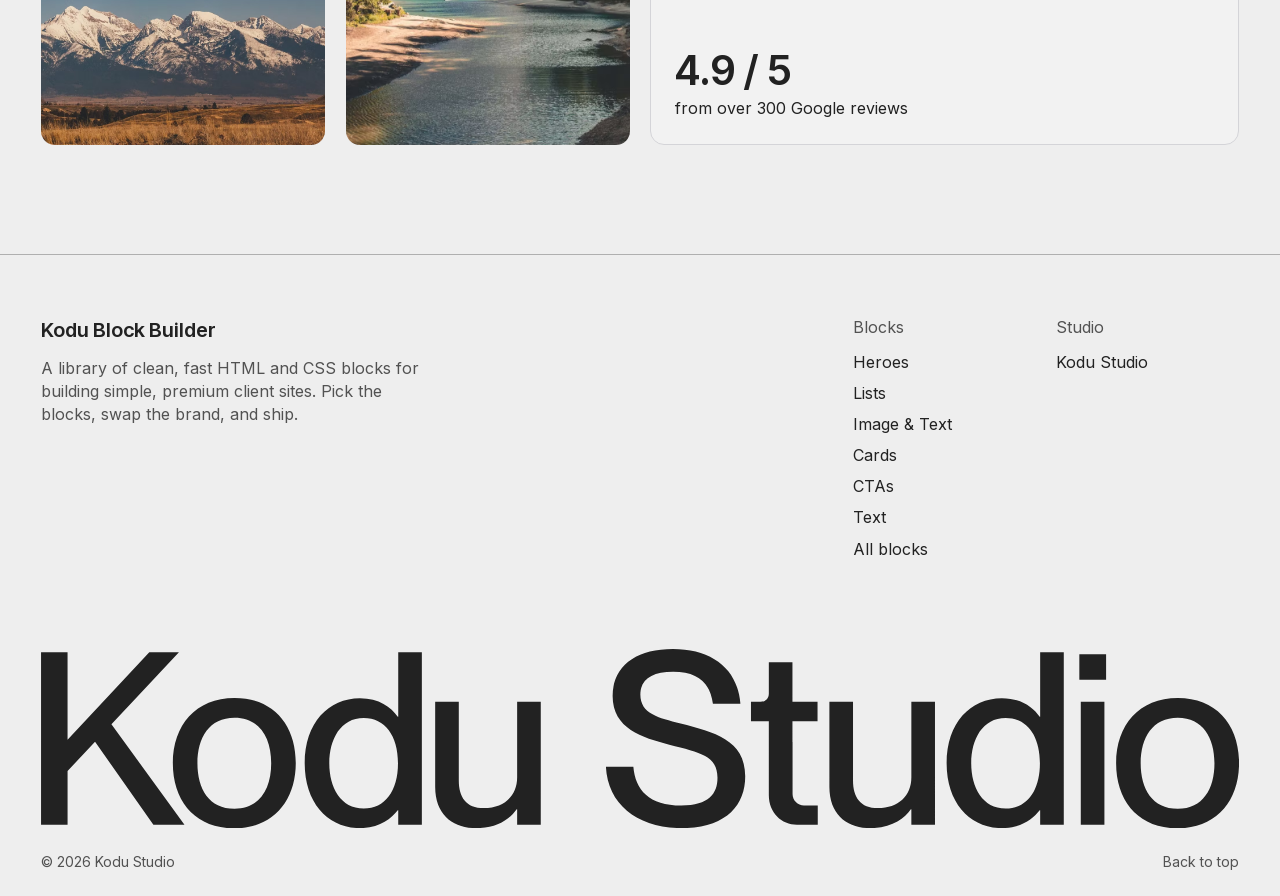
<file: cards.html>
<!doctype html>
<html lang="en-AU">
<head>
  <meta charset="utf-8">
  <script>document.documentElement.classList.add('js')</script>
  <meta name="viewport" content="width=device-width, initial-scale=1">
  <title>Cards — Kodu Block Builder</title>
  <meta name="description" content="A library of clean, fast HTML and CSS blocks for building simple, premium client sites.">
  <meta property="og:type" content="website">
  <meta property="og:title" content="Cards — Kodu Block Builder">
  <meta property="og:description" content="A library of clean, fast HTML and CSS blocks for building simple, premium client sites.">
  <meta property="og:url" content="https://kodublockbuilder.vercel.app/cards">
  <meta property="og:image" content="https://kodublockbuilder.vercel.app/assets/shareimage.jpg">
  <meta property="og:image:width" content="1080">
  <meta property="og:image:height" content="1080">
  <meta name="twitter:card" content="summary_large_image">
  <link rel="icon" href="assets/favicon.png" type="image/png">
  <link rel="preload" href="assets/fonts/inter-tight-latin.woff2" as="font" type="font/woff2" crossorigin>
  <link rel="preload" href="assets/fonts/inter-latin.woff2" as="font" type="font/woff2" crossorigin>
  <link rel="stylesheet" href="css/base.css">
  <link rel="stylesheet" href="css/blocks/header.css">
  <link rel="stylesheet" href="css/blocks/menu.css">
  <link rel="stylesheet" href="css/blocks/footer.css">
  <link rel="stylesheet" href="css/blocks/services-bento.css">
  <link rel="stylesheet" href="css/blocks/stat-bento.css">
  <script src="js/components.js"></script>
  <script src="js/vendor/lenis.min.js" defer></script>
  <script type="module" src="js/smooth-scroll.js"></script>
  <script type="module" src="js/roll.js"></script>
  <script type="module" src="js/menu.js"></script>
  <script type="module" src="js/header.js"></script>
  <script type="module" src="js/reveal.js"></script>
</head>
<body>

<!-- BLOCK: header + mobile menu (js/components.js) -->
<site-header></site-header>

<main>

  <!-- BLOCK: services-bento -->
  <section class="container services-bento">
    <div class="services-bento__head" data-reveal>
      <h2 class="heading-lg">Our Services</h2>
      <p class="services-bento__lede">A short line about who you work with. Tap a service to get started.</p>
    </div>
    <div class="grid services-bento__grid" data-reveal-stagger>
        <a class="services-bento__card" href="#">
          <svg class="services-bento__icon" width="26" height="26" viewBox="0 0 24 24" fill="none" stroke="currentColor" stroke-width="2" stroke-linecap="round" stroke-linejoin="round" aria-hidden="true"><path d="M21 4h-7M10 4H3M21 12h-9M8 12H3M21 20h-5M12 20H3M14 2v4M8 10v4M16 18v4"/></svg>
          <p class="text-lg">Switchboard &amp; safety switch upgrades</p>
          <span class="services-bento__go" aria-hidden="true"><svg width="16" height="16" viewBox="0 0 24 24" fill="none" stroke="currentColor" stroke-width="2" stroke-linecap="round" stroke-linejoin="round"><path d="M5 12h14"/><path d="m12 5 7 7-7 7"/></svg></span>
        </a>
        <a class="services-bento__card" href="#">
          <svg class="services-bento__icon" width="26" height="26" viewBox="0 0 24 24" fill="none" stroke="currentColor" stroke-width="2" stroke-linecap="round" stroke-linejoin="round" aria-hidden="true"><path d="M12 22v-5"/><path d="M9 8V2"/><path d="M15 8V2"/><path d="M18 8v5a4 4 0 0 1-4 4h-4a4 4 0 0 1-4-4V8Z"/></svg>
          <p class="text-lg">Powerpoints &amp; lighting</p>
          <span class="services-bento__go" aria-hidden="true"><svg width="16" height="16" viewBox="0 0 24 24" fill="none" stroke="currentColor" stroke-width="2" stroke-linecap="round" stroke-linejoin="round"><path d="M5 12h14"/><path d="m12 5 7 7-7 7"/></svg></span>
        </a>
        <a class="services-bento__card" href="#">
          <svg class="services-bento__icon" width="26" height="26" viewBox="0 0 24 24" fill="none" stroke="currentColor" stroke-width="2" stroke-linecap="round" stroke-linejoin="round" aria-hidden="true"><path d="M10.827 16.379a6.082 6.082 0 0 1-8.618-7.002l5.412 1.45a6.082 6.082 0 0 1 7.002-8.618l-1.45 5.412a6.082 6.082 0 0 1 8.618 7.002l-5.412-1.45a6.082 6.082 0 0 1-7.002 8.618l1.45-5.412Z"/><path d="M12 12v.01"/></svg>
          <p class="text-lg">Ceiling fans</p>
          <span class="services-bento__go" aria-hidden="true"><svg width="16" height="16" viewBox="0 0 24 24" fill="none" stroke="currentColor" stroke-width="2" stroke-linecap="round" stroke-linejoin="round"><path d="M5 12h14"/><path d="m12 5 7 7-7 7"/></svg></span>
        </a>
        <a class="services-bento__card" href="#">
          <svg class="services-bento__icon" width="26" height="26" viewBox="0 0 24 24" fill="none" stroke="currentColor" stroke-width="2" stroke-linecap="round" stroke-linejoin="round" aria-hidden="true"><path d="M9.5 13.866a4 4 0 0 1 5 .01"/><path d="M12 17h.01"/><path d="M3 10a2 2 0 0 1 .709-1.528l7-6a2 2 0 0 1 2.582 0l7 6A2 2 0 0 1 21 10v9a2 2 0 0 1-2 2H5a2 2 0 0 1-2-2z"/><path d="M7 10.754a8 8 0 0 1 10 0"/></svg>
          <p class="text-lg">Hot water systems</p>
          <span class="services-bento__go" aria-hidden="true"><svg width="16" height="16" viewBox="0 0 24 24" fill="none" stroke="currentColor" stroke-width="2" stroke-linecap="round" stroke-linejoin="round"><path d="M5 12h14"/><path d="m12 5 7 7-7 7"/></svg></span>
        </a>
        <a class="services-bento__card" href="#">
          <svg class="services-bento__icon" width="26" height="26" viewBox="0 0 24 24" fill="none" stroke="currentColor" stroke-width="2" stroke-linecap="round" stroke-linejoin="round" aria-hidden="true"><path d="M9.5 13.866a4 4 0 0 1 5 .01"/><path d="M12 17h.01"/><path d="M3 10a2 2 0 0 1 .709-1.528l7-6a2 2 0 0 1 2.582 0l7 6A2 2 0 0 1 21 10v9a2 2 0 0 1-2 2H5a2 2 0 0 1-2-2z"/><path d="M7 10.754a8 8 0 0 1 10 0"/></svg>
          <p class="text-lg">Renovation rewires</p>
          <span class="services-bento__go" aria-hidden="true"><svg width="16" height="16" viewBox="0 0 24 24" fill="none" stroke="currentColor" stroke-width="2" stroke-linecap="round" stroke-linejoin="round"><path d="M5 12h14"/><path d="m12 5 7 7-7 7"/></svg></span>
        </a>
        <a class="services-bento__card" href="#">
          <svg class="services-bento__icon" width="26" height="26" viewBox="0 0 24 24" fill="none" stroke="currentColor" stroke-width="2" stroke-linecap="round" stroke-linejoin="round" aria-hidden="true"><path d="M11 21c0-2.5 2-2.5 2-5"/><path d="M16 21c0-2.5 2-2.5 2-5"/><path d="m19 8-.8 3a1.25 1.25 0 0 1-1.2 1H7a1.25 1.25 0 0 1-1.2-1L5 8"/><path d="M21 3a1 1 0 0 1 1 1v2a2 2 0 0 1-2 2H4a2 2 0 0 1-2-2V4a1 1 0 0 1 1-1z"/><path d="M6 21c0-2.5 2-2.5 2-5"/></svg>
          <p class="text-lg">Smoke alarms</p>
          <span class="services-bento__go" aria-hidden="true"><svg width="16" height="16" viewBox="0 0 24 24" fill="none" stroke="currentColor" stroke-width="2" stroke-linecap="round" stroke-linejoin="round"><path d="M5 12h14"/><path d="m12 5 7 7-7 7"/></svg></span>
        </a>
        <a class="services-bento__card" href="#">
          <svg class="services-bento__icon" width="26" height="26" viewBox="0 0 24 24" fill="none" stroke="currentColor" stroke-width="2" stroke-linecap="round" stroke-linejoin="round" aria-hidden="true"><path d="M10.513 4.856 13.12 2.17a.5.5 0 0 1 .86.46l-1.377 4.317"/><path d="M15.656 10H20a1 1 0 0 1 .78 1.63l-1.72 1.773"/><path d="M16.273 16.273 10.88 21.83a.5.5 0 0 1-.86-.46l1.92-6.02A1 1 0 0 0 11 14H4a1 1 0 0 1-.78-1.63l4.507-4.643"/><path d="m2 2 20 20"/></svg>
          <p class="text-lg">Fault finding</p>
          <span class="services-bento__go" aria-hidden="true"><svg width="16" height="16" viewBox="0 0 24 24" fill="none" stroke="currentColor" stroke-width="2" stroke-linecap="round" stroke-linejoin="round"><path d="M5 12h14"/><path d="m12 5 7 7-7 7"/></svg></span>
        </a>
    </div>
  </section>


  <!-- BLOCK: stat-bento -->
  <section class="container stat-bento">
    <div class="stat-bento__head" data-reveal-stagger>
      <div class="stat-bento__intro">
        <h2 class="heading-48">Put your marketing to work. <span>Your team makes the calls.</span></h2>
        <p>Connect the tools you already use. We learn your business from what is already there, and your team keeps working the way it does.</p>
      </div>
      <a class="btn btn--44 btn--pill" href="#">Hero Button <svg width="16" height="16" viewBox="0 0 24 24" fill="none" stroke="currentColor" stroke-width="2" stroke-linecap="round" stroke-linejoin="round" aria-hidden="true"><path d="M5 12h14"/><path d="m12 5 7 7-7 7"/></svg></a>
    </div>
    <div class="stat-bento__grid" data-reveal-stagger>
      <div class="stat-bento__card">
        <p class="stat-bento__label">Experienced</p>
        <p><strong class="stat-bento__value">10+</strong> years in the trade</p>
      </div>
      <div class="stat-bento__media"><img src="assets/images/cattle-in-field.avif" alt="" width="1200" height="800" loading="lazy" decoding="async"></div>
      <div class="stat-bento__media"><img src="assets/images/mountain-water.avif" alt="" width="800" height="1200" loading="lazy" decoding="async"></div>
      <div class="stat-bento__card">
        <p class="stat-bento__label">Trusted</p>
        <p><strong class="stat-bento__value">1,200+</strong> jobs completed across Sydney</p>
      </div>
      <div class="stat-bento__media"><img src="assets/images/green-hills.avif" srcset="assets/images/green-hills-960.avif 960w, assets/images/green-hills.avif 1920w" sizes="(max-width: 767px) 100vw, 25vw" alt="" width="1920" height="1080" loading="lazy" decoding="async"></div>
      <div class="stat-bento__card">
        <p class="stat-bento__label">Rated</p>
        <p><strong class="stat-bento__value">4.9 / 5</strong> from over 300 Google reviews</p>
      </div>
    </div>
  </section>

</main>

<!-- BLOCK: footer (js/components.js) -->
<site-footer></site-footer>

</body>
</html>
</file>
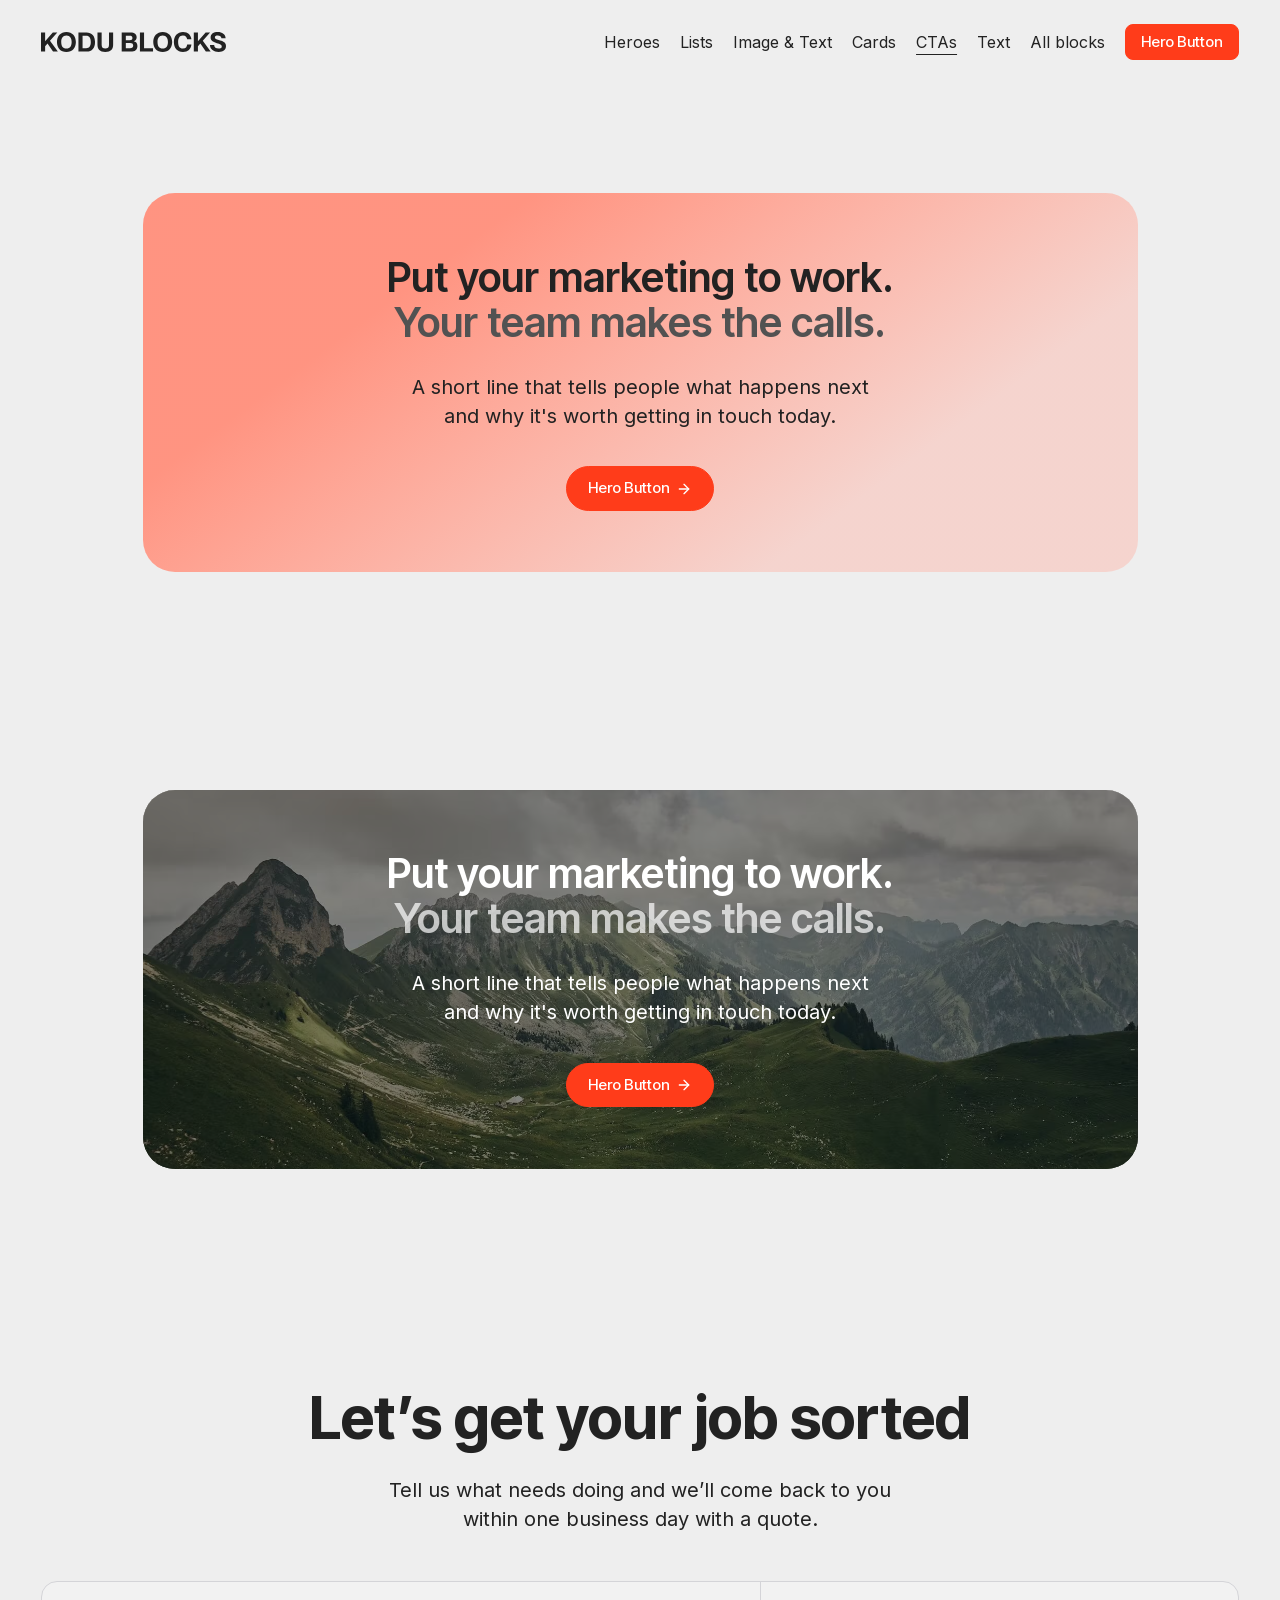
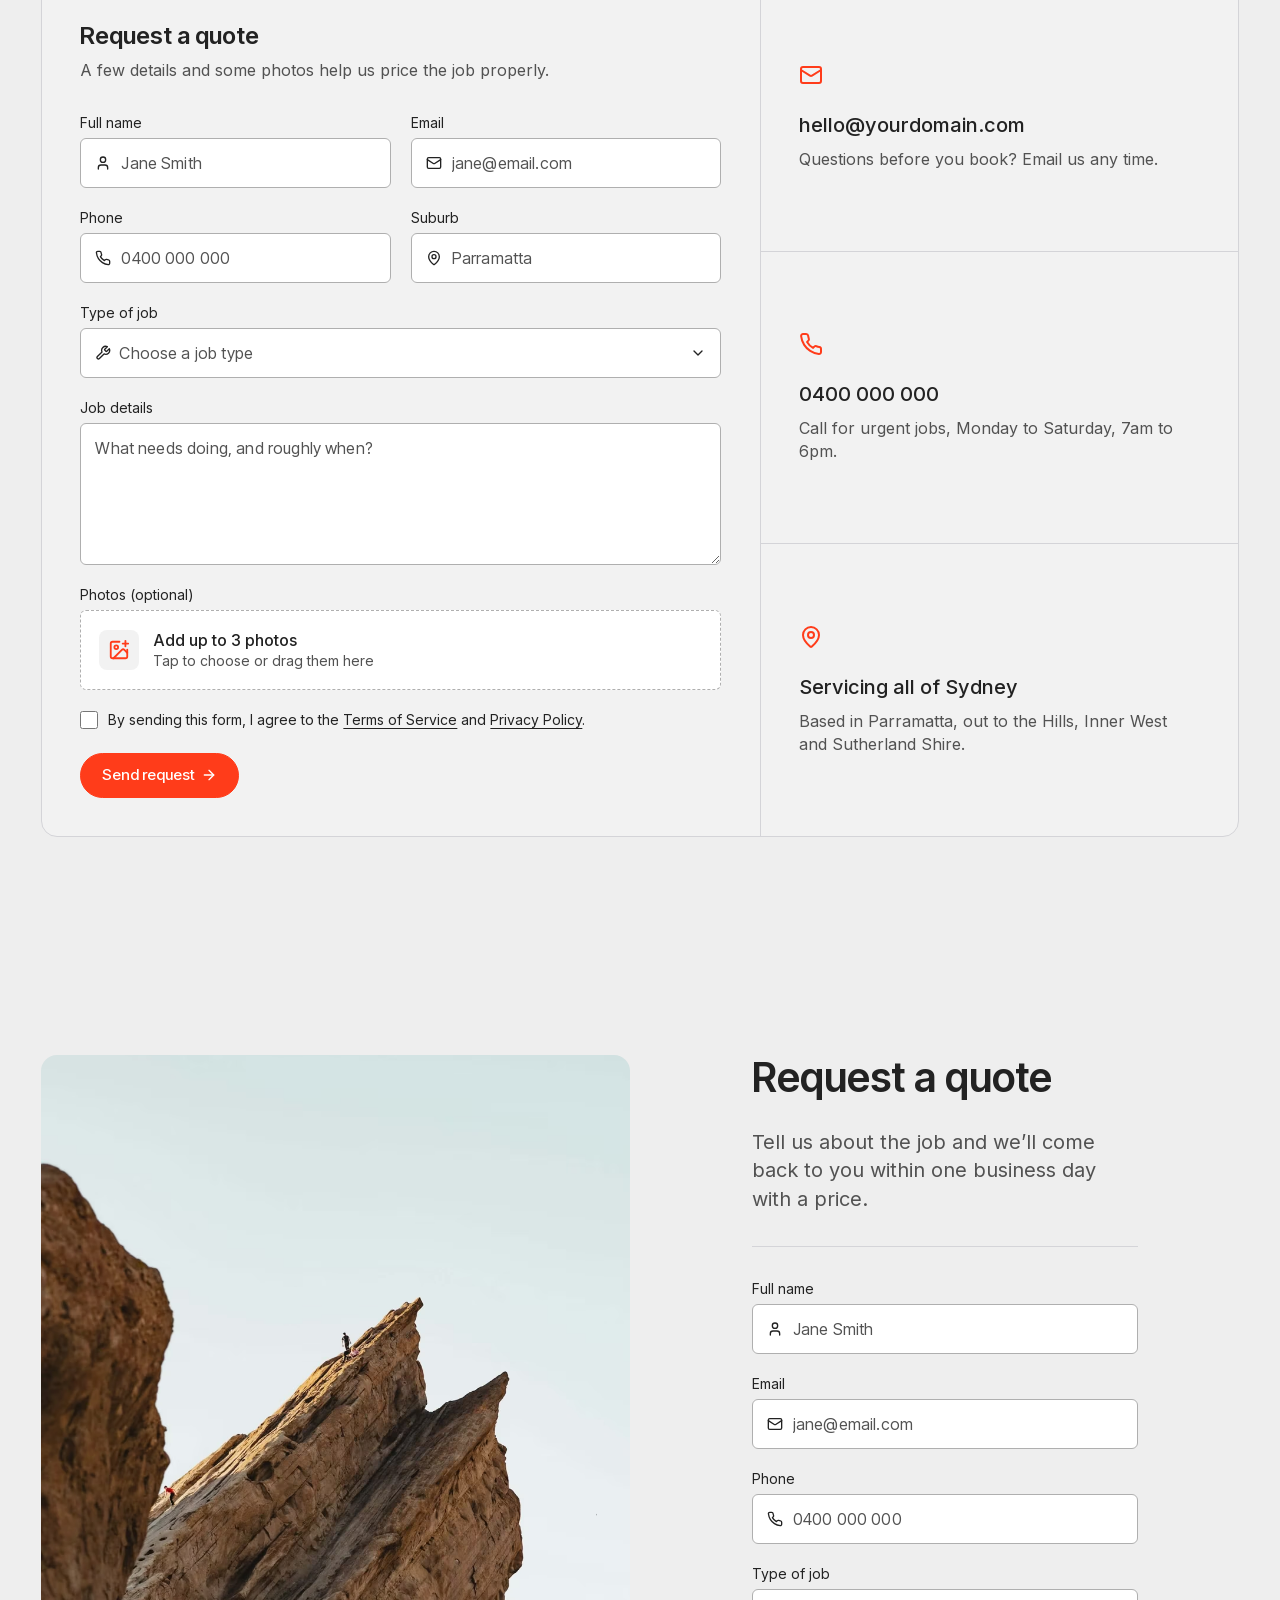
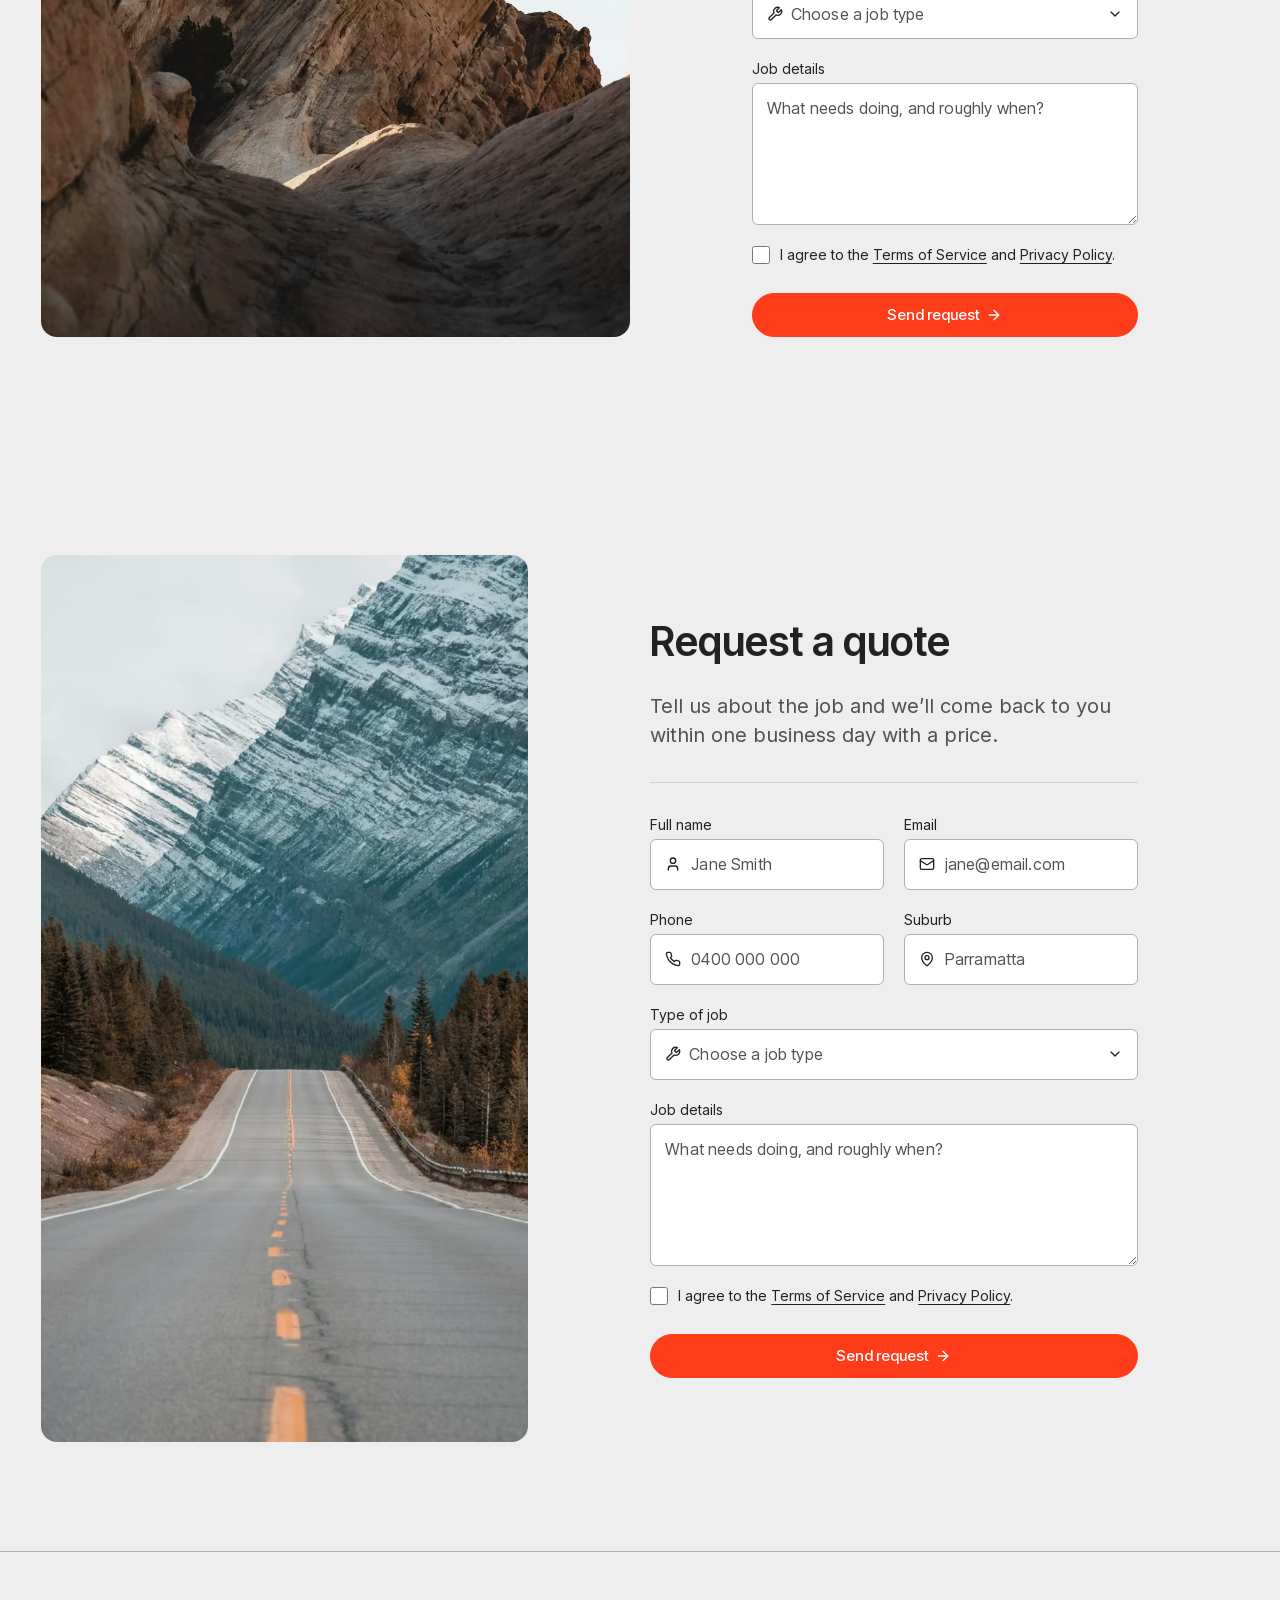
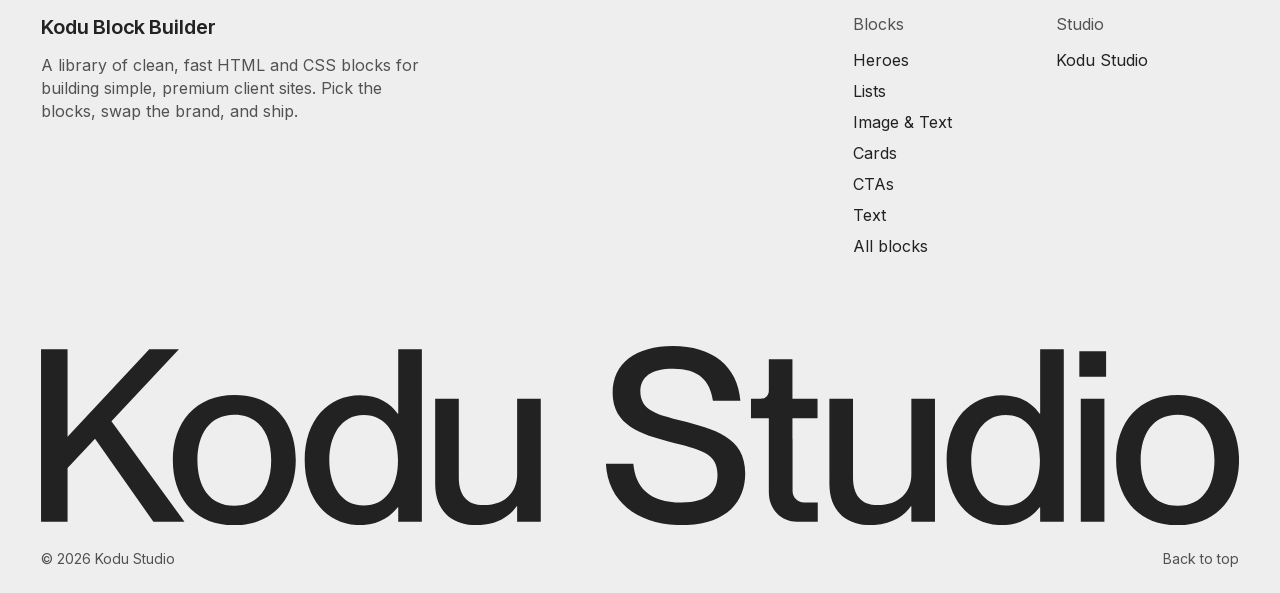
<file: ctas.html>
<!doctype html>
<html lang="en-AU">
<head>
  <meta charset="utf-8">
  <script>document.documentElement.classList.add('js')</script>
  <meta name="viewport" content="width=device-width, initial-scale=1">
  <title>CTAs — Kodu Block Builder</title>
  <meta name="description" content="A library of clean, fast HTML and CSS blocks for building simple, premium client sites.">
  <meta property="og:type" content="website">
  <meta property="og:title" content="CTAs — Kodu Block Builder">
  <meta property="og:description" content="A library of clean, fast HTML and CSS blocks for building simple, premium client sites.">
  <meta property="og:url" content="https://kodublockbuilder.vercel.app/ctas">
  <meta property="og:image" content="https://kodublockbuilder.vercel.app/assets/shareimage.jpg">
  <meta property="og:image:width" content="1080">
  <meta property="og:image:height" content="1080">
  <meta name="twitter:card" content="summary_large_image">
  <link rel="icon" href="assets/favicon.png" type="image/png">
  <link rel="preload" href="assets/fonts/inter-tight-latin.woff2" as="font" type="font/woff2" crossorigin>
  <link rel="preload" href="assets/fonts/inter-latin.woff2" as="font" type="font/woff2" crossorigin>
  <link rel="stylesheet" href="css/base.css">
  <link rel="stylesheet" href="css/blocks/header.css">
  <link rel="stylesheet" href="css/blocks/menu.css">
  <link rel="stylesheet" href="css/blocks/footer.css">
  <link rel="stylesheet" href="css/blocks/cta-centred-frame.css">
  <link rel="stylesheet" href="css/blocks/fields.css">
  <link rel="stylesheet" href="css/blocks/contact-form.css">
  <link rel="stylesheet" href="css/blocks/contact-split.css">
  <script src="js/components.js"></script>
  <script src="js/vendor/lenis.min.js" defer></script>
  <script type="module" src="js/smooth-scroll.js"></script>
  <script type="module" src="js/roll.js"></script>
  <script type="module" src="js/menu.js"></script>
  <script type="module" src="js/header.js"></script>
  <script type="module" src="js/reveal.js"></script>
  <script type="module" src="js/contact-form.js"></script>
  <script type="module" src="js/parallax.js"></script>
</head>
<body>

<!-- BLOCK: header + mobile menu (js/components.js) -->
<site-header></site-header>

<main>

  <!-- BLOCK: cta-centred-frame -->
  <section class="container grid cta-centred-frame">
    <div class="cta-centred-frame__panel" data-reveal-stagger>
      <h2 class="heading-48 cta-centred-frame__heading">Put your marketing to work. <span>Your team makes the calls.</span></h2>
      <p class="text-lg cta-centred-frame__text">A short line that tells people what happens next and why it&#39;s worth getting in touch today.</p>
      <div class="cta-centred-frame__actions">
        <a class="btn btn--44 btn--pill" href="#">Hero Button <svg width="16" height="16" viewBox="0 0 24 24" fill="none" stroke="currentColor" stroke-width="2" stroke-linecap="round" stroke-linejoin="round" aria-hidden="true"><path d="M5 12h14"/><path d="m12 5 7 7-7 7"/></svg></a>
      </div>
    </div>
  </section>

  <!-- BLOCK: cta-centred-frame (option: background image) -->
  <section class="container grid cta-centred-frame">
    <div class="cta-centred-frame__panel" data-reveal-stagger data-parallax>
      <img class="cta-centred-frame__bg" src="assets/images/green-hills.avif" srcset="assets/images/green-hills-960.avif 960w, assets/images/green-hills.avif 1920w" sizes="100vw" alt="" width="1920" height="1080" loading="lazy" decoding="async">
      <h2 class="heading-48 cta-centred-frame__heading">Put your marketing to work. <span>Your team makes the calls.</span></h2>
      <p class="text-lg cta-centred-frame__text">A short line that tells people what happens next and why it&#39;s worth getting in touch today.</p>
      <div class="cta-centred-frame__actions">
        <a class="btn btn--44 btn--pill" href="#">Hero Button <svg width="16" height="16" viewBox="0 0 24 24" fill="none" stroke="currentColor" stroke-width="2" stroke-linecap="round" stroke-linejoin="round" aria-hidden="true"><path d="M5 12h14"/><path d="m12 5 7 7-7 7"/></svg></a>
      </div>
    </div>
  </section>

  <!-- BLOCK: contact-form -->
  <section class="container contact-form">
    <div class="contact-form__head" data-reveal-stagger>
      <h2 class="heading-lg">Let&rsquo;s get your job sorted</h2>
      <p class="text-lg">Tell us what needs doing and we&rsquo;ll come back to you within one business day with a quote.</p>
    </div>
    <div class="contact-form__panel" data-reveal>
      <form class="contact-form__form" action="#" method="post" enctype="multipart/form-data" data-contact-form data-demo>
        <div class="contact-form__intro">
          <h3 class="contact-form__title">Request a quote</h3>
          <p>A few details and some photos help us price the job properly.</p>
        </div>
        <label class="field">
          <span class="field__label">Full name</span>
          <span class="field__control"><svg width="16" height="16" viewBox="0 0 24 24" fill="none" stroke="currentColor" stroke-width="2" stroke-linecap="round" stroke-linejoin="round" aria-hidden="true"><path d="M19 21v-2a4 4 0 0 0-4-4H9a4 4 0 0 0-4 4v2"/><circle cx="12" cy="7" r="4"/></svg><input type="text" name="name" placeholder="Jane Smith" autocomplete="name" required></span>
          <span class="field__error"><svg width="18" height="18" viewBox="0 0 24 24" fill="none" stroke="currentColor" stroke-width="2" stroke-linecap="round" stroke-linejoin="round" aria-hidden="true"><circle cx="12" cy="12" r="10"/><line x1="12" x2="12" y1="8" y2="12"/><line x1="12" x2="12.01" y1="16" y2="16"/></svg> Please add your name</span>
        </label>
        <label class="field">
          <span class="field__label">Email</span>
          <span class="field__control"><svg width="16" height="16" viewBox="0 0 24 24" fill="none" stroke="currentColor" stroke-width="2" stroke-linecap="round" stroke-linejoin="round" aria-hidden="true"><rect width="20" height="16" x="2" y="4" rx="2"/><path d="m22 7-8.97 5.7a1.94 1.94 0 0 1-2.06 0L2 7"/></svg><input type="email" name="email" placeholder="jane@email.com" autocomplete="email" required></span>
          <span class="field__error"><svg width="18" height="18" viewBox="0 0 24 24" fill="none" stroke="currentColor" stroke-width="2" stroke-linecap="round" stroke-linejoin="round" aria-hidden="true"><circle cx="12" cy="12" r="10"/><line x1="12" x2="12" y1="8" y2="12"/><line x1="12" x2="12.01" y1="16" y2="16"/></svg> Please add a valid email</span>
        </label>
        <label class="field">
          <span class="field__label">Phone</span>
          <span class="field__control"><svg width="16" height="16" viewBox="0 0 24 24" fill="none" stroke="currentColor" stroke-width="2" stroke-linecap="round" stroke-linejoin="round" aria-hidden="true"><path d="M22 16.92v3a2 2 0 0 1-2.18 2 19.79 19.79 0 0 1-8.63-3.07 19.5 19.5 0 0 1-6-6 19.79 19.79 0 0 1-3.07-8.67A2 2 0 0 1 4.11 2h3a2 2 0 0 1 2 1.72 12.84 12.84 0 0 0 .7 2.81 2 2 0 0 1-.45 2.11L8.09 9.91a16 16 0 0 0 6 6l1.27-1.27a2 2 0 0 1 2.11-.45 12.84 12.84 0 0 0 2.81.7A2 2 0 0 1 22 16.92z"/></svg><input type="tel" name="phone" placeholder="0400 000 000" autocomplete="tel" required></span>
          <span class="field__error"><svg width="18" height="18" viewBox="0 0 24 24" fill="none" stroke="currentColor" stroke-width="2" stroke-linecap="round" stroke-linejoin="round" aria-hidden="true"><circle cx="12" cy="12" r="10"/><line x1="12" x2="12" y1="8" y2="12"/><line x1="12" x2="12.01" y1="16" y2="16"/></svg> Please add a phone number</span>
        </label>
        <label class="field">
          <span class="field__label">Suburb</span>
          <span class="field__control"><svg width="16" height="16" viewBox="0 0 24 24" fill="none" stroke="currentColor" stroke-width="2" stroke-linecap="round" stroke-linejoin="round" aria-hidden="true"><path d="M20 10c0 4.993-5.539 10.193-7.399 11.799a1 1 0 0 1-1.202 0C9.539 20.193 4 14.993 4 10a8 8 0 0 1 16 0"/><circle cx="12" cy="10" r="3"/></svg><input type="text" name="suburb" placeholder="Parramatta" autocomplete="address-level2"></span>
        </label>
        <label class="field field--full">
          <span class="field__label">Type of job</span>
          <span class="field__control"><svg width="16" height="16" viewBox="0 0 24 24" fill="none" stroke="currentColor" stroke-width="2" stroke-linecap="round" stroke-linejoin="round" aria-hidden="true"><path d="M14.7 6.3a1 1 0 0 0 0 1.4l1.6 1.6a1 1 0 0 0 1.4 0l3.77-3.77a6 6 0 0 1-7.94 7.94l-6.91 6.91a2.12 2.12 0 0 1-3-3l6.91-6.91a6 6 0 0 1 7.94-7.94l-3.76 3.76z"/></svg><select name="job" required><option value="" disabled selected>Choose a job type</option><option>Switchboard upgrade</option><option>Powerpoints &amp; lighting</option><option>Ceiling fans</option><option>Hot water</option><option>Renovation rewire</option><option>Something else</option></select><svg width="16" height="16" viewBox="0 0 24 24" fill="none" stroke="currentColor" stroke-width="2" stroke-linecap="round" stroke-linejoin="round" aria-hidden="true"><path d="m6 9 6 6 6-6"/></svg></span>
          <span class="field__error"><svg width="18" height="18" viewBox="0 0 24 24" fill="none" stroke="currentColor" stroke-width="2" stroke-linecap="round" stroke-linejoin="round" aria-hidden="true"><circle cx="12" cy="12" r="10"/><line x1="12" x2="12" y1="8" y2="12"/><line x1="12" x2="12.01" y1="16" y2="16"/></svg> Please choose a job type</span>
        </label>
        <label class="field field--full">
          <span class="field__label">Job details</span>
          <span class="field__control"><textarea name="message" placeholder="What needs doing, and roughly when?" required></textarea></span>
          <span class="field__error"><svg width="18" height="18" viewBox="0 0 24 24" fill="none" stroke="currentColor" stroke-width="2" stroke-linecap="round" stroke-linejoin="round" aria-hidden="true"><circle cx="12" cy="12" r="10"/><line x1="12" x2="12" y1="8" y2="12"/><line x1="12" x2="12.01" y1="16" y2="16"/></svg> Please tell us a little about the job</span>
        </label>
        <div class="contact-form__photos">
          <div class="field">
            <span class="field__label">Photos (optional)</span>
            <label class="contact-form__drop">
              <svg width="24" height="24" viewBox="0 0 24 24" fill="none" stroke="currentColor" stroke-width="2" stroke-linecap="round" stroke-linejoin="round" aria-hidden="true"><path d="M16 5h6"/><path d="M19 2v6"/><path d="M21 11.5V19a2 2 0 0 1-2 2H5a2 2 0 0 1-2-2V5a2 2 0 0 1 2-2h7.5"/><path d="m21 15-3.086-3.086a2 2 0 0 0-2.828 0L6 21"/><circle cx="9" cy="9" r="2"/></svg>
              <span><strong>Add up to 3 photos</strong>Tap to choose or drag them here</span>
              <input type="file" name="photos" accept="image/*" multiple>
            </label>
          </div>
          <ul class="contact-form__previews" aria-label="Chosen photos"></ul>
        </div>
        <label class="field-check">
          <input type="checkbox" name="consent" required>
          <span>By sending this form, I agree to the <a href="#">Terms of Service</a> and <a href="#">Privacy Policy</a>.</span>
        </label>
        <button class="btn btn--44 btn--pill contact-form__submit" type="submit">Send request <svg width="16" height="16" viewBox="0 0 24 24" fill="none" stroke="currentColor" stroke-width="2" stroke-linecap="round" stroke-linejoin="round" aria-hidden="true"><path d="M5 12h14"/><path d="m12 5 7 7-7 7"/></svg></button>
        <p class="contact-form__sent" role="status" data-sent hidden>Thanks, your request is in. We&rsquo;ll be in touch within one business day.</p>
      </form>
      <div class="contact-form__details">
        <div class="contact-form__item">
          <svg width="24" height="24" viewBox="0 0 24 24" fill="none" stroke="currentColor" stroke-width="2" stroke-linecap="round" stroke-linejoin="round" aria-hidden="true"><rect width="20" height="16" x="2" y="4" rx="2"/><path d="m22 7-8.97 5.7a1.94 1.94 0 0 1-2.06 0L2 7"/></svg>
          <a href="mailto:hello@yourdomain.com">hello@yourdomain.com</a>
          <p>Questions before you book? Email us any time.</p>
        </div>
        <div class="contact-form__item">
          <svg width="24" height="24" viewBox="0 0 24 24" fill="none" stroke="currentColor" stroke-width="2" stroke-linecap="round" stroke-linejoin="round" aria-hidden="true"><path d="M22 16.92v3a2 2 0 0 1-2.18 2 19.79 19.79 0 0 1-8.63-3.07 19.5 19.5 0 0 1-6-6 19.79 19.79 0 0 1-3.07-8.67A2 2 0 0 1 4.11 2h3a2 2 0 0 1 2 1.72 12.84 12.84 0 0 0 .7 2.81 2 2 0 0 1-.45 2.11L8.09 9.91a16 16 0 0 0 6 6l1.27-1.27a2 2 0 0 1 2.11-.45 12.84 12.84 0 0 0 2.81.7A2 2 0 0 1 22 16.92z"/></svg>
          <a href="tel:+61400000000">0400 000 000</a>
          <p>Call for urgent jobs, Monday to Saturday, 7am to 6pm.</p>
        </div>
        <div class="contact-form__item">
          <svg width="24" height="24" viewBox="0 0 24 24" fill="none" stroke="currentColor" stroke-width="2" stroke-linecap="round" stroke-linejoin="round" aria-hidden="true"><path d="M20 10c0 4.993-5.539 10.193-7.399 11.799a1 1 0 0 1-1.202 0C9.539 20.193 4 14.993 4 10a8 8 0 0 1 16 0"/><circle cx="12" cy="10" r="3"/></svg>
          <strong>Servicing all of Sydney</strong>
          <p>Based in Parramatta, out to the Hills, Inner West and Sutherland Shire.</p>
        </div>
      </div>
    </div>
  </section>

  <!-- BLOCK: contact-split -->
  <section class="container grid contact-split">
    <div class="contact-split__media" data-parallax>
      <img src="assets/images/person-on-rock-tall.avif" alt="" width="1200" height="1800" loading="lazy" decoding="async">
    </div>
    <div class="contact-split__body">
      <div class="contact-split__head" data-reveal-stagger>
        <h2 class="heading-48">Request a quote</h2>
        <p class="text-lg">Tell us about the job and we&rsquo;ll come back to you within one business day with a price.</p>
      </div>
      <form class="contact-split__form" action="#" method="post" data-contact-form data-demo data-reveal>
        <label class="field">
          <span class="field__label">Full name</span>
          <span class="field__control"><svg width="16" height="16" viewBox="0 0 24 24" fill="none" stroke="currentColor" stroke-width="2" stroke-linecap="round" stroke-linejoin="round" aria-hidden="true"><path d="M19 21v-2a4 4 0 0 0-4-4H9a4 4 0 0 0-4 4v2"/><circle cx="12" cy="7" r="4"/></svg><input type="text" name="name" placeholder="Jane Smith" autocomplete="name" required></span>
          <span class="field__error"><svg width="18" height="18" viewBox="0 0 24 24" fill="none" stroke="currentColor" stroke-width="2" stroke-linecap="round" stroke-linejoin="round" aria-hidden="true"><circle cx="12" cy="12" r="10"/><line x1="12" x2="12" y1="8" y2="12"/><line x1="12" x2="12.01" y1="16" y2="16"/></svg> Please add your name</span>
        </label>
        <label class="field">
          <span class="field__label">Email</span>
          <span class="field__control"><svg width="16" height="16" viewBox="0 0 24 24" fill="none" stroke="currentColor" stroke-width="2" stroke-linecap="round" stroke-linejoin="round" aria-hidden="true"><rect width="20" height="16" x="2" y="4" rx="2"/><path d="m22 7-8.97 5.7a1.94 1.94 0 0 1-2.06 0L2 7"/></svg><input type="email" name="email" placeholder="jane@email.com" autocomplete="email" required></span>
          <span class="field__error"><svg width="18" height="18" viewBox="0 0 24 24" fill="none" stroke="currentColor" stroke-width="2" stroke-linecap="round" stroke-linejoin="round" aria-hidden="true"><circle cx="12" cy="12" r="10"/><line x1="12" x2="12" y1="8" y2="12"/><line x1="12" x2="12.01" y1="16" y2="16"/></svg> Please add a valid email</span>
        </label>
        <label class="field">
          <span class="field__label">Phone</span>
          <span class="field__control"><svg width="16" height="16" viewBox="0 0 24 24" fill="none" stroke="currentColor" stroke-width="2" stroke-linecap="round" stroke-linejoin="round" aria-hidden="true"><path d="M22 16.92v3a2 2 0 0 1-2.18 2 19.79 19.79 0 0 1-8.63-3.07 19.5 19.5 0 0 1-6-6 19.79 19.79 0 0 1-3.07-8.67A2 2 0 0 1 4.11 2h3a2 2 0 0 1 2 1.72 12.84 12.84 0 0 0 .7 2.81 2 2 0 0 1-.45 2.11L8.09 9.91a16 16 0 0 0 6 6l1.27-1.27a2 2 0 0 1 2.11-.45 12.84 12.84 0 0 0 2.81.7A2 2 0 0 1 22 16.92z"/></svg><input type="tel" name="phone" placeholder="0400 000 000" autocomplete="tel" required></span>
          <span class="field__error"><svg width="18" height="18" viewBox="0 0 24 24" fill="none" stroke="currentColor" stroke-width="2" stroke-linecap="round" stroke-linejoin="round" aria-hidden="true"><circle cx="12" cy="12" r="10"/><line x1="12" x2="12" y1="8" y2="12"/><line x1="12" x2="12.01" y1="16" y2="16"/></svg> Please add a phone number</span>
        </label>
        <label class="field">
          <span class="field__label">Type of job</span>
          <span class="field__control"><svg width="16" height="16" viewBox="0 0 24 24" fill="none" stroke="currentColor" stroke-width="2" stroke-linecap="round" stroke-linejoin="round" aria-hidden="true"><path d="M14.7 6.3a1 1 0 0 0 0 1.4l1.6 1.6a1 1 0 0 0 1.4 0l3.77-3.77a6 6 0 0 1-7.94 7.94l-6.91 6.91a2.12 2.12 0 0 1-3-3l6.91-6.91a6 6 0 0 1 7.94-7.94l-3.76 3.76z"/></svg><select name="job" required><option value="" disabled selected>Choose a job type</option><option>Switchboard upgrade</option><option>Powerpoints &amp; lighting</option><option>Ceiling fans</option><option>Hot water</option><option>Renovation rewire</option><option>Something else</option></select><svg width="16" height="16" viewBox="0 0 24 24" fill="none" stroke="currentColor" stroke-width="2" stroke-linecap="round" stroke-linejoin="round" aria-hidden="true"><path d="m6 9 6 6 6-6"/></svg></span>
          <span class="field__error"><svg width="18" height="18" viewBox="0 0 24 24" fill="none" stroke="currentColor" stroke-width="2" stroke-linecap="round" stroke-linejoin="round" aria-hidden="true"><circle cx="12" cy="12" r="10"/><line x1="12" x2="12" y1="8" y2="12"/><line x1="12" x2="12.01" y1="16" y2="16"/></svg> Please choose a job type</span>
        </label>
        <label class="field">
          <span class="field__label">Job details</span>
          <span class="field__control"><textarea name="message" placeholder="What needs doing, and roughly when?" required></textarea></span>
          <span class="field__error"><svg width="18" height="18" viewBox="0 0 24 24" fill="none" stroke="currentColor" stroke-width="2" stroke-linecap="round" stroke-linejoin="round" aria-hidden="true"><circle cx="12" cy="12" r="10"/><line x1="12" x2="12" y1="8" y2="12"/><line x1="12" x2="12.01" y1="16" y2="16"/></svg> Please tell us a little about the job</span>
        </label>
        <label class="field-check">
          <input type="checkbox" name="consent" required>
          <span>I agree to the <a href="#">Terms of Service</a> and <a href="#">Privacy Policy</a>.</span>
        </label>
        <button class="btn btn--44 btn--pill contact-split__submit" type="submit">Send request <svg width="16" height="16" viewBox="0 0 24 24" fill="none" stroke="currentColor" stroke-width="2" stroke-linecap="round" stroke-linejoin="round" aria-hidden="true"><path d="M5 12h14"/><path d="m12 5 7 7-7 7"/></svg></button>
        <p role="status" data-sent hidden>Thanks, your request is in. We&rsquo;ll be in touch within one business day.</p>
      </form>
    </div>
  </section>

  <!-- BLOCK: contact-split (option: wide form) -->
  <section class="container grid contact-split contact-split--wide">
    <div class="contact-split__media" data-parallax>
      <img src="assets/images/concrete-road.avif" alt="" width="1000" height="1500" loading="lazy" decoding="async">
    </div>
    <div class="contact-split__body">
      <div class="contact-split__head" data-reveal-stagger>
        <h2 class="heading-48">Request a quote</h2>
        <p class="text-lg">Tell us about the job and we&rsquo;ll come back to you within one business day with a price.</p>
      </div>
      <form class="contact-split__form" action="#" method="post" data-contact-form data-demo data-reveal>
        <label class="field">
          <span class="field__label">Full name</span>
          <span class="field__control"><svg width="16" height="16" viewBox="0 0 24 24" fill="none" stroke="currentColor" stroke-width="2" stroke-linecap="round" stroke-linejoin="round" aria-hidden="true"><path d="M19 21v-2a4 4 0 0 0-4-4H9a4 4 0 0 0-4 4v2"/><circle cx="12" cy="7" r="4"/></svg><input type="text" name="name" placeholder="Jane Smith" autocomplete="name" required></span>
          <span class="field__error"><svg width="18" height="18" viewBox="0 0 24 24" fill="none" stroke="currentColor" stroke-width="2" stroke-linecap="round" stroke-linejoin="round" aria-hidden="true"><circle cx="12" cy="12" r="10"/><line x1="12" x2="12" y1="8" y2="12"/><line x1="12" x2="12.01" y1="16" y2="16"/></svg> Please add your name</span>
        </label>
        <label class="field">
          <span class="field__label">Email</span>
          <span class="field__control"><svg width="16" height="16" viewBox="0 0 24 24" fill="none" stroke="currentColor" stroke-width="2" stroke-linecap="round" stroke-linejoin="round" aria-hidden="true"><rect width="20" height="16" x="2" y="4" rx="2"/><path d="m22 7-8.97 5.7a1.94 1.94 0 0 1-2.06 0L2 7"/></svg><input type="email" name="email" placeholder="jane@email.com" autocomplete="email" required></span>
          <span class="field__error"><svg width="18" height="18" viewBox="0 0 24 24" fill="none" stroke="currentColor" stroke-width="2" stroke-linecap="round" stroke-linejoin="round" aria-hidden="true"><circle cx="12" cy="12" r="10"/><line x1="12" x2="12" y1="8" y2="12"/><line x1="12" x2="12.01" y1="16" y2="16"/></svg> Please add a valid email</span>
        </label>
        <label class="field">
          <span class="field__label">Phone</span>
          <span class="field__control"><svg width="16" height="16" viewBox="0 0 24 24" fill="none" stroke="currentColor" stroke-width="2" stroke-linecap="round" stroke-linejoin="round" aria-hidden="true"><path d="M22 16.92v3a2 2 0 0 1-2.18 2 19.79 19.79 0 0 1-8.63-3.07 19.5 19.5 0 0 1-6-6 19.79 19.79 0 0 1-3.07-8.67A2 2 0 0 1 4.11 2h3a2 2 0 0 1 2 1.72 12.84 12.84 0 0 0 .7 2.81 2 2 0 0 1-.45 2.11L8.09 9.91a16 16 0 0 0 6 6l1.27-1.27a2 2 0 0 1 2.11-.45 12.84 12.84 0 0 0 2.81.7A2 2 0 0 1 22 16.92z"/></svg><input type="tel" name="phone" placeholder="0400 000 000" autocomplete="tel" required></span>
          <span class="field__error"><svg width="18" height="18" viewBox="0 0 24 24" fill="none" stroke="currentColor" stroke-width="2" stroke-linecap="round" stroke-linejoin="round" aria-hidden="true"><circle cx="12" cy="12" r="10"/><line x1="12" x2="12" y1="8" y2="12"/><line x1="12" x2="12.01" y1="16" y2="16"/></svg> Please add a phone number</span>
        </label>
        <label class="field">
          <span class="field__label">Suburb</span>
          <span class="field__control"><svg width="16" height="16" viewBox="0 0 24 24" fill="none" stroke="currentColor" stroke-width="2" stroke-linecap="round" stroke-linejoin="round" aria-hidden="true"><path d="M20 10c0 4.993-5.539 10.193-7.399 11.799a1 1 0 0 1-1.202 0C9.539 20.193 4 14.993 4 10a8 8 0 0 1 16 0"/><circle cx="12" cy="10" r="3"/></svg><input type="text" name="suburb" placeholder="Parramatta" autocomplete="address-level2"></span>
        </label>
        <label class="field field--full">
          <span class="field__label">Type of job</span>
          <span class="field__control"><svg width="16" height="16" viewBox="0 0 24 24" fill="none" stroke="currentColor" stroke-width="2" stroke-linecap="round" stroke-linejoin="round" aria-hidden="true"><path d="M14.7 6.3a1 1 0 0 0 0 1.4l1.6 1.6a1 1 0 0 0 1.4 0l3.77-3.77a6 6 0 0 1-7.94 7.94l-6.91 6.91a2.12 2.12 0 0 1-3-3l6.91-6.91a6 6 0 0 1 7.94-7.94l-3.76 3.76z"/></svg><select name="job" required><option value="" disabled selected>Choose a job type</option><option>Switchboard upgrade</option><option>Powerpoints &amp; lighting</option><option>Ceiling fans</option><option>Hot water</option><option>Renovation rewire</option><option>Something else</option></select><svg width="16" height="16" viewBox="0 0 24 24" fill="none" stroke="currentColor" stroke-width="2" stroke-linecap="round" stroke-linejoin="round" aria-hidden="true"><path d="m6 9 6 6 6-6"/></svg></span>
          <span class="field__error"><svg width="18" height="18" viewBox="0 0 24 24" fill="none" stroke="currentColor" stroke-width="2" stroke-linecap="round" stroke-linejoin="round" aria-hidden="true"><circle cx="12" cy="12" r="10"/><line x1="12" x2="12" y1="8" y2="12"/><line x1="12" x2="12.01" y1="16" y2="16"/></svg> Please choose a job type</span>
        </label>
        <label class="field field--full">
          <span class="field__label">Job details</span>
          <span class="field__control"><textarea name="message" placeholder="What needs doing, and roughly when?" required></textarea></span>
          <span class="field__error"><svg width="18" height="18" viewBox="0 0 24 24" fill="none" stroke="currentColor" stroke-width="2" stroke-linecap="round" stroke-linejoin="round" aria-hidden="true"><circle cx="12" cy="12" r="10"/><line x1="12" x2="12" y1="8" y2="12"/><line x1="12" x2="12.01" y1="16" y2="16"/></svg> Please tell us a little about the job</span>
        </label>
        <label class="field-check">
          <input type="checkbox" name="consent" required>
          <span>I agree to the <a href="#">Terms of Service</a> and <a href="#">Privacy Policy</a>.</span>
        </label>
        <button class="btn btn--44 btn--pill contact-split__submit" type="submit">Send request <svg width="16" height="16" viewBox="0 0 24 24" fill="none" stroke="currentColor" stroke-width="2" stroke-linecap="round" stroke-linejoin="round" aria-hidden="true"><path d="M5 12h14"/><path d="m12 5 7 7-7 7"/></svg></button>
        <p role="status" data-sent hidden>Thanks, your request is in. We&rsquo;ll be in touch within one business day.</p>
      </form>
    </div>
  </section>

</main>

<!-- BLOCK: footer (js/components.js) -->
<site-footer></site-footer>

</body>
</html>
</file>
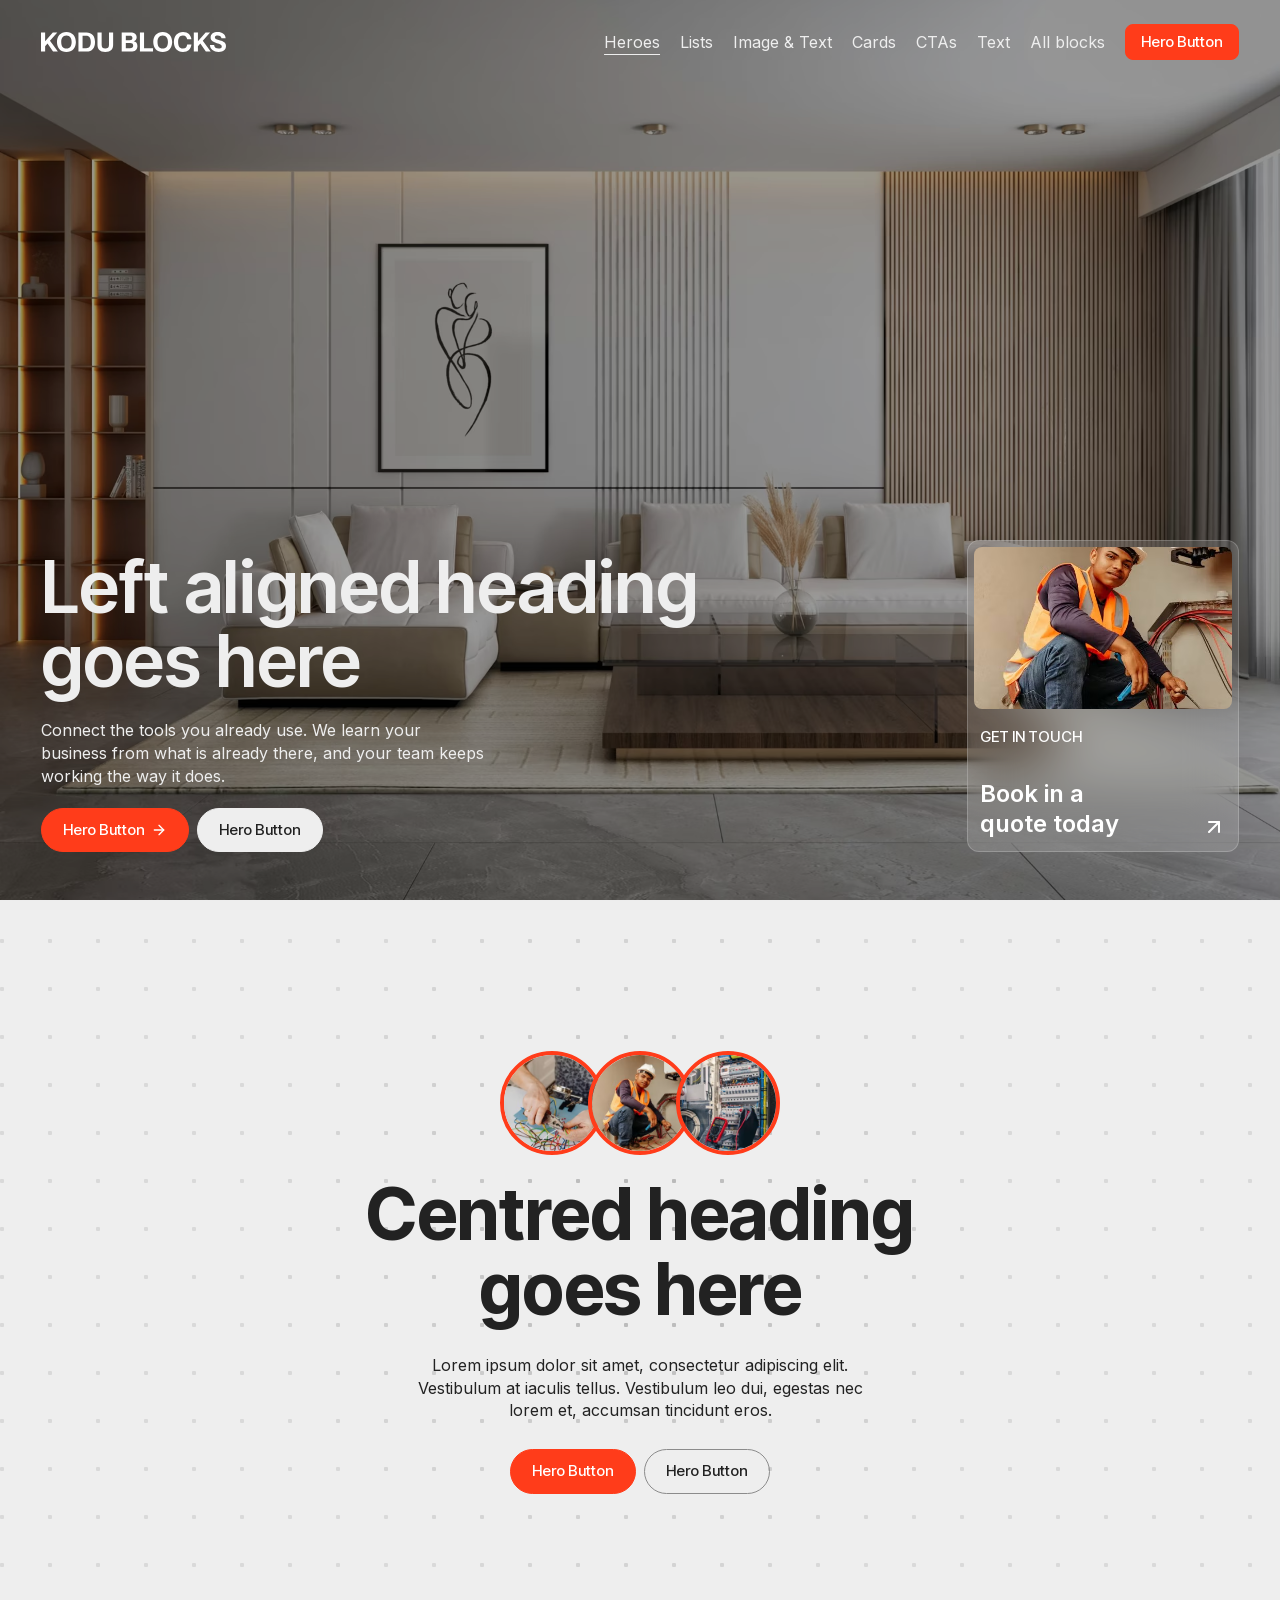
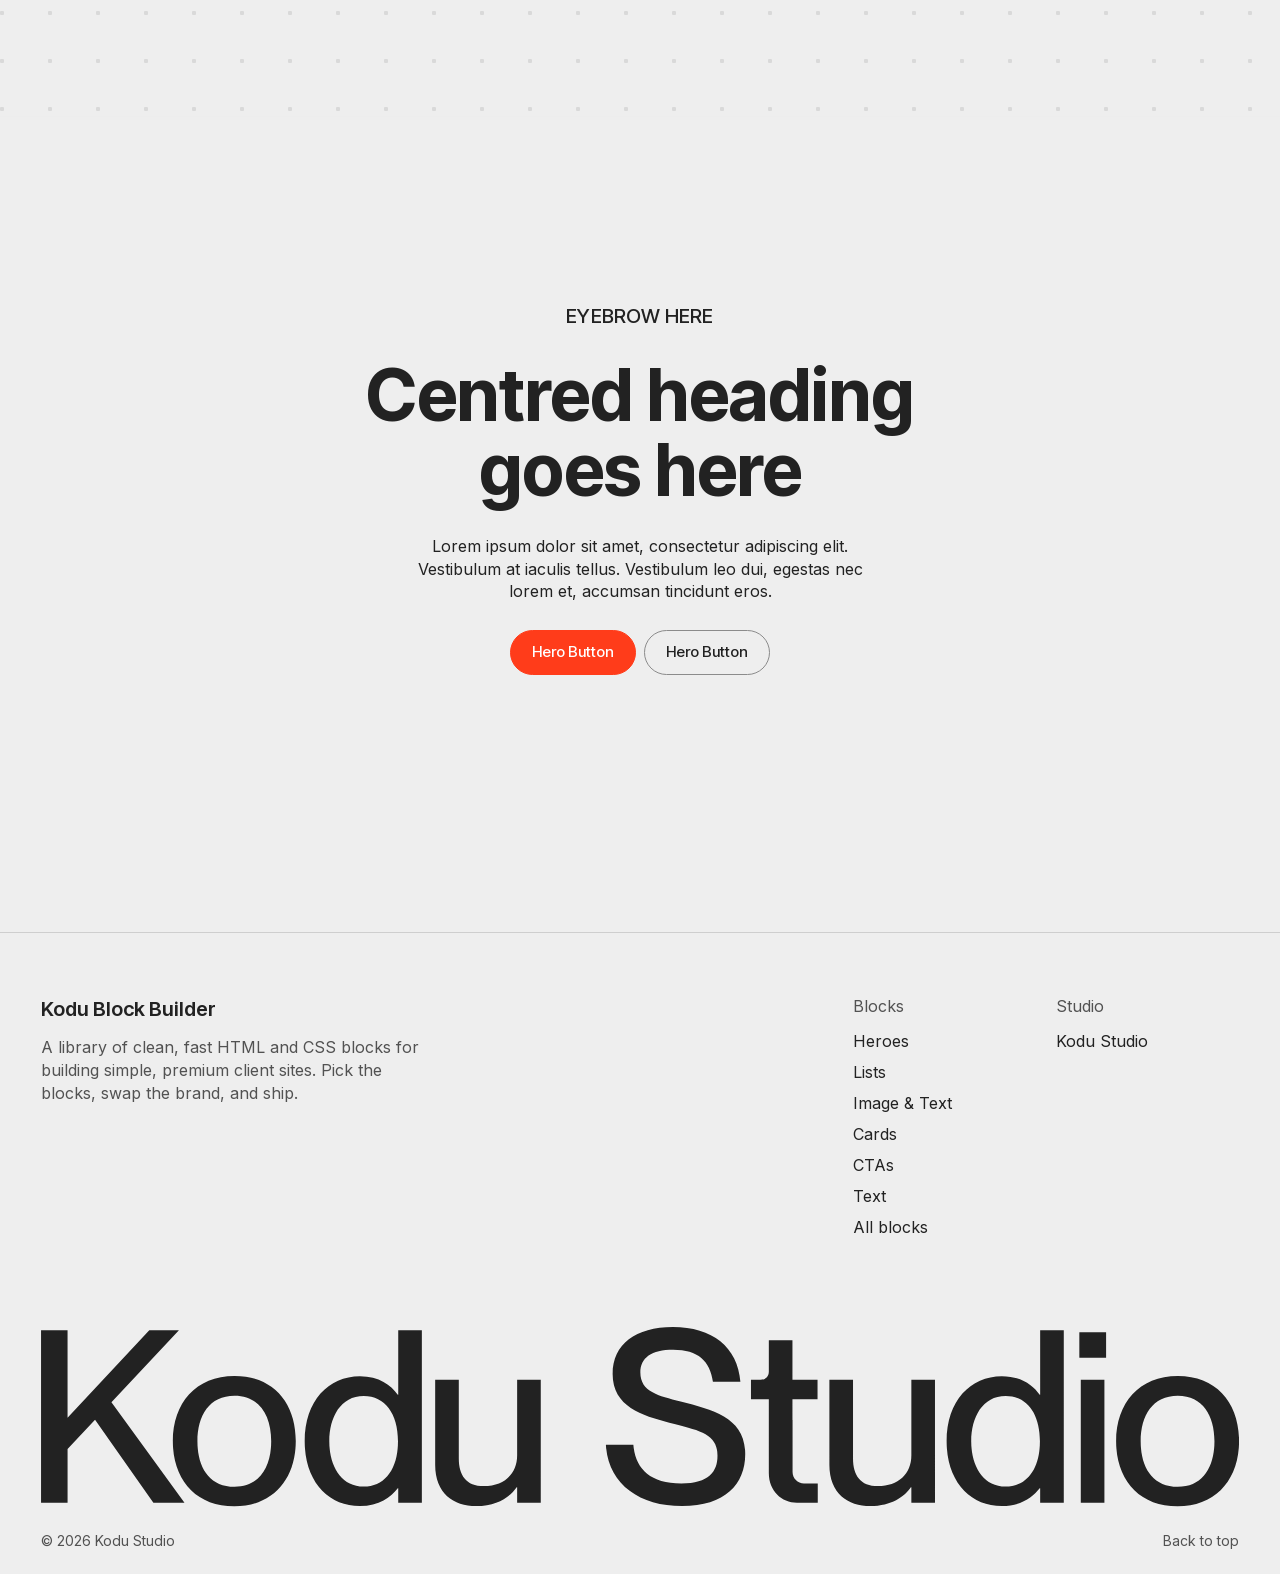
<file: heroes.html>
<!doctype html>
<html lang="en-AU">
<head>
  <meta charset="utf-8">
  <script>document.documentElement.classList.add('js')</script>
  <meta name="viewport" content="width=device-width, initial-scale=1">
  <title>Heroes — Kodu Block Builder</title>
  <meta name="description" content="A library of clean, fast HTML and CSS blocks for building simple, premium client sites.">
  <meta property="og:type" content="website">
  <meta property="og:title" content="Heroes — Kodu Block Builder">
  <meta property="og:description" content="A library of clean, fast HTML and CSS blocks for building simple, premium client sites.">
  <meta property="og:url" content="https://kodublockbuilder.vercel.app/heroes">
  <meta property="og:image" content="https://kodublockbuilder.vercel.app/assets/shareimage.jpg">
  <meta property="og:image:width" content="1080">
  <meta property="og:image:height" content="1080">
  <meta name="twitter:card" content="summary_large_image">
  <link rel="icon" href="assets/favicon.png" type="image/png">
  <link rel="preload" href="assets/fonts/inter-tight-latin.woff2" as="font" type="font/woff2" crossorigin>
  <link rel="preload" href="assets/fonts/inter-latin.woff2" as="font" type="font/woff2" crossorigin>
  <link rel="stylesheet" href="css/base.css">
  <link rel="stylesheet" href="css/blocks/header.css">
  <link rel="stylesheet" href="css/blocks/menu.css">
  <link rel="stylesheet" href="css/blocks/footer.css">
  <link rel="stylesheet" href="css/blocks/hero-centred.css">
  <link rel="stylesheet" href="css/blocks/hero-full-image.css">
  <script src="js/components.js"></script>
  <script src="js/vendor/lenis.min.js" defer></script>
  <script type="module" src="js/smooth-scroll.js"></script>
  <script type="module" src="js/roll.js"></script>
  <script type="module" src="js/menu.js"></script>
  <script type="module" src="js/header.js"></script>
  <script type="module" src="js/reveal.js"></script>
  <script type="module" src="js/dots.js"></script>
</head>
<body>

<!-- BLOCK: header + mobile menu (js/components.js) -->
<site-header></site-header>

<main>

  <!-- BLOCK: hero-full-image (option: CTA card) -->
  <section class="hero-full-image">
    <img class="hero-full-image__bg" src="assets/images/hero-room.avif" srcset="assets/images/hero-room-1200.avif 1200w, assets/images/hero-room.avif 1920w" sizes="100vw" alt="" width="1920" height="1364" fetchpriority="high">
    <div class="container grid hero-full-image__inner">
      <div class="hero-full-image__content" data-reveal-stagger>
        <h1 class="hero-full-image__heading" data-reveal-words>Left aligned heading goes here</h1>
        <p class="hero-full-image__text">Connect the tools you already use. We learn your business from what is already there, and your team keeps working the way it does.</p>
        <div class="hero-full-image__actions">
          <a class="btn btn--44 btn--pill" href="#">Hero Button <svg width="16" height="16" viewBox="0 0 24 24" fill="none" stroke="currentColor" stroke-width="2" stroke-linecap="round" stroke-linejoin="round" aria-hidden="true"><path d="M5 12h14"/><path d="m12 5 7 7-7 7"/></svg></a>
          <a class="btn btn--44 btn--pill btn--light" href="#">Hero Button</a>
        </div>
      </div>
      <a class="hero-full-image__card" href="#" data-reveal>
        <div class="hero-full-image__card-media">
          <img src="assets/images/hero-card.avif" alt="Electrician on site" width="500" height="750">
        </div>
        <div class="hero-full-image__card-body">
          <p class="hero-full-image__card-label">Get in touch</p>
          <div class="hero-full-image__card-row">
            <p class="hero-full-image__card-title">Book in a quote today</p>
            <svg width="24" height="24" viewBox="0 0 24 24" fill="none" stroke="currentColor" stroke-width="2" stroke-linecap="round" stroke-linejoin="round" aria-hidden="true"><path d="M7 7h10v10"/><path d="M7 17 17 7"/></svg><!-- Lucide arrow-up-right -->
          </div>
        </div>
      </a>
    </div>
  </section>

  <!-- BLOCK: hero-centred (options: data-dots, photo circles) -->
  <section class="hero-centred" data-dots>
    <div class="container hero-centred__inner" data-reveal-stagger>
      <ul class="hero-centred__faces" aria-label="Our work">
        <li><img src="assets/images/hero-face-1.avif" alt="Wiring at the bench" width="240" height="240"></li>
        <li><img src="assets/images/hero-face-2.avif" alt="Electrician on site" width="240" height="240"></li>
        <li><img src="assets/images/hero-face-3.avif" alt="Testing a switchboard" width="240" height="240"></li>
      </ul>
      <h2 class="heading-xl hero-centred__heading" data-reveal-words>Centred heading goes here</h2>
      <p class="hero-centred__text">Lorem ipsum dolor sit amet, consectetur adipiscing elit. Vestibulum at iaculis tellus. Vestibulum leo dui, egestas nec lorem et, accumsan tincidunt eros.</p>
      <div class="hero-centred__actions">
        <a class="btn btn--44 btn--pill" href="#">Hero Button</a>
        <a class="btn btn--44 btn--pill btn--outline" href="#">Hero Button</a>
      </div>
    </div>
  </section>

  <!-- BLOCK: hero-centred (no options: eyebrow only) -->
  <section class="hero-centred">
    <div class="container hero-centred__inner" data-reveal-stagger>
      <p class="eyebrow hero-centred__eyebrow">Eyebrow here</p>
      <h2 class="heading-xl hero-centred__heading" data-reveal-words>Centred heading goes here</h2>
      <p class="hero-centred__text">Lorem ipsum dolor sit amet, consectetur adipiscing elit. Vestibulum at iaculis tellus. Vestibulum leo dui, egestas nec lorem et, accumsan tincidunt eros.</p>
      <div class="hero-centred__actions">
        <a class="btn btn--44 btn--pill" href="#">Hero Button</a>
        <a class="btn btn--44 btn--pill btn--outline" href="#">Hero Button</a>
      </div>
    </div>
  </section>

</main>

<!-- BLOCK: footer (js/components.js) -->
<site-footer></site-footer>

</body>
</html>
</file>
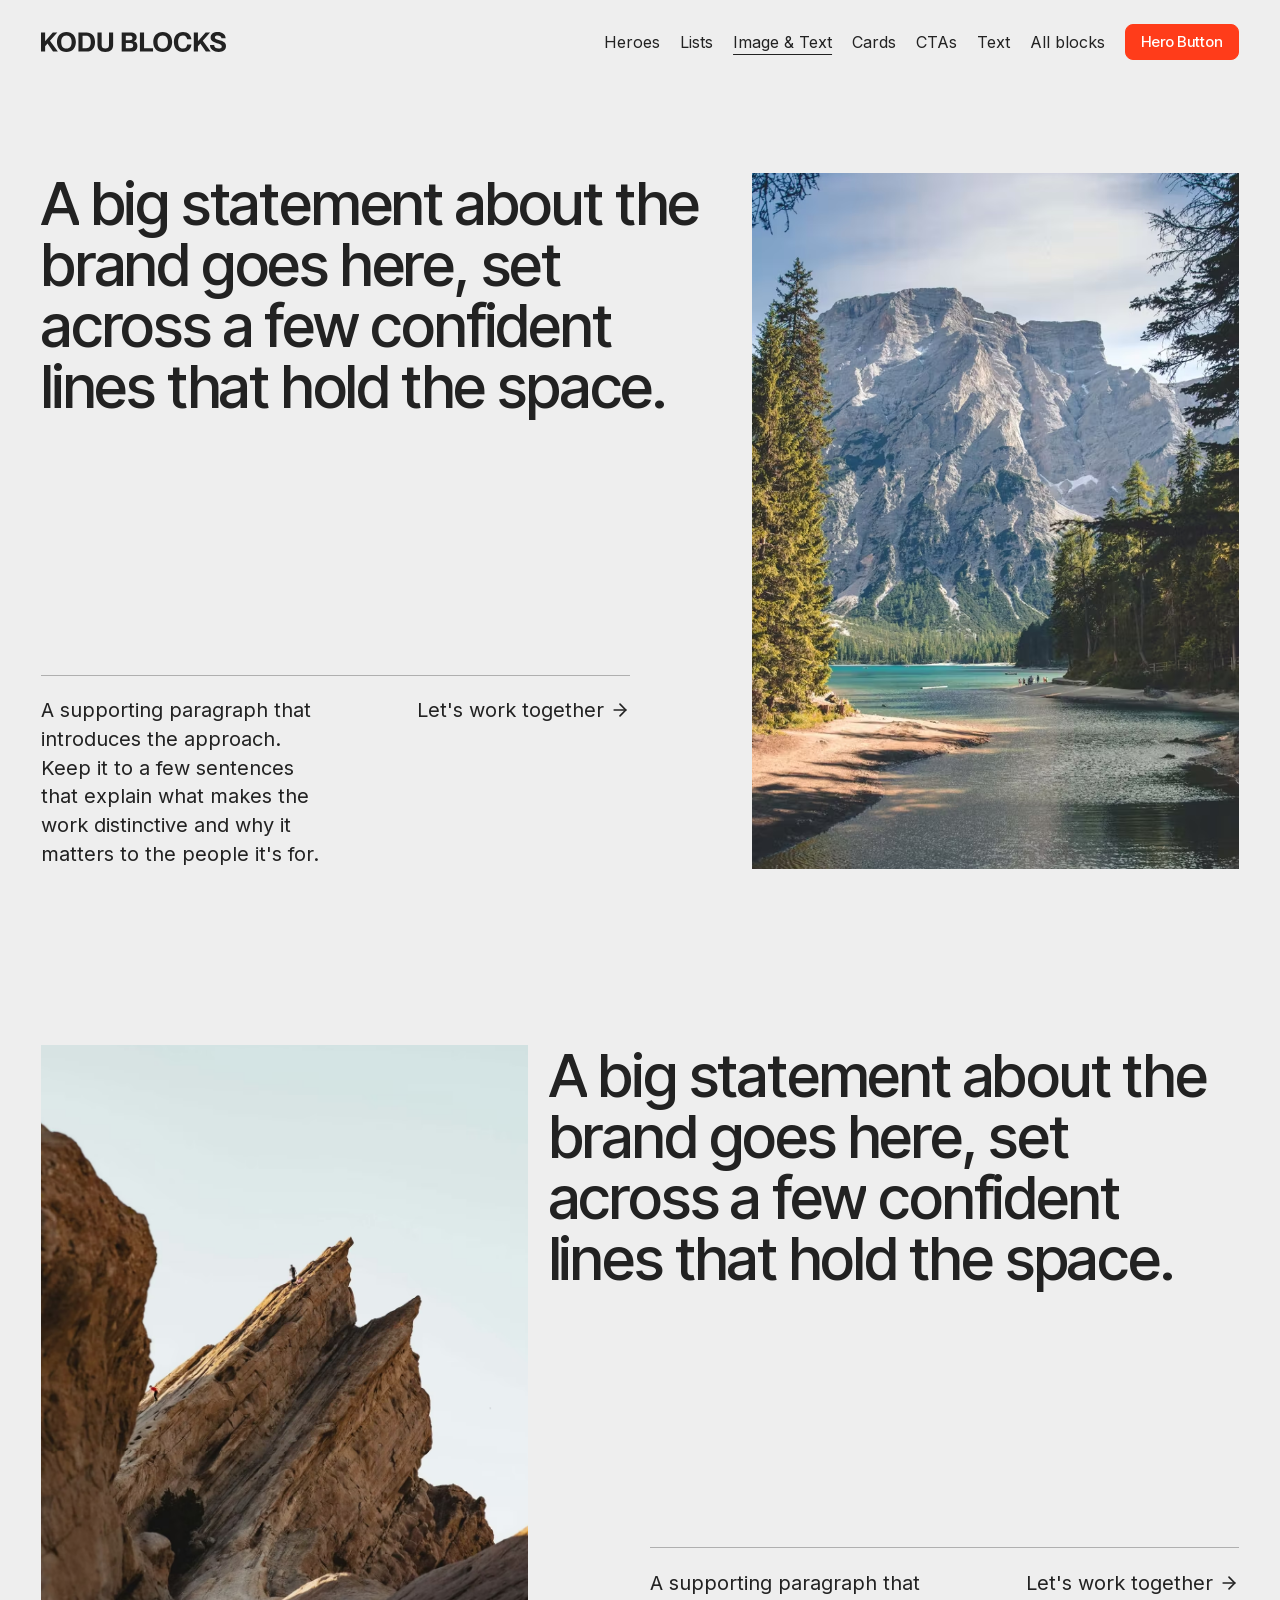
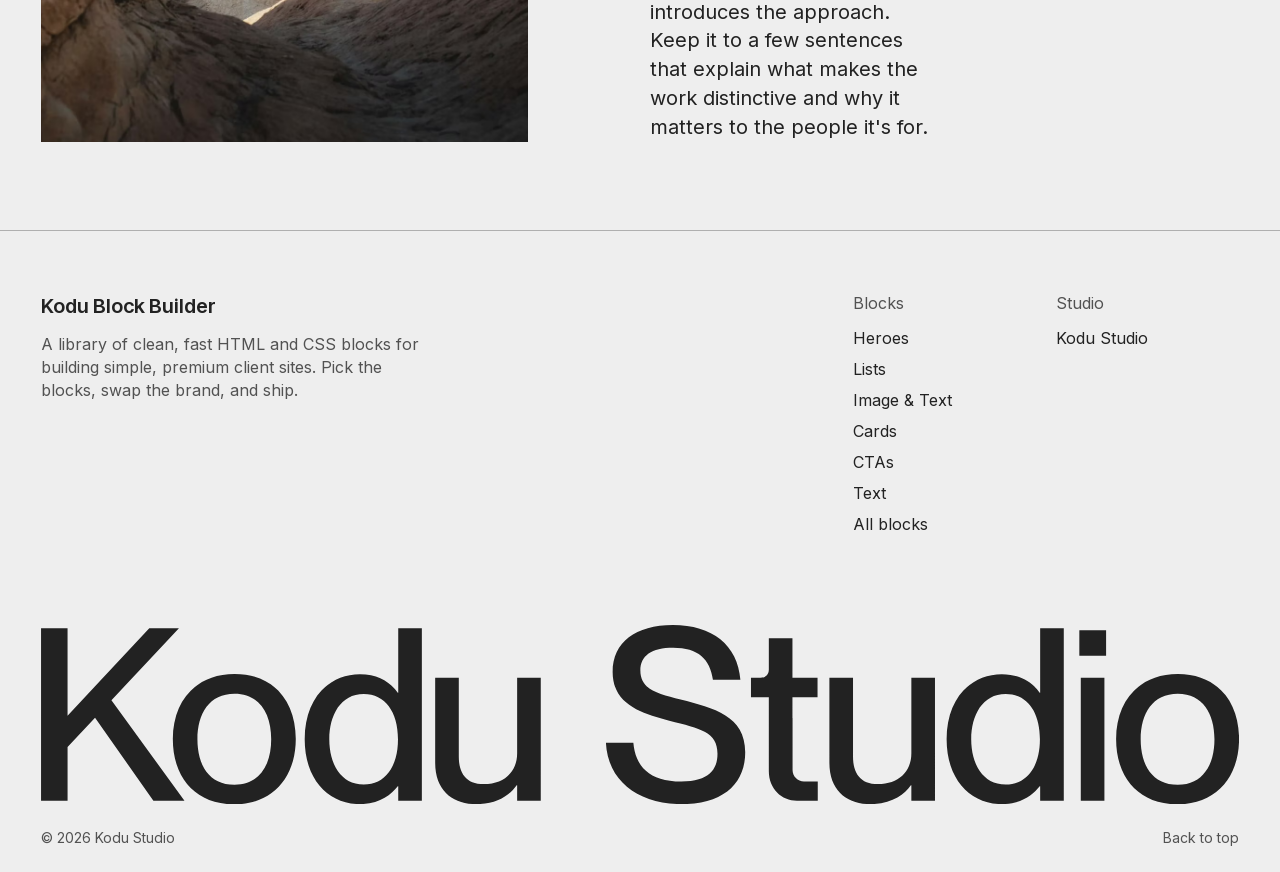
<file: image-text.html>
<!doctype html>
<html lang="en-AU">
<head>
  <meta charset="utf-8">
  <script>document.documentElement.classList.add('js')</script>
  <meta name="viewport" content="width=device-width, initial-scale=1">
  <title>Image &amp; Text — Kodu Block Builder</title>
  <meta name="description" content="A library of clean, fast HTML and CSS blocks for building simple, premium client sites.">
  <meta property="og:type" content="website">
  <meta property="og:title" content="Image &amp; Text — Kodu Block Builder">
  <meta property="og:description" content="A library of clean, fast HTML and CSS blocks for building simple, premium client sites.">
  <meta property="og:url" content="https://kodublockbuilder.vercel.app/image-text">
  <meta property="og:image" content="https://kodublockbuilder.vercel.app/assets/shareimage.jpg">
  <meta property="og:image:width" content="1080">
  <meta property="og:image:height" content="1080">
  <meta name="twitter:card" content="summary_large_image">
  <link rel="icon" href="assets/favicon.png" type="image/png">
  <link rel="preload" href="assets/fonts/inter-tight-latin.woff2" as="font" type="font/woff2" crossorigin>
  <link rel="preload" href="assets/fonts/inter-latin.woff2" as="font" type="font/woff2" crossorigin>
  <link rel="stylesheet" href="css/base.css">
  <link rel="stylesheet" href="css/blocks/header.css">
  <link rel="stylesheet" href="css/blocks/menu.css">
  <link rel="stylesheet" href="css/blocks/footer.css">
  <link rel="stylesheet" href="css/blocks/modern/tall-image-text.css">
  <script src="js/components.js"></script>
  <script src="js/vendor/lenis.min.js" defer></script>
  <script type="module" src="js/smooth-scroll.js"></script>
  <script type="module" src="js/roll.js"></script>
  <script type="module" src="js/menu.js"></script>
  <script type="module" src="js/header.js"></script>
  <script type="module" src="js/reveal.js"></script>
  <script type="module" src="js/parallax.js"></script>
</head>
<body>

<!-- BLOCK: header + mobile menu (js/components.js) -->
<site-header></site-header>

<main>

  <!-- BLOCK: modern-tall-image-text -->
  <section class="container grid modern-tall-image-text">
    <div class="modern-tall-image-text__content">
      <h2 class="modern-tall-image-text__heading" data-reveal-words>A big statement about the brand goes here, set across a few confident lines that hold the space.</h2>
      <div class="text-lg modern-tall-image-text__footer" data-reveal>
        <p class="modern-tall-image-text__text">A supporting paragraph that introduces the approach. Keep it to a few sentences that explain what makes the work distinctive and why it matters to the people it's for.</p>
        <a class="modern-tall-image-text__link" href="#">
          <span data-roll>Let's work together</span>
          <svg width="20" height="20" viewBox="0 0 24 24" fill="none" stroke="currentColor" stroke-width="2" stroke-linecap="round" stroke-linejoin="round" aria-hidden="true"><path d="M5 12h14"/><path d="m12 5 7 7-7 7"/></svg><!-- Lucide arrow-right -->
        </a>
      </div>
    </div>
    <div class="modern-tall-image-text__media" data-reveal data-parallax>
      <img src="assets/images/mountain-water.avif" alt="Mountain above a lake" width="800" height="1200" loading="lazy" decoding="async">
    </div>
  </section>

  <!-- BLOCK: modern-tall-image-text (option: image left) -->
  <section class="container grid modern-tall-image-text modern-tall-image-text--image-left">
    <div class="modern-tall-image-text__content">
      <h2 class="modern-tall-image-text__heading" data-reveal-words>A big statement about the brand goes here, set across a few confident lines that hold the space.</h2>
      <div class="text-lg modern-tall-image-text__footer" data-reveal>
        <p class="modern-tall-image-text__text">A supporting paragraph that introduces the approach. Keep it to a few sentences that explain what makes the work distinctive and why it matters to the people it's for.</p>
        <a class="modern-tall-image-text__link" href="#">
          <span data-roll>Let's work together</span>
          <svg width="20" height="20" viewBox="0 0 24 24" fill="none" stroke="currentColor" stroke-width="2" stroke-linecap="round" stroke-linejoin="round" aria-hidden="true"><path d="M5 12h14"/><path d="m12 5 7 7-7 7"/></svg><!-- Lucide arrow-right -->
        </a>
      </div>
    </div>
    <div class="modern-tall-image-text__media" data-reveal data-parallax>
      <img src="assets/images/person-on-rock-tall.avif" alt="Person standing on a rock" width="1200" height="1800" loading="lazy" decoding="async">
    </div>
  </section>

</main>

<!-- BLOCK: footer (js/components.js) -->
<site-footer></site-footer>

</body>
</html>
</file>
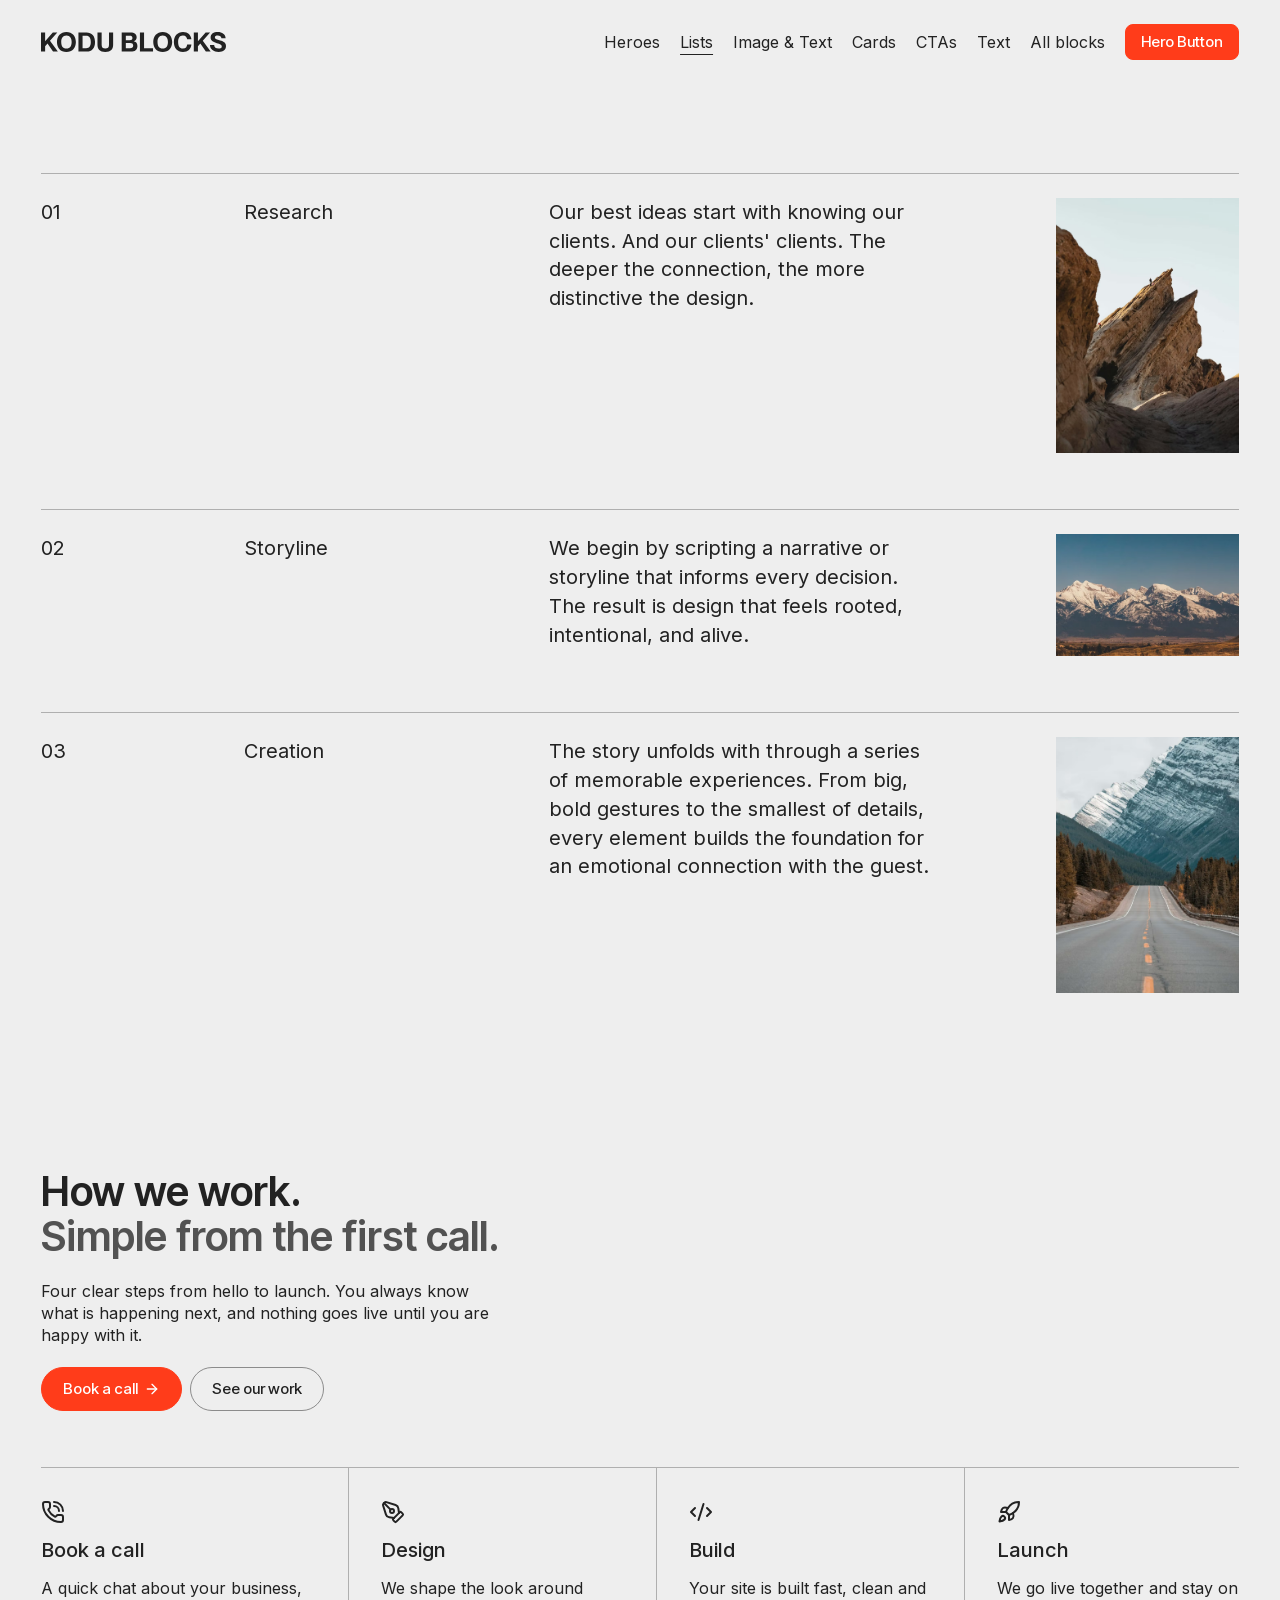
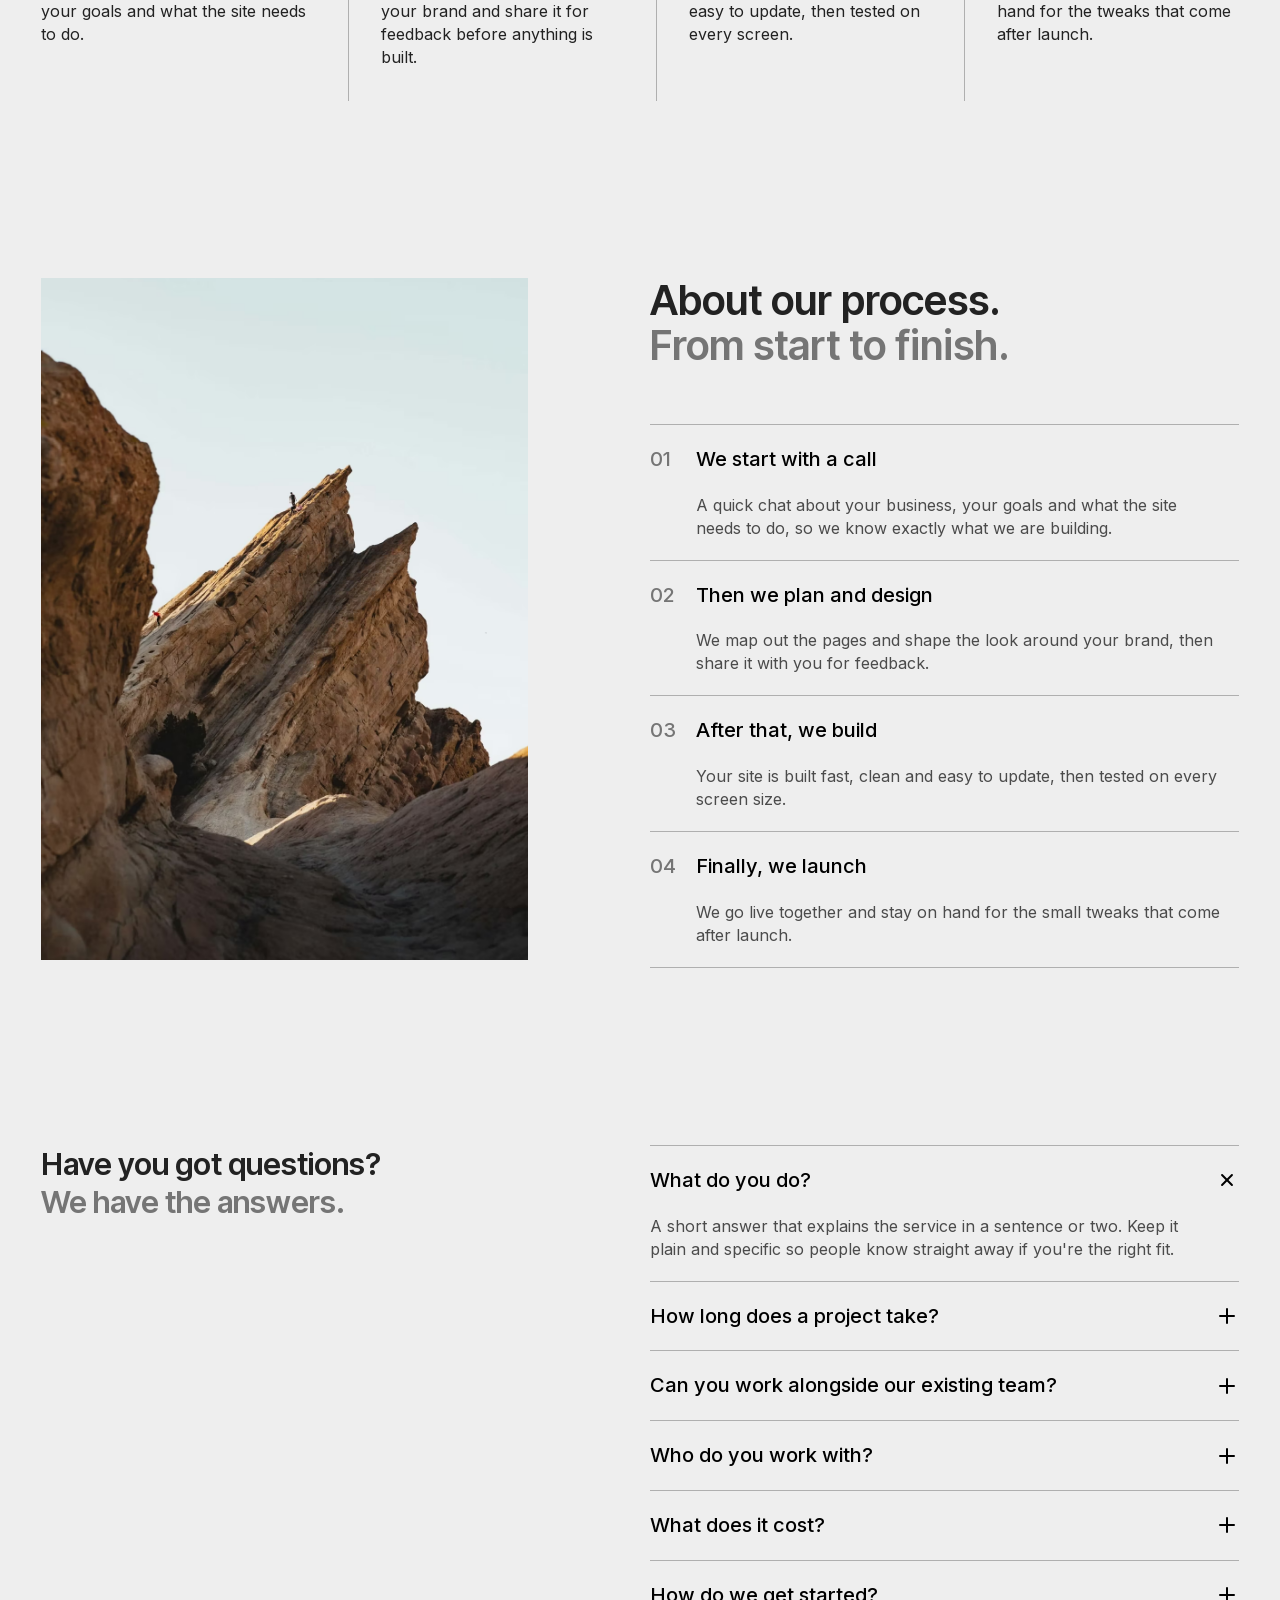
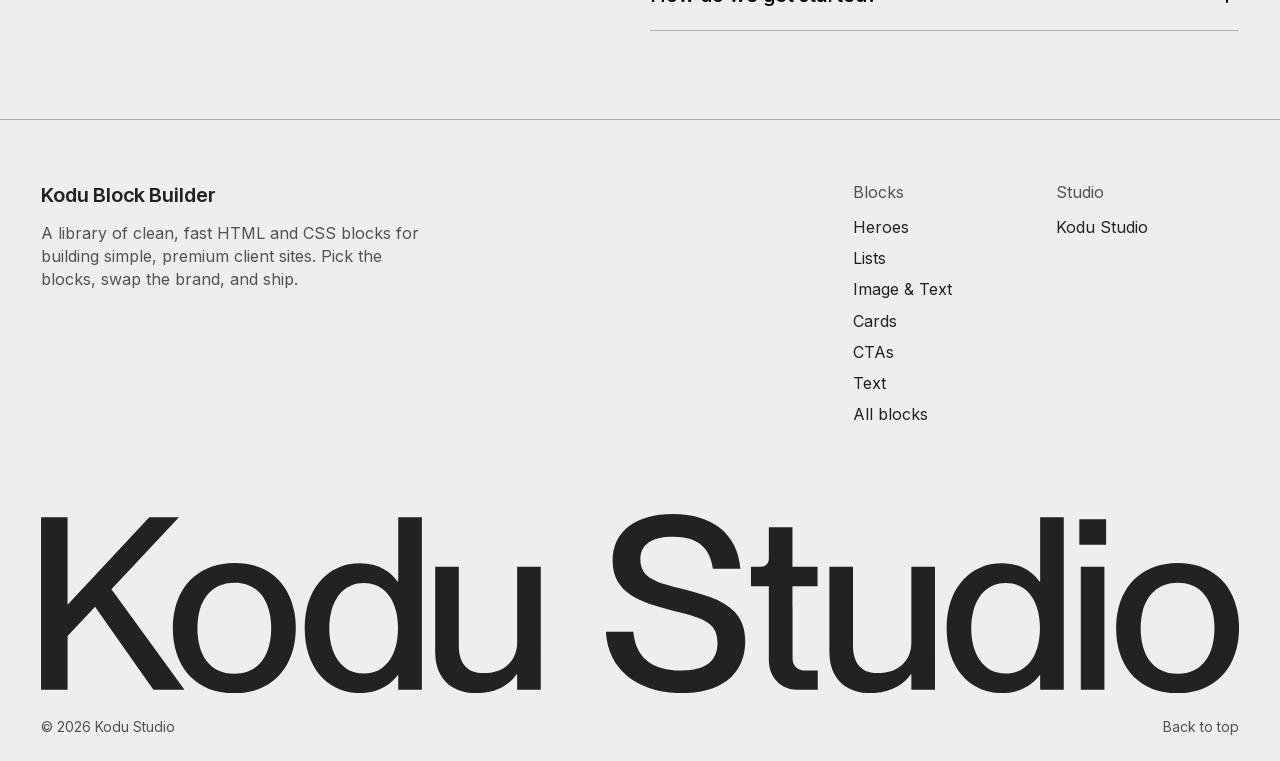
<file: lists.html>
<!doctype html>
<html lang="en-AU">
<head>
  <meta charset="utf-8">
  <script>document.documentElement.classList.add('js')</script>
  <meta name="viewport" content="width=device-width, initial-scale=1">
  <title>Lists — Kodu Block Builder</title>
  <meta name="description" content="A library of clean, fast HTML and CSS blocks for building simple, premium client sites.">
  <meta property="og:type" content="website">
  <meta property="og:title" content="Lists — Kodu Block Builder">
  <meta property="og:description" content="A library of clean, fast HTML and CSS blocks for building simple, premium client sites.">
  <meta property="og:url" content="https://kodublockbuilder.vercel.app/lists">
  <meta property="og:image" content="https://kodublockbuilder.vercel.app/assets/shareimage.jpg">
  <meta property="og:image:width" content="1080">
  <meta property="og:image:height" content="1080">
  <meta name="twitter:card" content="summary_large_image">
  <link rel="icon" href="assets/favicon.png" type="image/png">
  <link rel="preload" href="assets/fonts/inter-tight-latin.woff2" as="font" type="font/woff2" crossorigin>
  <link rel="preload" href="assets/fonts/inter-latin.woff2" as="font" type="font/woff2" crossorigin>
  <link rel="stylesheet" href="css/base.css">
  <link rel="stylesheet" href="css/blocks/header.css">
  <link rel="stylesheet" href="css/blocks/menu.css">
  <link rel="stylesheet" href="css/blocks/footer.css">
  <link rel="stylesheet" href="css/blocks/modern/list.css">
  <link rel="stylesheet" href="css/blocks/icon-list.css">
  <link rel="stylesheet" href="css/blocks/steps-tall-image.css">
  <link rel="stylesheet" href="css/blocks/faq-split.css">
  <script src="js/components.js"></script>
  <script src="js/vendor/lenis.min.js" defer></script>
  <script type="module" src="js/smooth-scroll.js"></script>
  <script type="module" src="js/roll.js"></script>
  <script type="module" src="js/menu.js"></script>
  <script type="module" src="js/header.js"></script>
  <script type="module" src="js/reveal.js"></script>
  <script type="module" src="js/faq.js"></script>
  <script type="module" src="js/parallax.js"></script>
</head>
<body>

<!-- BLOCK: header + mobile menu (js/components.js) -->
<site-header></site-header>

<main>

  <!-- BLOCK: modern-list -->
  <section class="container modern-list">
    <ol class="modern-list__items">
      <li class="grid text-lg modern-list__item" data-reveal>
        <h3 class="modern-list__title">Research</h3>
        <p class="modern-list__text">Our best ideas start with knowing our clients. And our clients' clients. The deeper the connection, the more distinctive the design.</p>
        <div class="modern-list__media" data-parallax>
          <img src="assets/images/person-on-rock.avif" alt="Person standing on a rock" width="1000" height="1500" loading="lazy" decoding="async">
        </div>
      </li>
      <li class="grid text-lg modern-list__item" data-reveal>
        <h3 class="modern-list__title">Storyline</h3>
        <p class="modern-list__text">We begin by scripting a narrative or storyline that informs every decision. The result is design that feels rooted, intentional, and alive.</p>
        <div class="modern-list__media modern-list__media--landscape" data-parallax>
          <img src="assets/images/cattle-in-field.avif" alt="Cattle grazing in a field" width="1200" height="800" loading="lazy" decoding="async">
        </div>
      </li>
      <li class="grid text-lg modern-list__item" data-reveal>
        <h3 class="modern-list__title">Creation</h3>
        <p class="modern-list__text">The story unfolds with through a series of memorable experiences. From big, bold gestures to the smallest of details, every element builds the foundation for an emotional connection with the guest.</p>
        <div class="modern-list__media" data-parallax>
          <img src="assets/images/concrete-road.avif" alt="Concrete road" width="1000" height="1500" loading="lazy" decoding="async">
        </div>
      </li>
    </ol>
  </section>

  <!-- BLOCK: icon-list -->
  <section class="container icon-list">
    <div class="icon-list__head" data-reveal-stagger>
      <h2 class="heading-48">How we work. <span>Simple from the first call.</span></h2>
      <p class="icon-list__text">Four clear steps from hello to launch. You always know what is happening next, and nothing goes live until you are happy with it.</p>
      <div class="icon-list__actions">
        <a class="btn btn--44 btn--pill" href="#">Book a call <svg width="16" height="16" viewBox="0 0 24 24" fill="none" stroke="currentColor" stroke-width="2" stroke-linecap="round" stroke-linejoin="round" aria-hidden="true"><path d="M5 12h14"/><path d="m12 5 7 7-7 7"/></svg></a>
        <a class="btn btn--44 btn--pill btn--outline" href="#">See our work</a>
      </div>
    </div>
    <ul class="icon-list__items" data-reveal-stagger>
      <li class="icon-list__item">
        <svg width="24" height="24" viewBox="0 0 24 24" fill="none" stroke="currentColor" stroke-width="2" stroke-linecap="round" stroke-linejoin="round" aria-hidden="true"><path d="M13 2a9 9 0 0 1 9 9"/><path d="M13 6a5 5 0 0 1 5 5"/><path d="M13.832 16.568a1 1 0 0 0 1.213-.303l.355-.465A2 2 0 0 1 17 15h3a2 2 0 0 1 2 2v3a2 2 0 0 1-2 2A18 18 0 0 1 2 4a2 2 0 0 1 2-2h3a2 2 0 0 1 2 2v3a2 2 0 0 1-.8 1.6l-.468.351a1 1 0 0 0-.292 1.233 14 14 0 0 0 6.392 6.384"/></svg>
        <h3 class="icon-list__title">Book a call</h3>
        <p>A quick chat about your business, your goals and what the site needs to do.</p>
      </li>
      <li class="icon-list__item">
        <svg width="24" height="24" viewBox="0 0 24 24" fill="none" stroke="currentColor" stroke-width="2" stroke-linecap="round" stroke-linejoin="round" aria-hidden="true"><path d="m18 13-.654-4.736a4 4 0 00-2.756-3.266l-9.163-2.9a2 2 0 00-2.017.493l-.82.819a2 2 0 00-.492 2.017l2.9 9.163a4 4 0 003.266 2.756L13 18"/><path d="M18.648 12.352a1.205 1.205 0 011.704 0l1.296 1.296a1.205 1.205 0 010 1.704l-6.296 6.296a1.205 1.205 0 01-1.704 0l-1.296-1.296a1.205 1.205 0 010-1.704z"/><path d="m3 3 6.586 6.586"/><circle cx="11" cy="11" r="2"/></svg>
        <h3 class="icon-list__title">Design</h3>
        <p>We shape the look around your brand and share it for feedback before anything is built.</p>
      </li>
      <li class="icon-list__item">
        <svg width="24" height="24" viewBox="0 0 24 24" fill="none" stroke="currentColor" stroke-width="2" stroke-linecap="round" stroke-linejoin="round" aria-hidden="true"><path d="m18 16 4-4-4-4"/><path d="m6 8-4 4 4 4"/><path d="m14.5 4-5 16"/></svg>
        <h3 class="icon-list__title">Build</h3>
        <p>Your site is built fast, clean and easy to update, then tested on every screen.</p>
      </li>
      <li class="icon-list__item">
        <svg width="24" height="24" viewBox="0 0 24 24" fill="none" stroke="currentColor" stroke-width="2" stroke-linecap="round" stroke-linejoin="round" aria-hidden="true"><path d="M12 15v5s3.03-.55 4-2c1.08-1.62 0-5 0-5"/><path d="M4.5 16.5c-1.5 1.26-2 5-2 5s3.74-.5 5-2c.71-.84.7-2.13-.09-2.91a2.18 2.18 0 0 0-2.91-.09"/><path d="M9 12a22 22 0 0 1 2-3.95A12.88 12.88 0 0 1 22 2c0 2.72-.78 7.5-6 11a22.4 22.4 0 0 1-4 2z"/><path d="M9 12H4s.55-3.03 2-4c1.62-1.08 5 .05 5 .05"/></svg>
        <h3 class="icon-list__title">Launch</h3>
        <p>We go live together and stay on hand for the tweaks that come after launch.</p>
      </li>
    </ul>
  </section>

  <!-- BLOCK: steps-tall-image -->
  <section class="container grid steps-tall-image">
    <div class="steps-tall-image__media" data-parallax>
      <img src="assets/images/person-on-rock-tall.avif" alt="Person standing on a rock" width="1200" height="1800" loading="lazy" decoding="async">
    </div>
    <div class="steps-tall-image__content">
      <h2 class="heading-48" data-reveal>About our process. <span>From start to finish.</span></h2>
      <ol class="steps-tall-image__list" data-reveal-stagger>
        <li class="steps-tall-image__step">
          <h3 class="steps-tall-image__title">We start with a call</h3>
          <p class="steps-tall-image__text">A quick chat about your business, your goals and what the site needs to do, so we know exactly what we are building.</p>
        </li>
        <li class="steps-tall-image__step">
          <h3 class="steps-tall-image__title">Then we plan and design</h3>
          <p class="steps-tall-image__text">We map out the pages and shape the look around your brand, then share it with you for feedback.</p>
        </li>
        <li class="steps-tall-image__step">
          <h3 class="steps-tall-image__title">After that, we build</h3>
          <p class="steps-tall-image__text">Your site is built fast, clean and easy to update, then tested on every screen size.</p>
        </li>
        <li class="steps-tall-image__step">
          <h3 class="steps-tall-image__title">Finally, we launch</h3>
          <p class="steps-tall-image__text">We go live together and stay on hand for the small tweaks that come after launch.</p>
        </li>
      </ol>
    </div>
  </section>

  <!-- BLOCK: faq-split -->
  <section class="container grid faq-split">
    <h2 class="faq-split__heading" data-reveal>Have you got questions? <span>We have the answers.</span></h2>
    <div class="faq-split__items" data-reveal-stagger>
      <details class="faq-split__item" name="faq" open>
        <summary class="faq-split__q"><span>What do you do?</span><svg width="24" height="24" viewBox="0 0 24 24" fill="none" stroke="currentColor" stroke-width="2" stroke-linecap="round" stroke-linejoin="round" aria-hidden="true"><path d="M5 12h14"/><path d="M12 5v14"/></svg></summary>
        <p class="faq-split__a">A short answer that explains the service in a sentence or two. Keep it plain and specific so people know straight away if you&#39;re the right fit.</p>
      </details>
      <details class="faq-split__item" name="faq">
        <summary class="faq-split__q"><span>How long does a project take?</span><svg width="24" height="24" viewBox="0 0 24 24" fill="none" stroke="currentColor" stroke-width="2" stroke-linecap="round" stroke-linejoin="round" aria-hidden="true"><path d="M5 12h14"/><path d="M12 5v14"/></svg></summary>
        <p class="faq-split__a">Most projects take a few weeks from kick-off to launch. We&#39;ll give you a clear timeline before anything starts.</p>
      </details>
      <details class="faq-split__item" name="faq">
        <summary class="faq-split__q"><span>Can you work alongside our existing team?</span><svg width="24" height="24" viewBox="0 0 24 24" fill="none" stroke="currentColor" stroke-width="2" stroke-linecap="round" stroke-linejoin="round" aria-hidden="true"><path d="M5 12h14"/><path d="M12 5v14"/></svg></summary>
        <p class="faq-split__a">Yes. We can lead the work or slot in beside your team, whichever suits how you already work.</p>
      </details>
      <details class="faq-split__item" name="faq">
        <summary class="faq-split__q"><span>Who do you work with?</span><svg width="24" height="24" viewBox="0 0 24 24" fill="none" stroke="currentColor" stroke-width="2" stroke-linecap="round" stroke-linejoin="round" aria-hidden="true"><path d="M5 12h14"/><path d="M12 5v14"/></svg></summary>
        <p class="faq-split__a">Small and growing businesses that want a site that looks premium and is easy to keep up to date.</p>
      </details>
      <details class="faq-split__item" name="faq">
        <summary class="faq-split__q"><span>What does it cost?</span><svg width="24" height="24" viewBox="0 0 24 24" fill="none" stroke="currentColor" stroke-width="2" stroke-linecap="round" stroke-linejoin="round" aria-hidden="true"><path d="M5 12h14"/><path d="M12 5v14"/></svg></summary>
        <p class="faq-split__a">Pricing depends on the scope. Most projects fall into a few set packages, and we&#39;ll quote a fixed price up front.</p>
      </details>
      <details class="faq-split__item" name="faq">
        <summary class="faq-split__q"><span>How do we get started?</span><svg width="24" height="24" viewBox="0 0 24 24" fill="none" stroke="currentColor" stroke-width="2" stroke-linecap="round" stroke-linejoin="round" aria-hidden="true"><path d="M5 12h14"/><path d="M12 5v14"/></svg></summary>
        <p class="faq-split__a">Get in touch with a little about your business and what you need. We&#39;ll come back within a day to book a quick call.</p>
      </details>
    </div>
  </section>

</main>

<!-- BLOCK: footer (js/components.js) -->
<site-footer></site-footer>

</body>
</html>
</file>
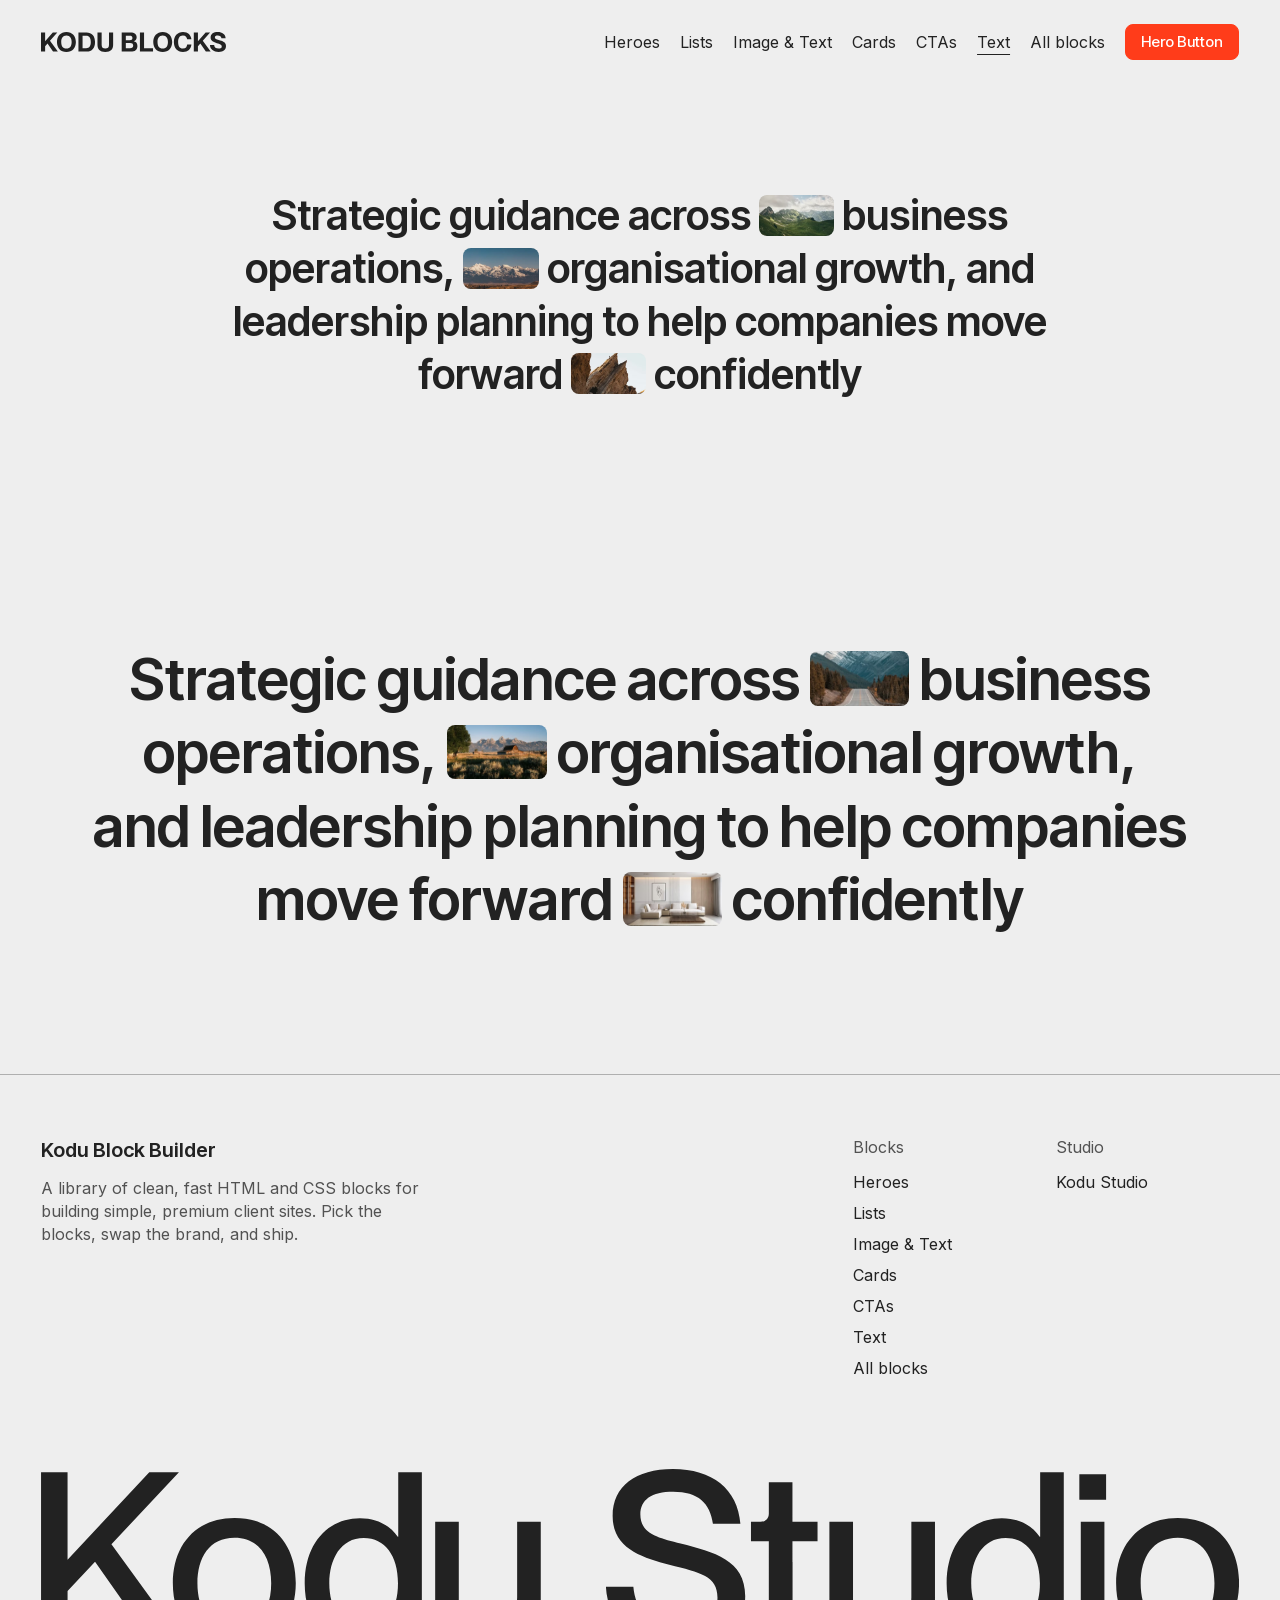
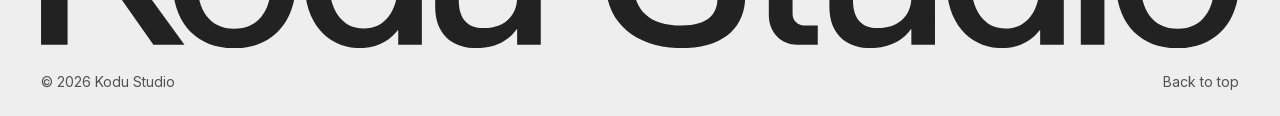
<file: text.html>
<!doctype html>
<html lang="en-AU">
<head>
  <meta charset="utf-8">
  <script>document.documentElement.classList.add('js')</script>
  <meta name="viewport" content="width=device-width, initial-scale=1">
  <title>Text — Kodu Block Builder</title>
  <meta name="description" content="A library of clean, fast HTML and CSS blocks for building simple, premium client sites.">
  <meta property="og:type" content="website">
  <meta property="og:title" content="Text — Kodu Block Builder">
  <meta property="og:description" content="A library of clean, fast HTML and CSS blocks for building simple, premium client sites.">
  <meta property="og:url" content="https://kodublockbuilder.vercel.app/text">
  <meta property="og:image" content="https://kodublockbuilder.vercel.app/assets/shareimage.jpg">
  <meta property="og:image:width" content="1080">
  <meta property="og:image:height" content="1080">
  <meta name="twitter:card" content="summary_large_image">
  <link rel="icon" href="assets/favicon.png" type="image/png">
  <link rel="preload" href="assets/fonts/inter-tight-latin.woff2" as="font" type="font/woff2" crossorigin>
  <link rel="preload" href="assets/fonts/inter-latin.woff2" as="font" type="font/woff2" crossorigin>
  <link rel="stylesheet" href="css/base.css">
  <link rel="stylesheet" href="css/blocks/header.css">
  <link rel="stylesheet" href="css/blocks/menu.css">
  <link rel="stylesheet" href="css/blocks/footer.css">
  <link rel="stylesheet" href="css/blocks/text-inline-image.css">
  <script src="js/components.js"></script>
  <script src="js/vendor/lenis.min.js" defer></script>
  <script type="module" src="js/smooth-scroll.js"></script>
  <script type="module" src="js/roll.js"></script>
  <script type="module" src="js/menu.js"></script>
  <script type="module" src="js/header.js"></script>
  <script type="module" src="js/reveal.js"></script>
</head>
<body>

<!-- BLOCK: header + mobile menu (js/components.js) -->
<site-header></site-header>

<main>

  <!-- BLOCK: text-inline-image -->
  <section class="text-inline-image">
    <div class="container">
      <p class="text-inline-image__text" data-reveal-lines>Strategic guidance across <img src="assets/images/inline-hills.avif" alt="" width="472" height="256" loading="lazy"> business operations, <img src="assets/images/inline-mountain.avif" alt="" width="472" height="256" loading="lazy"> organisational growth, and leadership planning to help companies move forward <img src="assets/images/inline-rock.avif" alt="" width="472" height="256" loading="lazy"> confidently</p>
    </div>
  </section>

  <!-- BLOCK: text-inline-image (option: large) -->
  <section class="text-inline-image text-inline-image--large">
    <div class="container">
      <p class="text-inline-image__text" data-reveal-lines>Strategic guidance across <img src="assets/images/inline-road.avif" alt="" width="472" height="256" loading="lazy"> business operations, <img src="assets/images/inline-house.avif" alt="" width="472" height="256" loading="lazy"> organisational growth, and leadership planning to help companies move forward <img src="assets/images/inline-room.avif" alt="" width="472" height="256" loading="lazy"> confidently</p>
    </div>
  </section>

</main>

<!-- BLOCK: footer (js/components.js) -->
<site-footer></site-footer>

</body>
</html>
</file>
<file: css/base.css>
/* ==========================================================================
   Kodu Block Builder — base
   Tokens mirror the Figma variables (Kodu Block Builder file).
   Rebrand a client site by editing this :root block only.
   ========================================================================== */

/* Fonts: self-hosted variable fonts (Latin), so text needs no third-party
   request. Inter Tight 400–700 (headings, buttons, field text), Inter 400–600 (body).
   For a client, drop their woff2 files in assets/fonts and edit these. */
@font-face {
  font-family: "Inter Tight";
  font-style: normal;
  font-weight: 400 700;
  font-display: swap;
  src: url("../assets/fonts/inter-tight-latin.woff2") format("woff2");
}
@font-face {
  font-family: "Inter";
  font-style: normal;
  font-weight: 400 600;
  font-display: swap;
  src: url("../assets/fonts/inter-latin.woff2") format("woff2");
}

:root {
  /* Neutrals (Figma Neutral/50–900): the base for every grey below */
  --neutral-50:  #eeeeee;
  --neutral-100: #c9c9c9;
  --neutral-200: #afafaf;
  --neutral-300: #8b8b8b;
  --neutral-400: #757575;
  --neutral-500: #525252;
  --neutral-600: #4b4b4b;
  --neutral-700: #3a3a3a;
  --neutral-800: #2d2d2d;
  --neutral-900: #222222;
  --white: #ffffff;
  --black: #000000;

  /* Colour */
  --brand: #ff3c1a;                       /* Brand/Hot Orange-500 */
  --bg-primary: var(--neutral-50);        /* Background/bg-primary */
  --text-primary: var(--neutral-900);     /* Text/text-primary */
  --text-secondary: var(--neutral-50);    /* Text/text-secondary — on brand colour */
  --text-soft: var(--neutral-500);        /* second line of two-tone headings */
  --text-tertiary: var(--neutral-400);    /* lighter second line (FAQ heading) */
  --text-on-image: var(--white);          /* text over photos */
  --overlay: rgb(17 17 17 / 0.5);         /* darkens photos behind text */
  --overlay-hero: rgb(0 0 0 / 0.4);       /* full-image hero */
  --surface: var(--white);                /* cards */
  --card-bg: #f2f2f2;                     /* Brand Colours/Off-White (stat cards) */
  --card-border: #d4d4d8;                 /* card outline */

  /* Form fields (Figma Input Field) */
  --field-bg: var(--white);
  --field-text: var(--neutral-900);
  --field-text-placeholder: var(--neutral-500);
  --field-border: var(--neutral-200);
  --field-border-hover: #4874f6;
  --field-border-active: #1a51f4;
  --field-border-focus: #96affa;
  --field-border-error: #c41212;
  --dot: #d9d9d9;                         /* dot field grid (Figma hero dots) */

  --btn-primary-bg: var(--brand);
  --btn-primary-text: var(--white);
  --btn-outline-bg: transparent;
  --btn-outline-text: var(--text-primary);
  --btn-outline-border: var(--neutral-300);

  /* Type */
  --font-primary: "Inter Tight", system-ui, sans-serif; /* eyebrows, buttons */
  --font-heading: var(--font-primary);
  --font-body: "Inter", system-ui, sans-serif;

  --heading-xl: clamp(48px, 5.6vw, 84px); /* Headings/80 */
  --heading-lg: clamp(36px, 4.67vw, 78px);
  --heading-48: clamp(32px, 3.2vw, 48px);
  --heading-md: clamp(28px, 2.4vw, 36px);
  --eyebrow: 20px;                        /* Labels/Eyebrow 20 */
  --body-lg: 20px;
  --body: 16px;
  --button: 15px;                         /* Labels/Button */

  /* Space */
  --margin: clamp(20px, 3.2vw, 48px);      /* Grid/margin */
  --gutter: clamp(12px, 1.6vw, 24px);      /* Grid/column-gap */
  --section-xl: clamp(104px, 11.12vw, 168px); /* Section/section-xl */
  --section-lg: clamp(80px, 8.5vw, 128px); /* Section/section-lg */
  --section-md: clamp(64px, 6.9vw, 104px); /* Section/section-md */
  --section-sm: clamp(48px, 4.8vw, 72px);  /* Section/section-sm */
  --text-gap-md: 28px;                     /* Text Gap/text-gap-md */
  --content-gap-md: clamp(40px, 3.7vw, 56px); /* Conent Gap/content-gap-md */
  --max: 1680px;
  --radius: 16px;
  --header-h: 84px;
  --marquee-pad: 1.25rem;
  --marquee-h: calc(var(--marquee-pad) * 2 + var(--body-lg) * 1.44); /* used by the hero */

  /* Motion */
  --ease: cubic-bezier(0.22, 1, 0.36, 1);
  --roll-dur: 0.55s;
  --roll-step: 16ms; /* stagger between letters */
  --reveal-dur: 1s;
  --reveal-y: 24px;
  --reveal-step: 90ms; /* stagger between items */
  --word-step: 40ms;   /* stagger between heading words */
  --line-step: 120ms;  /* stagger between lines (data-reveal-lines) */
}

/* ---------- Reset ---------- */

*, *::before, *::after { box-sizing: border-box; }

body {
  margin: 0;
  background: var(--bg-primary);
  color: var(--text-primary);
  font-family: var(--font-body);
  font-size: var(--body);
  line-height: 1.4;
  -webkit-font-smoothing: antialiased;
}

h1, h2, h3, h4, p, ol, ul, figure { margin: 0; }
ol, ul { padding: 0; list-style: none; }
img { display: block; max-width: 100%; }
a { color: inherit; text-decoration: none; }
button { font: inherit; color: inherit; }
:focus-visible { outline: 2px solid var(--text-primary); outline-offset: 3px; }

/* ---------- Layout ---------- */

.container {
  max-width: var(--max);
  margin-inline: auto;
  padding-inline: var(--margin);
}

/* 12-column grid (Figma Grid_Main) */
.grid {
  display: grid;
  grid-template-columns: repeat(12, minmax(0, 1fr));
  column-gap: var(--gutter);
}

/* ---------- Type ---------- */

.eyebrow {
  font-family: var(--font-primary);
  font-size: var(--eyebrow);
  font-weight: 500;
  line-height: 1.4;
  letter-spacing: 0.01em;
  text-transform: uppercase;
}

.heading-xl,
.heading-lg,
.heading-48 { font-family: var(--font-heading); }

.heading-xl,
.heading-lg {
  font-weight: 700;
  line-height: 1.04;
}
.heading-xl { font-size: var(--heading-xl); }
.heading-lg { font-size: var(--heading-lg); }

/* Two-tone heading: wrap the second line in <span> (CTA, icon list) */
.heading-48 {
  font-size: var(--heading-48);
  font-weight: 600;
  line-height: 1.1;
  text-wrap: balance;
}
.heading-48 > span { display: block; color: var(--text-soft); }

/* Large body text (Modern list rows, intro paragraphs) */
.text-lg {
  font-size: var(--body-lg);
  line-height: 1.44;
}
@media (max-width: 767px) {
  .text-lg { font-size: var(--body); }
}

/* ---------- Buttons ----------
   Figma "Button" variants: shape Square|Pill, size 36|44, style Fill|Outline.
   Default = Square / 36 / Fill. */

.btn {
  display: inline-flex;
  align-items: center;
  justify-content: center;
  padding: 7px 15px;
  border: 1px solid var(--btn-primary-bg);
  border-radius: 8px;
  background: var(--btn-primary-bg);
  color: var(--btn-primary-text);
  font-family: var(--font-primary);
  font-size: var(--button);
  font-weight: 500;
  line-height: 1.36;
  white-space: nowrap;
  gap: 6px; /* label + optional icon */
}
.btn svg { flex: none; transition: transform 0.4s var(--ease); }
.btn:hover svg { transform: translateX(3px); }

.btn--44 { padding: 11px 21px; }
.btn--pill { border-radius: 999px; }
.btn--light {
  background: var(--bg-primary);
  border-color: var(--bg-primary);
  color: var(--text-primary);
}
.btn--outline {
  background: var(--btn-outline-bg);
  border-color: var(--btn-outline-border);
  color: var(--btn-outline-text);
}

/* Text button: label only, no box. Hugs its text (min 38px tall) with an
   invisible 44px tap area. Used by the mobile Menu / Close buttons. */
.text-btn {
  position: relative;
  min-height: 38px;
  padding: 0;
  border: 0;
  background: none;
  font-size: var(--body-lg);
  line-height: 1.4;
  cursor: pointer;
}
.text-btn::before { content: ""; position: absolute; inset: -3px 0; }

/* ---------- Text roll on hover (js/roll.js) ---------- */

.roll {
  position: relative;
  display: block;
  overflow: hidden;
}
.roll__text { display: block; }
.roll__text--clone { position: absolute; top: 100%; left: 0; }

.roll .char {
  display: inline-block;
  white-space: pre;
  transition: transform var(--roll-dur) var(--ease);
  transition-delay: calc(var(--i) * var(--roll-step));
}
:is(a, button):is(:hover, :focus-visible) .roll .char { transform: translateY(-100%); }

@media (hover: none), (prefers-reduced-motion: reduce) {
  .roll .char { transition: none; }
}

/* ---------- Load-in reveals (js/reveal.js) ----------
   Hidden states only apply when JS runs (.js on <html>) and motion is allowed. */

.word {
  display: inline-block;
  overflow: hidden;
  vertical-align: top;
  padding-block: 0.1em;   /* room for ascenders/descenders inside the mask */
  margin-block: -0.1em;
}

@media (prefers-reduced-motion: no-preference) {
  /* Blocks: one-shot animation (not a transition) so it never takes over an
     element's own hover transitions once it has played. Background images
     sitting directly in a stagger group are skipped (they may have parallax). */
  .js [data-reveal]:not(.is-in),
  .js [data-reveal-stagger]:not(.is-in) > :not([data-reveal-words], img) { opacity: 0; }

  .js .is-in[data-reveal],
  .js .is-in[data-reveal-stagger] > :not([data-reveal-words], img) {
    animation: reveal var(--reveal-dur) var(--ease) backwards;
    animation-delay: calc(var(--reveal-i, 0) * var(--reveal-step));
  }

  /* Heading words slide up out of their mask */
  .js .word > span {
    display: inline-block;
    transform: translateY(120%);
    transition: transform var(--reveal-dur) var(--ease);
    transition-delay: calc(var(--reveal-i, 0) * var(--reveal-step) + var(--word-i) * var(--word-step));
  }
  .js .is-in .word > span { transform: none; }
  [data-reveal-lines] { --word-step: var(--line-step); }
}

@keyframes reveal {
  from { opacity: 0; transform: translateY(var(--reveal-y)); }
}

/* ---------- Image frames ----------
   A block's __media element sets the shape; its image fills it.
   overflow: clip (not hidden) so the frame isn't a scroll container,
   which would stop the parallax timeline tracking the page. */

[class*="__media"] { overflow: clip; }

[class*="__media"] > img {
  width: 100%;
  height: 100%;
  object-fit: cover;
}

/* ---------- Parallax image ----------
   <div class="…__media" data-parallax><img …></div>
   Image is 20% taller than its frame and drifts as it scrolls past.
   CSS scroll-driven animation where supported (off the main thread, no JS);
   js/parallax.js does the same in other browsers (Firefox).
   Reduced motion gets a still image. */

@media (prefers-reduced-motion: no-preference) {
  [data-parallax] { position: relative; }
  [data-parallax] > img {
    position: absolute;
    top: -10%;
    left: 0;
    height: 120%;
  }

  @supports (animation-timeline: view()) {
    [data-parallax] > img {
      animation: parallax linear both;
      animation-timeline: view();
    }
  }
}

/* ±7% of a 120% image = ±8.4% of the frame, inside the 10% spare each side,
   so no edge can ever show (±8% left only a pixel or two) */
@keyframes parallax {
  from { transform: translateY(-7%); }
  to   { transform: translateY(7%); }
}

/* ---------- Dot field (js/dots.js) ----------
   <section data-dots> … </section>  (js/dots.js adds the .dots layer)
   Grid of dots that darken and swell around the mouse, easing after it.
   Layers: .dots = base grid, ::before = darker glow, ::after = bigger dots.
   --mx / --my / --glow are eased in js/dots.js; touch and reduced motion
   keep the soft resting glow. */

[data-dots] {
  --mx: 50%;
  --my: 42%;
  --glow: 0.4;
  --dot-gap: 48px;
  --dot-r: 380px; /* glow radius */
  position: relative;
  isolation: isolate;
}

.dots,
.dots::before,
.dots::after {
  position: absolute;
  inset: 0;
  z-index: -1;
  pointer-events: none;
  background-image: radial-gradient(circle, var(--dot) 2px, transparent 2.5px);
  background-size: var(--dot-gap) var(--dot-gap);
  background-position: calc(2px - var(--dot-gap) / 2) calc(-7px - var(--dot-gap) / 2);
}
.dots::before,
.dots::after { content: ""; }

.dots::before {
  background-image: radial-gradient(circle, var(--text-primary) 2px, transparent 2.5px);
  opacity: var(--glow);
  mask-image: radial-gradient(circle var(--dot-r) at var(--mx) var(--my), rgb(0 0 0 / 0.55), rgb(0 0 0 / 0.2) 50%, transparent);
}

.dots::after {
  background-image: radial-gradient(circle, var(--text-primary) 3.5px, transparent 4px);
  opacity: calc((var(--glow) - 0.4) / 0.6);
  mask-image: radial-gradient(circle calc(var(--dot-r) * 0.42) at var(--mx) var(--my), rgb(0 0 0 / 0.6), rgb(0 0 0 / 0.28) 45%, transparent);
}

@media (max-width: 767px) {
  :root { --header-h: 78px; } /* 20px + 38px Menu button + 20px */
  [data-dots] { --dot-gap: 32px; --dot-r: 260px; }
}

/* ---------- Lenis smooth scroll (js/vendor/lenis.min.js) ---------- */
html.lenis, html.lenis body { height: auto; }
.lenis:not(.lenis-autoToggle).lenis-stopped { overflow: clip; }
.lenis [data-lenis-prevent],
.lenis [data-lenis-prevent-wheel],
.lenis [data-lenis-prevent-touch],
.lenis [data-lenis-prevent-vertical],
.lenis [data-lenis-prevent-horizontal] { overscroll-behavior: contain; }
.lenis.lenis-smooth iframe { pointer-events: none; }
.lenis.lenis-autoToggle {
  transition-property: overflow;
  transition-duration: 1ms;
  transition-behavior: allow-discrete;
}
</file>
<file: css/blocks/header.css>
/* Header — logo left, nav + button right (Figma Grid_Container) */

.header {
  position: sticky;
  top: calc(-1 * var(--header-h)); /* scrolls away like normal… */
  z-index: 10;
  padding-block: 24px;
  color: var(--text-primary);
  transition: top 0.5s var(--ease), color 0.4s var(--ease);
}

/* …and slides back down when you scroll up (js/header.js adds .is-pinned) */
.header.is-pinned { top: 0; }

/* Soft blurred backdrop once you're a screen height down (js/header.js adds
   .is-solid): page colour fading to clear */
.header::before {
  content: "";
  position: absolute;
  inset: 0;
  z-index: -1;
  background: linear-gradient(
    color-mix(in srgb, var(--bg-primary) 90%, transparent),
    color-mix(in srgb, var(--bg-primary) 55%, transparent));
  -webkit-backdrop-filter: blur(16px);
  backdrop-filter: blur(16px);
  mask-image: linear-gradient(#000 65%, transparent);
  opacity: 0;
  transition: opacity 0.4s var(--ease);
  pointer-events: none;
}
.header.is-solid::before { opacity: 1; }

/* Over a dark first block (full-image hero): light text and logo until the
   light backdrop comes in */
.header__logo img { transition: filter 0.4s var(--ease); }
.header:has(~ main > .hero-full-image:first-child):not(.is-solid) { color: var(--text-secondary); }
.header:has(~ main > .hero-full-image:first-child):not(.is-solid) .header__logo img { filter: brightness(0) invert(1); }

@media (prefers-reduced-motion: reduce) {
  .header, .header::before, .header__logo img { transition: none; }
}

.header__inner { align-items: center; }

.header__logo { grid-column: 1 / span 3; }

.header__nav {
  grid-column: 4 / -1;
  display: flex;
  align-items: center;
  justify-content: flex-end;
  gap: 20px;
}

.header__link {
  white-space: nowrap;
  font-size: var(--body);
  line-height: 1.4;
}
.header__link:hover { opacity: 0.6; }
.header__link[aria-current="page"] {
  text-decoration: underline;
  text-underline-offset: 6px;
}

/* "Menu" button (.text-btn): mobile only, opens the menu (css/blocks/menu.css) */
.header__menu-btn { display: none; }

/* Tablet and mobile: Menu button instead of the nav */
@media (max-width: 1023px) {
  .header__logo { grid-column: 1 / span 7; }
  .header__nav { display: none; }
  .header__menu-btn { display: block; grid-column: 8 / -1; justify-self: end; }
}

/* Mobile: smaller logo */
@media (max-width: 767px) {
  .header { padding-block: 20px; }
  .header__logo img { width: 140px; height: auto; }
}
</file>
<file: css/blocks/menu.css>
/* Mobile menu (ref: studiodado.com) — part of the header block.
   Native <dialog>: full screen, dark, big links that rise in.
   Top row lines up with the header so it reads as the header going dark.
   Opened by the header's "Menu" button (js/menu.js). */

.menu {
  position: fixed;
  inset: 0;
  width: 100%;
  height: 100%;
  max-width: none;
  max-height: none;
  margin: 0;
  padding: 20px var(--margin); /* top matches the mobile header */
  border: 0;
  background: var(--text-primary);
  color: var(--text-on-image);
  overscroll-behavior: contain;
}
.menu[open] {
  display: flex;
  flex-direction: column;
}
.menu::backdrop { background: transparent; }

.menu__top {
  display: flex;
  align-items: center;
  justify-content: space-between;
}

.menu__logo img {
  width: 140px;
  height: auto;
  filter: brightness(0) invert(1); /* logo in white */
}

.menu__label {
  margin-top: 80px;
  padding-bottom: 20px;
  color: rgb(255 255 255 / 0.5);
  font-size: 14px;
}

.menu__nav {
  display: flex;
  flex-direction: column;
  align-items: flex-start;
  margin-inline: calc(-1 * var(--margin));
  padding: 24px var(--margin) 0;
  border-top: 1px solid rgb(255 255 255 / 0.15);
}

.menu__nav a {
  font-family: var(--font-heading);
  font-size: 40px;
  font-weight: 500;
  line-height: 1.15;
  letter-spacing: -0.02em;
}
.menu__nav a[aria-current="page"] { color: var(--brand); }

.menu__contact {
  display: flex;
  flex-direction: column;
  margin-top: auto;
  font-size: var(--body-lg);
  line-height: 1.3;
}

/* Fade in, links rise one after another */
@media (prefers-reduced-motion: no-preference) {
  .menu {
    opacity: 0;
    transition: opacity 0.4s var(--ease), overlay 0.4s allow-discrete, display 0.4s allow-discrete;
  }
  .menu[open] { opacity: 1; }
  @starting-style { .menu[open] { opacity: 0; } }

  .menu[open] .menu__nav a,
  .menu[open] .menu__contact {
    animation: reveal 0.8s var(--ease) backwards;
    animation-delay: calc(0.1s + var(--reveal-i, 0) * 60ms);
  }
}

/* Lock the page behind while the menu is open */
html:has(.menu[open]) { overflow: hidden; }
</file>
<file: css/blocks/footer.css>
/* Footer
   Soft line on top, short bio and simple link columns, then the brand logo
   running the full width (it rises out of a mask as it scrolls in) and a
   small bottom bar. The logo is inline SVG so it takes the text colour. */

.footer {
  border-top: 1px solid var(--neutral-200);
}

.footer__top {
  row-gap: 40px;
  padding-block: var(--section-sm) var(--section-md);
}

.footer__bio {
  grid-column: 1 / span 4;
  display: flex;
  flex-direction: column;
  gap: 12px;
  line-height: 1.44;
}
.footer__bio p:last-child { color: var(--text-soft); }

.footer__name {
  font-family: var(--font-heading);
  font-size: var(--body-lg);
  font-weight: 600;
}

.footer__col {
  grid-column: span 2;
  display: flex;
  flex-direction: column;
  gap: 8px;
  line-height: 1.44;
}
.footer__bio + .footer__col { grid-column: 9 / span 2; }

.footer__label {
  margin-bottom: 4px;
  color: var(--text-soft);
}

.footer__col a { width: fit-content; transition: opacity 0.3s; }
.footer__col a:hover { opacity: 0.6; }

/* Full-width logo */
.footer__logo {
  overflow: clip;
  color: var(--text-primary);
}
.footer__logo svg {
  display: block;
  width: 100%;
  height: auto;
}

.footer__bottom {
  display: flex;
  justify-content: space-between;
  gap: 16px;
  padding-block: 24px;
  color: var(--text-soft);
  font-size: 14px;
}
.footer__bottom a:hover { color: var(--text-primary); }

/* Logo rises out of its mask (replaces the default data-reveal fade) */
@media (prefers-reduced-motion: no-preference) {
  .js .footer__logo[data-reveal] { opacity: 1; animation: none; }
  .js .footer__logo svg {
    transform: translateY(101%);
    transition: transform 1.4s var(--ease);
  }
  .js .footer__logo.is-in svg { transform: none; }
}

@media (max-width: 1023px) {
  .footer__bio { grid-column: 1 / span 6; }
  .footer__col { grid-column: span 3; }
  .footer__bio + .footer__col { grid-column: 7 / span 3; }
}

@media (max-width: 767px) {
  .footer__bio { grid-column: 1 / -1; }
  .footer__col,
  .footer__bio + .footer__col { grid-column: span 6; }
}
</file>
<file: css/blocks/hero-full-image.css>
/* Hero — Full Image w. CTA Card (Figma Hero Full Image w. CTA Card)
   Full-screen photo with a dark overlay. Heading, text and buttons bottom
   left; optional glass CTA card bottom right (delete .hero-full-image__card
   to drop it). As the first block on a page it runs up behind the header,
   which switches to light text over it (header.css). On scroll it moves up
   a little slower than the page and darkens while the next blocks slide
   over it. */

.hero-full-image {
  position: relative;
  isolation: isolate;
  color: var(--text-secondary);
}

/* Photo + 40% black overlay */
.hero-full-image__bg {
  position: absolute;
  inset: 0;
  z-index: -2;
  width: 100%;
  height: 100%;
  object-fit: cover;
}
.hero-full-image::before {
  content: "";
  position: absolute;
  inset: 0;
  z-index: -1;
  background: var(--overlay-hero);
}

.hero-full-image__inner {
  min-height: 100svh;
  align-items: end;
  padding-block: calc(var(--header-h) + 48px) 48px;
}

/* First block: slide up behind the header */
.hero-full-image:first-child { margin-top: calc(-1 * var(--header-h)); }

/* Scroll effect (ref: studiodado.com): as you scroll past, the hero moves up
   a little slower than the page (70% speed) and darkens, while the blocks
   after it slide up over it at normal speed. CSS scroll-driven animation
   (no JS); unsupported browsers and reduced motion just scroll normally. */
@supports (animation-timeline: view()) {
  @media (prefers-reduced-motion: no-preference) {
    .hero-full-image {
      view-timeline: --hero-full-image;
      animation: hero-full-image-slow linear both;
      animation-timeline: --hero-full-image;
      animation-range: exit 0% exit 100%;
    }
    /* Darkening layer: fades in over the photo (opacity only, stays smooth) */
    .hero-full-image::after {
      content: "";
      position: absolute;
      inset: 0;
      z-index: -1;
      background: var(--black);
      opacity: 0;
      pointer-events: none;
      animation: hero-full-image-darken linear both;
      animation-timeline: --hero-full-image;
      animation-range: exit 0% exit 100%;
    }
    /* Everything after the hero sits above it, on the page colour
       (:where keeps this weaker than each block's own background). The
       shadow + clip carry the colour edge to edge, so boxed blocks
       (.container on the section) still cover the hero fully. */
    :where(.hero-full-image ~ *) {
      position: relative;
      z-index: 1;
      background: var(--bg-primary);
      box-shadow: 0 0 0 100vmax var(--bg-primary);
      clip-path: inset(0 -100vmax);
    }
  }
}
@keyframes hero-full-image-slow {
  to { transform: translateY(30%); } /* 30% = moves at 70% of scroll speed */
}
@keyframes hero-full-image-darken {
  to { opacity: 0.4; }
}

.hero-full-image__content {
  grid-column: 1 / span 7;
  display: flex;
  flex-direction: column;
  align-items: flex-start;
  gap: 20px;
}

.hero-full-image__heading {
  font-family: var(--font-heading);
  font-size: var(--heading-xl);
  font-weight: 600;
  line-height: 1.04;
}

.hero-full-image__text {
  max-width: 450px;
  line-height: 1.44;
}

.hero-full-image__actions {
  display: flex;
  flex-wrap: wrap;
  gap: 8px;
}

/* ---------- Option: CTA card (glass) ---------- */

.hero-full-image__card {
  grid-column: 10 / span 3;
  justify-self: end;
  width: 272px;
  display: flex;
  flex-direction: column;
  overflow: clip;
  border: 1px solid rgb(255 255 255 / 0.2);
  border-radius: 12px;
  background: rgb(255 255 255 / 0.15);
  -webkit-backdrop-filter: blur(24px);
  backdrop-filter: blur(24px);
  color: var(--white);
  transition: background-color 0.4s var(--ease);
}

.hero-full-image__card-media {
  padding: 6px;
}
.hero-full-image__card-media img {
  width: 100%;
  height: auto;
  aspect-ratio: 8 / 5;
  object-fit: cover;
  border-radius: 8px;
  transition: transform 0.6s var(--ease);
}

.hero-full-image__card-body {
  display: flex;
  flex-direction: column;
  gap: 32px;
  padding: 12px;
}

.hero-full-image__card-label {
  font-family: var(--font-primary);
  font-size: var(--button);
  font-weight: 500;
  line-height: 1.36;
  text-transform: uppercase;
}

.hero-full-image__card-row {
  display: flex;
  align-items: flex-end;
  justify-content: space-between;
  gap: 48px;
}

.hero-full-image__card-title {
  font-size: 24px;
  font-weight: 600;
  line-height: 1.26;
}

.hero-full-image__card svg {
  flex: none;
  transition: transform 0.4s var(--ease);
}

@media (hover: hover) and (pointer: fine) {
  .hero-full-image__card:hover { background-color: rgb(255 255 255 / 0.22); }
  .hero-full-image__card:hover svg { transform: translate(3px, -3px); }
}

/* Mobile (as the MDGH site): content centred in the space, card full
   width along the bottom with the image left and text right */
@media (max-width: 767px) {
  .hero-full-image__inner {
    display: flex;
    flex-direction: column;
    align-items: stretch;
    gap: 40px;
    padding-bottom: 20px;
  }
  .hero-full-image__content { margin-block: auto; }

  .hero-full-image__card {
    width: auto;
    display: grid;
    grid-template-columns: 1fr 1fr;
  }
  .hero-full-image__card-media img { aspect-ratio: 6 / 5; }
  .hero-full-image__card-body { justify-content: space-between; gap: 16px; }
  .hero-full-image__card-row { gap: 12px; }
  .hero-full-image__card-title { font-size: var(--body-lg); }
}
</file>
<file: css/blocks/text-inline-image.css>
/* Text — Inline Image (Figma Feature text with inline image)
   One centred statement with small rounded photos sitting in the line
   between words. Write it as one paragraph and drop an <img> in wherever
   you want a photo; photos and gaps scale with the text (em), so smaller
   screens keep it reading as one typed sentence.
   Option: add text-inline-image--large to the section for the full-width
   version (heading 72 style, larger photos). */

.text-inline-image {
  padding-block: var(--section-lg);
}

.text-inline-image__text {
  --img-w: 1.834em; /* 88 x 48 at 48px */
  --img-h: 1em;
  --gap-x: 0.1875em; /* between words and photos: 9px at 48px */
  --gap-y: 0.1875em; /* between lines: 9px at 48px */
  max-width: 936px;
  margin: calc(var(--gap-y) / -2) auto; /* trim the half gap above and below */
  padding-inline: 8px;
  font-family: var(--font-heading);
  font-size: var(--heading-48);
  font-weight: 600;
  line-height: calc(1.1em + var(--gap-y)); /* 1.1 + row gap, as Figma */
  word-spacing: calc(var(--gap-x) - 0.211em); /* a space is 0.211em */
  text-align: center;
  text-wrap: wrap; /* greedy, so lines break as Figma */
}

.text-inline-image__text img {
  display: inline-block;
  width: var(--img-w);
  height: var(--img-h);
  border-radius: 8px;
  object-fit: cover;
  vertical-align: calc(0.365em - var(--img-h) / 2); /* centred on the text */
}

/* ---------- Option: large ----------
   Full width with an extra margin of padding each side and section-xl
   top and bottom; 68px text with 118 x 64 photos and 12px gaps all round */

.text-inline-image--large { padding-block: var(--section-xl); }

.text-inline-image--large .text-inline-image__text {
  --img-w: 1.735em;
  --img-h: 0.941em;
  --gap-x: 0.1765em; /* 12px at 68px */
  --gap-y: 0.1765em;
  max-width: none;
  padding-inline: calc(var(--margin) + 8px);
  font-size: clamp(32px, 4.5vw, 68px);
}

/* Mobile: standard 28px so the photos don't leave short, ragged lines;
   large a step up (34px on a 390px phone) */
@media (max-width: 767px) {
  .text-inline-image .text-inline-image__text { font-size: 28px; }
  .text-inline-image--large .text-inline-image__text {
    padding-inline: 8px;
    font-size: clamp(30px, 8.7vw, 36px);
  }
}
</file>
<file: css/blocks/marquee.css>
/* Marquee Info Bar (Figma Marquee Info Bar)
   Endless scrolling strip. js/marquee.js adds copies so it covers any screen
   and loops seamlessly; pauses on hover, still for reduced motion. */

.marquee {
  --marquee-gap: clamp(24px, 3.2vw, 48px);
  padding-block: var(--marquee-pad);
  display: flex;
  align-items: center;
  overflow: clip;
  background: var(--brand);
  color: var(--text-secondary);
  font-size: var(--body-lg);
  line-height: 1.44;
  text-transform: uppercase;
  white-space: nowrap;
}

.marquee__track {
  display: flex;
  padding-left: var(--margin);
}

.marquee__group {
  display: flex;
  gap: var(--marquee-gap);
  padding-right: var(--marquee-gap);
}

@media (prefers-reduced-motion: no-preference) {
  .marquee.is-ready .marquee__track {
    animation: marquee var(--marquee-dur) linear infinite;
  }
  .marquee:hover .marquee__track { animation-play-state: paused; }
}

@keyframes marquee {
  to { transform: translate3d(var(--marquee-shift), 0, 0); }
}
</file>
<file: css/blocks/services-bento.css>
/* Services — Bento (from the Tarlo site)
   Centred heading, then service cards on the 12-column grid. Each card is a
   link: on hover it lifts, fills with the brand colour from the bottom, the
   icon grows and an arrow appears. Cards 8+ fall into rows of three. */

.services-bento {
  padding-block: var(--section-md);
}

.services-bento__head {
  max-width: 914px;
  margin: 0 auto 40px;
  display: flex;
  flex-direction: column;
  align-items: center;
  gap: 24px;
  text-align: center;
}

.services-bento__lede { max-width: 600px; }

.services-bento__grid {
  row-gap: var(--gutter);
  grid-auto-rows: minmax(156px, auto);
}

/* Wide screens: inset one page column each side (spans columns 2–11).
   1380px and below: full width. */
@media (min-width: 1381px) {
  .services-bento__grid {
    margin-inline: calc((100% - 11 * var(--gutter)) / 12 + var(--gutter));
  }
}

.services-bento__card {
  position: relative;
  isolation: isolate;
  overflow: clip;
  display: flex;
  flex-direction: column;
  gap: 32px;
  padding: 32px;
  background: var(--surface);
  border: 1px solid var(--neutral-100);
  border-radius: var(--radius);
  box-shadow: 0 0 3px rgb(0 0 0 / 0.1);
  transition:
    transform 0.6s var(--ease),
    box-shadow 0.6s var(--ease),
    border-color 0.6s var(--ease);
}

/* Brand fill that rises from the bottom on hover */
.services-bento__card::before {
  content: "";
  position: absolute;
  inset: 0;
  z-index: -1;
  background: var(--brand);
  transform: scaleY(0);
  transform-origin: bottom;
  transition: transform 0.6s var(--ease);
}

.services-bento__icon { transition: transform 0.6s var(--ease); }

.services-bento__go {
  position: absolute;
  right: 28px;
  bottom: 28px;
  width: 40px;
  height: 40px;
  display: inline-flex;
  align-items: center;
  justify-content: center;
  border-radius: 999px;
  background: var(--text-primary);
  color: var(--surface);
  opacity: 0;
  transform: translate(-8px, 8px) scale(0.8);
  transition: opacity 0.35s var(--ease), transform 0.6s var(--ease);
}

@media (hover: hover) and (pointer: fine) {
  .services-bento__card:hover {
    transform: translateY(-4px);
    border-color: var(--brand);
    box-shadow: 0 24px 48px -28px rgb(0 0 0 / 0.35);
  }
  .services-bento__card:hover::before { transform: scaleY(1); }
  .services-bento__card:hover .services-bento__icon { transform: scale(1.12); }
  .services-bento__card:hover .services-bento__go { opacity: 1; transform: none; }
}
.services-bento__card:focus-visible::before { transform: scaleY(1); }
.services-bento__card:focus-visible .services-bento__go { opacity: 1; transform: none; }

/* Touch: quick press feedback instead of hover */
@media (hover: none) {
  .services-bento__card:active::before { transform: scaleY(1); }
}

/* Bento layout */
.services-bento__card:nth-child(1) { grid-column: 1 / span 6; grid-row: 1; }
.services-bento__card:nth-child(2) { grid-column: 7 / span 3; grid-row: 1; }
.services-bento__card:nth-child(3) { grid-column: 10 / span 3; grid-row: 1 / span 2; }
.services-bento__card:nth-child(4) { grid-column: 1 / span 4; grid-row: 2 / span 2; }
.services-bento__card:nth-child(5) { grid-column: 5 / span 5; grid-row: 2; }
.services-bento__card:nth-child(6) { grid-column: 5 / span 4; grid-row: 3; }
.services-bento__card:nth-child(7) { grid-column: 9 / span 4; grid-row: 3; }
.services-bento__card:nth-child(n+8) { grid-column: span 4; }

/* Tablet: two columns, first card full width */
@media (max-width: 1023px) {
  .services-bento__card:nth-child(n) { grid-column: span 6; grid-row: auto; }
  .services-bento__card:nth-child(1) { grid-column: 1 / -1; }
  .services-bento__card:nth-child(3),
  .services-bento__card:nth-child(4) { grid-row: span 2; }
}

/* Mobile: compact 2-up cards, no arrow */
@media (max-width: 767px) {
  .services-bento__grid { grid-auto-rows: minmax(132px, auto); }
  .services-bento__card:nth-child(3),
  .services-bento__card:nth-child(4) { grid-row: auto; }
  .services-bento__card { padding: 18px; gap: 20px; }
  .services-bento__go { display: none; }
}
</file>
<file: css/blocks/stat-bento.css>
/* Stat Bento — Stats and Images (Figma Stat and Image Bento Grid)
   Two-tone heading, text and a button on the right, then a 2-row bento of
   stat cards and photos on the 12-column grid. Cards and photos go in
   source order: stat, photo, tall photo, stat, photo, wide stat. */

.stat-bento {
  display: flex;
  flex-direction: column;
  gap: 56px;
  padding-block: var(--section-lg);
}

.stat-bento__head {
  display: flex;
  align-items: flex-end;
  justify-content: space-between;
  gap: 24px 48px;
}

.stat-bento__intro {
  flex: 0 1 688px;
  display: flex;
  flex-direction: column;
  gap: 20px;
}
.stat-bento__intro .heading-48 > span { color: var(--text-tertiary); }
.stat-bento__intro p { max-width: 450px; }

.stat-bento__grid {
  display: grid;
  grid-template-columns: repeat(12, minmax(0, 1fr));
  grid-template-rows: repeat(2, 232px);
  grid-template-areas:
    "s1 s1 s1 t t t s2 s2 s2 p2 p2 p2"
    "p1 p1 p1 t t t s3 s3 s3 s3 s3 s3";
  gap: var(--gutter);
}
.stat-bento__grid > :nth-child(1) { grid-area: s1; }
.stat-bento__grid > :nth-child(2) { grid-area: p1; }
.stat-bento__grid > :nth-child(3) { grid-area: t; }
.stat-bento__grid > :nth-child(4) { grid-area: s2; }
.stat-bento__grid > :nth-child(5) { grid-area: p2; }
.stat-bento__grid > :nth-child(6) { grid-area: s3; }

.stat-bento__card {
  display: flex;
  flex-direction: column;
  justify-content: space-between;
  gap: 24px;
  padding: 24px;
  border: 1px solid var(--card-border);
  border-radius: 14px;
  background: var(--card-bg);
  line-height: 1.44;
}

.stat-bento__label { text-transform: uppercase; }

.stat-bento__value {
  display: block;
  margin-bottom: 4px;
  font-family: var(--font-heading);
  font-size: var(--heading-48);
  font-weight: 600;
  line-height: 1.1;
}

.stat-bento__media { border-radius: 14px; }

/* Tablet and mobile: two columns */
@media (max-width: 1023px) {
  .stat-bento__grid {
    grid-template-columns: repeat(2, minmax(0, 1fr));
    grid-template-rows: none;
    grid-auto-rows: 232px;
    grid-template-areas:
      "s1 t"
      "p1 t"
      "s2 p2"
      "s3 s3";
  }
}

/* Mobile: one column alternating photo, stat (ref: Terra Tory) */
@media (max-width: 767px) {
  .stat-bento__head { flex-direction: column; align-items: flex-start; }
  .stat-bento__intro { flex: none; }
  .stat-bento__grid {
    grid-template-columns: minmax(0, 1fr);
    grid-template-areas: none;
    grid-auto-rows: auto;
  }
  .stat-bento__grid > :nth-child(n) { grid-area: auto; }
  .stat-bento__grid > :nth-child(1) { order: 1; } /* photo, stat, tall photo, stat, photo, stat */
  .stat-bento__grid > :nth-child(4) { order: 3; }
  .stat-bento__grid > :nth-child(5) { order: 4; }
  .stat-bento__grid > :nth-child(6) { order: 5; }
  .stat-bento__grid > :nth-child(3) { order: 2; aspect-ratio: 9 / 8; }
  .stat-bento__media { aspect-ratio: 16 / 9; }
  .stat-bento__card { min-height: 200px; }
}
</file>
<file: css/blocks/icon-list.css>
/* Icon List — Simple (Figma Icon Simple List)
   Left-aligned two-tone heading, short text and buttons, then a row of
   items (icon, title, text) split by thin dividers. Built for 4 items;
   any count works, they share the row equally. */

.icon-list {
  display: flex;
  flex-direction: column;
  gap: 56px;
  padding-block: var(--section-md);
}

.icon-list__head {
  max-width: 688px;
  display: flex;
  flex-direction: column;
  align-items: flex-start;
  gap: 20px;
}

.icon-list__text { max-width: 450px; }

.icon-list__actions {
  display: flex;
  flex-wrap: wrap;
  gap: 8px;
}

.icon-list__items {
  display: grid;
  grid-auto-columns: minmax(0, 1fr);
  grid-auto-flow: column;
  column-gap: 32px;
  border-top: 1px solid var(--neutral-200);
}

.icon-list__item {
  display: flex;
  flex-direction: column;
  gap: 12px;
  padding-block: 32px;
  line-height: 1.44;
}
.icon-list__item + .icon-list__item {
  padding-left: 32px;
  border-left: 1px solid var(--neutral-200);
}

.icon-list__title {
  font-size: var(--body-lg);
  font-weight: 500;
  line-height: 1.44;
}

/* Tablet: 2 x 2 */
@media (max-width: 1023px) {
  .icon-list__items {
    grid-auto-flow: row;
    grid-template-columns: repeat(2, minmax(0, 1fr));
    row-gap: 8px;
  }
  .icon-list__item:nth-child(odd) { padding-left: 0; border-left: 0; }
}

/* Mobile: stacked, divider between items */
@media (max-width: 767px) {
  .icon-list { gap: 40px; }
  .icon-list__items { grid-template-columns: minmax(0, 1fr); row-gap: 0; }
  .icon-list__item { padding-bottom: 24px; }
  .icon-list__item + .icon-list__item {
    padding-left: 0;
    border-left: 0;
    border-top: 1px solid var(--neutral-200);
    padding-top: 24px;
  }
}
</file>
<file: css/blocks/modern/tall-image-text.css>
/* Modern — Tall Image + Text (ref: studiodado.com/approach)
   Big statement top left, intro + link pinned to the bottom,
   tall portrait image in the last 5 columns.
   Option: add .modern-tall-image-text--image-left to flip it (image in
   the first 5 columns, text on the right). */

.modern-tall-image-text {
  padding-block: var(--section-md);
}

/* Left side stretches to the image height; heading top, footer bottom */
.modern-tall-image-text__content {
  grid-column: 1 / span 7;
  display: grid;
  grid-template-columns: subgrid;
  align-content: space-between;
  row-gap: 48px;
}

.modern-tall-image-text__heading {
  grid-column: 1 / -1;
  font-family: var(--font-heading);
  font-size: var(--heading-lg);
  font-weight: 500;
  line-height: 1.02;
  letter-spacing: -0.02em;
}

.modern-tall-image-text__footer {
  grid-column: 1 / span 6;
  display: grid;
  grid-template-columns: subgrid;
  align-items: start;
  padding-top: var(--gutter);
  border-top: 1px solid var(--neutral-200);
}

.modern-tall-image-text__text { grid-column: 1 / span 3; }

.modern-tall-image-text__link {
  grid-column: 4 / span 3;
  justify-self: end;
  display: inline-flex;
  align-items: center;
  gap: 6px;
  white-space: nowrap;
}
.modern-tall-image-text__link svg { transition: transform 0.4s var(--ease); }
.modern-tall-image-text__link:hover svg { transform: translateX(4px); }

.modern-tall-image-text__media {
  grid-column: 8 / span 5;
  aspect-ratio: 7 / 10;
}

/* ---------- Option: image left ---------- */
@media (min-width: 768px) {
  .modern-tall-image-text--image-left .modern-tall-image-text__media { grid-column: 1 / span 5; grid-row: 1; }
  .modern-tall-image-text--image-left .modern-tall-image-text__content { grid-column: 6 / span 7; grid-row: 1; }
  .modern-tall-image-text--image-left .modern-tall-image-text__footer { grid-column: 2 / span 6; }
}

/* Below 1200px: paragraph gets the full width, link sits under it */
@media (max-width: 1199px) {
  .modern-tall-image-text__footer { row-gap: 24px; }
  .modern-tall-image-text__text,
  .modern-tall-image-text__link { grid-column: 1 / -1; justify-self: start; }
}

/* Mobile: heading, image, then intro + link (both versions) */
@media (max-width: 767px) {
  .modern-tall-image-text { row-gap: 40px; }
  .modern-tall-image-text__content { display: contents; }
  .modern-tall-image-text__heading,
  .modern-tall-image-text__footer,
  .modern-tall-image-text__media { grid-column: 1 / -1; }
  .modern-tall-image-text__media { order: 1; }
  .modern-tall-image-text__footer { order: 2; row-gap: 24px; }
  .modern-tall-image-text__text,
  .modern-tall-image-text__link { grid-column: 1 / -1; justify-self: start; }
}
</file>
<file: css/blocks/steps-tall-image.css>
/* Steps — Tall Image (Figma Step by Step tall image)
   Tall image in columns 1–5, two-tone heading and numbered steps in 7–12.
   Steps use the FAQ rhythm: line above the list and under each step, 20px
   spacing. Numbers are automatic (01, 02…). */

.steps-tall-image {
  padding-block: var(--section-md);
  row-gap: 40px;
  align-items: start;
}

.steps-tall-image__media {
  grid-column: 1 / span 5;
  aspect-ratio: 5 / 7;
}

.steps-tall-image__content {
  grid-column: 7 / span 6;
  display: flex;
  flex-direction: column;
  gap: 56px;
}
.steps-tall-image__content .heading-48 > span { color: var(--text-tertiary); }

.steps-tall-image__list {
  display: flex;
  flex-direction: column;
  gap: 20px;
  padding-top: 20px;
  border-top: 1px solid var(--neutral-200);
  counter-reset: step;
}

/* Number | title, description under the title (lines up past the number) */
.steps-tall-image__step {
  counter-increment: step;
  display: grid;
  grid-template-columns: 30px minmax(0, 1fr);
  column-gap: 16px;
  row-gap: 20px;
  padding-bottom: 20px;
  border-bottom: 1px solid var(--neutral-200);
  font-size: var(--body-lg);
  font-weight: 500;
  line-height: 1.44;
}
.steps-tall-image__step::before {
  content: counter(step, decimal-leading-zero);
  color: var(--text-tertiary);
}

.steps-tall-image__title {
  color: var(--black);
  font: inherit;
}

.steps-tall-image__text {
  grid-column: 2;
  max-width: 530px;
  color: var(--neutral-600);
  font-size: var(--body);
  font-weight: 400;
}

/* Mobile: heading, image (shorter), then steps */
@media (max-width: 767px) {
  .steps-tall-image__content { display: contents; }
  .steps-tall-image > *,
  .steps-tall-image__content > * { grid-column: 1 / -1; }
  .steps-tall-image__media { order: 1; aspect-ratio: 4 / 5; }
  .steps-tall-image__list { order: 2; }
  .steps-tall-image__step { font-size: var(--body); }
}
</file>
<file: css/blocks/modern/list.css>
/* Modern — List (Figma List_Modern)
   Numbered rows: number · title · text · image. Numbers are automatic. */

.modern-list {
  padding-block: var(--section-md);
}

.modern-list__items {
  display: flex;
  flex-direction: column;
  gap: 56px;
  counter-reset: item;
}

.modern-list__item {
  counter-increment: item;
  align-items: start;
  padding-top: 24px;
  border-top: 1px solid var(--neutral-200);
}

.modern-list__item::before {
  content: counter(item, decimal-leading-zero);
  grid-column: 1 / span 2;
}

.modern-list__title {
  grid-column: 3 / span 3;
  font: inherit;
}

.modern-list__text { grid-column: 6 / span 4; }

/* Image frame: portrait by default, add --landscape for 3:2 */
.modern-list__media {
  grid-column: 11 / span 2;
  aspect-ratio: 5 / 7;
}
.modern-list__media--landscape { aspect-ratio: 3 / 2; }

@media (max-width: 1023px) {
  .modern-list__item { row-gap: 24px; }
  .modern-list__title { grid-column: 3 / span 4; }
  .modern-list__text { grid-column: 7 / span 6; }
  .modern-list__media { grid-column: 3 / span 4; }
}

/* Mobile: number | title, text under the title, full-width image */
@media (max-width: 767px) {
  .modern-list__item { row-gap: 40px; }
  .modern-list__item::before { grid-column: 1 / span 3; }
  .modern-list__title,
  .modern-list__text { grid-column: 4 / -1; }
  .modern-list__media { grid-column: 1 / -1; }
}
</file>
<file: css/blocks/faq-split.css>
/* FAQ — Split (ref: marketer.com)
   Heading left, accordion right. Native <details> sharing a name, so one
   answer is open at a time. js/faq.js animates open/close smoothly in every
   browser; without JS the native accordion still works. */

.faq-split {
  padding-block: var(--section-md);
  row-gap: 40px;
  align-items: start;
}

.faq-split__heading {
  grid-column: 1 / span 5;
  font-family: var(--font-heading);
  font-size: var(--heading-md);
  font-weight: 600;
  line-height: 1.26;
}
.faq-split__heading span { display: block; color: var(--text-tertiary); }

/* Items (Figma FAQ Simple 6col): line above the list and under each item,
   20px rhythm throughout. The answer carries its own 20px top gap so the
   open/close animation (js/faq.js) measures it with the answer. */
.faq-split__items {
  grid-column: 7 / span 6;
  display: flex;
  flex-direction: column;
  gap: 20px;
  padding-top: 20px;
  border-top: 1px solid var(--neutral-200);
}

.faq-split__item {
  padding-bottom: 20px;
  border-bottom: 1px solid var(--neutral-200);
}

.faq-split__q {
  display: flex;
  align-items: center;
  justify-content: space-between;
  gap: 32px;
  color: var(--black);
  font-size: var(--body-lg);
  font-weight: 500;
  line-height: 1.44;
  list-style: none;
  cursor: pointer;
}
.faq-split__q::-webkit-details-marker { display: none; }

.faq-split__q svg {
  flex: none;
  transition: transform 0.4s var(--ease);
}
.faq-split__item[open]:not(.is-closing) .faq-split__q svg { transform: rotate(45deg); }

@media (hover: hover) and (pointer: fine) {
  .faq-split__q span { transition: opacity 0.3s var(--ease); }
  .faq-split__q:hover span { opacity: 0.6; }
}

.faq-split__a {
  max-width: 540px;
  padding-top: 20px;
  color: var(--neutral-600);
  line-height: 1.44;
}

@media (max-width: 767px) {
  .faq-split__heading,
  .faq-split__items { grid-column: 1 / -1; }
  .faq-split__q { font-size: var(--body); }
}
</file>
<file: css/blocks/cta-centred-frame.css>
/* CTA — Centred Frame (Figma Centred Frame CTA)
   Rounded gradient panel across 10 columns with a centred two-tone heading,
   short text and one button. The gradient is mixed from --brand, so it
   follows each client's colour.
   Option — background image: put <img class="cta-centred-frame__bg"> first
   in the panel. It covers the gradient, gets a dark overlay and the text
   turns white. Remove the <img> to go back to the gradient. */

.cta-centred-frame {
  padding-block: var(--section-lg);
}

.cta-centred-frame__panel {
  grid-column: 2 / span 10;
  display: flex;
  flex-direction: column;
  align-items: center;
  gap: var(--text-gap-md);
  padding: var(--section-sm) var(--margin);
  border-radius: 32px;
  background: linear-gradient(143.5deg,
    color-mix(in srgb, var(--brand) 55%, var(--white)) 26%,
    color-mix(in srgb, var(--brand) 17%, #f3f3f3) 75%);
  text-align: center;
}

.cta-centred-frame__text { max-width: 492px; }

.cta-centred-frame__actions { padding-top: 8px; }

/* ---------- Option: background image ---------- */

.cta-centred-frame__panel:has(> .cta-centred-frame__bg) {
  position: relative;
  isolation: isolate;
  overflow: clip;
  background: var(--text-primary); /* dark while the photo loads, no gradient flash */
  color: var(--text-on-image);
}

.cta-centred-frame__bg {
  position: absolute;
  inset: 0;
  z-index: -2;
  width: 100%;
  height: 100%;
  object-fit: cover;
}

.cta-centred-frame__panel:has(> .cta-centred-frame__bg)::before {
  content: "";
  position: absolute;
  inset: 0;
  z-index: -1;
  border-radius: inherit; /* rounded itself: while the parallax runs, browsers
                             can skip clipping this layer to the panel */
  background: var(--overlay);
}

.cta-centred-frame__panel:has(> .cta-centred-frame__bg) .cta-centred-frame__heading span {
  color: rgb(255 255 255 / 0.7);
}

@media (max-width: 767px) {
  .cta-centred-frame__panel { grid-column: 1 / -1; border-radius: 24px; }
}
</file>
<file: css/blocks/fields.css>
/* Form fields (Figma Input Field) — shared by any block with a form.
   <label class="field">
     <span class="field__label">Label</span>
     <span class="field__control">[icon] <input> [icon]</span>
     <span class="field__error">[icon] Message</span>
   </label>
   States: hover, active (focus) and error, as Figma. Errors show once the
   visitor has interacted with an invalid field (:user-invalid), no JS. */

.field {
  display: flex;
  flex-direction: column;
  gap: 5px;
  color: var(--field-text);
}

.field__label {
  font-size: 14px;
  line-height: 1.4;
}

.field__control {
  display: flex;
  align-items: center;
  gap: 8px;
  padding: 0 14px;
  border: 1px solid var(--field-border);
  border-radius: 6px;
  background: var(--field-bg);
  transition: border-color 0.2s, box-shadow 0.2s;
}
.field__control > svg { flex: none; }

.field__control :is(input, select, textarea) {
  flex: 1;
  min-width: 0;
  padding-block: 13px;
  border: 0;
  outline: 0;
  background: none;
  color: inherit;
  font-family: var(--font-primary);  /* Labels/Large: Inter Tight 16, 1% tracking */
  font-size: var(--body);
  font-weight: 400;
  line-height: 1.4;
  letter-spacing: 0.01em;
}
.field__control ::placeholder { color: var(--field-text-placeholder); opacity: 1; }

/* Select: native list, own chevron (the svg after it) */
.field__control select { appearance: none; cursor: pointer; }
.field__control select:invalid { color: var(--field-text-placeholder); }
.field__control select + svg { margin-left: -24px; pointer-events: none; }
.field__control select { padding-right: 24px; }

.field__control textarea {
  min-height: 140px;
  resize: vertical;
}
/* Textarea fills its control (padding moves onto it), so the resize
   handle sits in the field's corner */
.field__control:has(textarea) { padding: 0; }
.field__control textarea { padding: 13px 14px; border-radius: inherit; }

/* Hover: 1.5px blue (the extra half pixel is a shadow, so nothing shifts) */
.field__control:hover {
  border-color: var(--field-border-hover);
  box-shadow: 0 0 0 0.5px var(--field-border-hover);
}

/* Active */
.field__control:focus-within {
  border-color: var(--field-border-active);
  box-shadow: 0 0 0 2px var(--field-border-focus);
}

/* Error */
.field__control:has(:user-invalid) {
  border-color: var(--field-border-error);
  box-shadow: 0 0 0 0.5px var(--field-border-error);
}
.field__error {
  display: none;
  align-items: center;
  gap: 3px;
  color: var(--field-border-error);
  font-size: 14px;
  line-height: 1.4;
}
.field:has(:user-invalid) .field__error { display: flex; }

/* Checkbox (consent) */
.field-check {
  display: flex;
  align-items: flex-start;
  gap: 10px;
  font-size: 14px;
  line-height: 1.4;
}
.field-check input {
  flex: none;
  width: 18px;
  height: 18px;
  margin: 1px 0 0;
  accent-color: var(--brand);
}
.field-check a { text-decoration: underline; text-underline-offset: 3px; }
</file>
<file: css/blocks/contact-form.css>
/* Contact — Form + Details (ref: BYQ contact section, light mode)
   Centred heading, then a panel: job enquiry form on the left (fields from
   fields.css, photo upload for up to 3 images) and contact details with
   Lucide icons on the right. Same width as services-bento: columns 2–11 on
   wide screens, full width at 1380px and below. */

.contact-form {
  padding-block: var(--section-lg);
}

.contact-form__head {
  max-width: 914px;
  margin: 0 auto var(--content-gap-md);
  display: flex;
  flex-direction: column;
  align-items: center;
  gap: var(--text-gap-md);
  text-align: center;
}
.contact-form__head p { max-width: 560px; }

.contact-form__panel {
  display: grid;
  grid-template-columns: minmax(0, 3fr) minmax(0, 2fr);
  border: 1px solid var(--card-border);
  border-radius: var(--radius);
  background: var(--card-bg);
  overflow: clip;
}

@media (min-width: 1381px) {
  .contact-form__panel {
    margin-inline: calc((100% - 11 * var(--gutter)) / 12 + var(--gutter));
  }
}

/* ---------- Form ---------- */

.contact-form__form {
  display: grid;
  grid-template-columns: repeat(2, minmax(0, 1fr));
  gap: 20px;
  padding: clamp(24px, 3vw, 44px);
}
.contact-form__form > :is(.contact-form__intro, .field--full, .contact-form__photos, .field-check, .contact-form__submit) {
  grid-column: 1 / -1;
}

.contact-form__intro {
  display: flex;
  flex-direction: column;
  gap: 8px;
  margin-bottom: 12px;
}
.contact-form__title {
  font-family: var(--font-heading);
  font-size: 24px;
  font-weight: 600;
  line-height: 1.26;
}
.contact-form__intro p:last-child { color: var(--text-soft); }

/* Photo upload: drop zone (the file input covers it, so click and
   drag-and-drop both work natively), then up to 3 previews */
.contact-form__drop {
  position: relative;
  display: flex;
  align-items: center;
  gap: 14px;
  padding: 18px;
  border: 1px dashed var(--field-border);
  border-radius: 6px;
  background: var(--field-bg);
  transition: border-color 0.2s, box-shadow 0.2s;
}
.contact-form__drop:hover { border-color: var(--field-border-hover); }
.contact-form__drop:focus-within {
  border-style: solid;
  border-color: var(--field-border-active);
  box-shadow: 0 0 0 2px var(--field-border-focus);
}
.contact-form__drop input {
  position: absolute;
  inset: 0;
  opacity: 0;
  cursor: pointer;
}
.contact-form__drop svg {
  flex: none;
  width: 40px;
  height: 40px;
  padding: 9px;
  border-radius: 8px;
  background: var(--card-bg);
  color: var(--brand);
}
.contact-form__drop span { font-size: 14px; line-height: 1.4; color: var(--text-soft); }
.contact-form__drop strong { display: block; color: var(--field-text); font-size: var(--body); font-weight: 500; }
.contact-form__drop.is-full { opacity: 0.5; pointer-events: none; }

.contact-form__previews {
  display: grid;
  grid-template-columns: repeat(3, minmax(0, 1fr));
  gap: 12px;
  margin-top: 12px;
}
.contact-form__previews:empty { display: none; }
.contact-form__previews li {
  position: relative;
  aspect-ratio: 4 / 3;
  border-radius: 6px;
  overflow: clip;
}
.contact-form__previews img { width: 100%; height: 100%; object-fit: cover; }
.contact-form__previews button {
  position: absolute;
  top: 6px;
  right: 6px;
  display: grid;
  place-items: center;
  width: 28px;
  height: 28px;
  border-radius: 999px;
  background: rgb(0 0 0 / 0.6);
  color: var(--white);
}

.contact-form__submit { justify-self: start; margin-top: 4px; }

.contact-form__sent {
  grid-column: 1 / -1;
  color: var(--text-soft);
}

/* ---------- Details ---------- */

.contact-form__details {
  display: grid;
  border-left: 1px solid var(--card-border);
}

.contact-form__item {
  display: flex;
  flex-direction: column;
  justify-content: center;
  gap: 8px;
  padding: clamp(24px, 3vw, 44px);
  line-height: 1.44;
}
.contact-form__item + .contact-form__item { border-top: 1px solid var(--card-border); }
.contact-form__item svg { margin-bottom: 16px; color: var(--brand); }
.contact-form__item a,
.contact-form__item strong {
  width: fit-content;
  font-size: var(--body-lg);
  font-weight: 500;
}
.contact-form__item a:hover { opacity: 0.6; }
.contact-form__item p { color: var(--text-soft); }

/* Tablet: details under the form, side by side */
@media (max-width: 1023px) {
  .contact-form__panel { grid-template-columns: minmax(0, 1fr); }
  .contact-form__details {
    grid-template-columns: repeat(3, minmax(0, 1fr));
    border-left: 0;
    border-top: 1px solid var(--card-border);
  }
  .contact-form__item { justify-content: flex-start; }
  .contact-form__item + .contact-form__item { border-top: 0; border-left: 1px solid var(--card-border); }
}

/* Mobile: one column throughout */
@media (max-width: 767px) {
  .contact-form__form,
  .contact-form__details { grid-template-columns: minmax(0, 1fr); }
  .contact-form__item + .contact-form__item { border-left: 0; border-top: 1px solid var(--card-border); }
  .contact-form__previews { gap: 8px; }
}
</file>
<file: css/blocks/hero-centred.css>
/* Hero — Centred (Figma Hero_Simple_Centred, Hero_Simple_Centred | Image w. Dots)
   Fills the first screen under the header. Options, mix and match:
   - Dots:          add data-dots to the <section> (js/dots.js adds the layer)
   - Photo circles: include .hero-centred__faces
   - Eyebrow:       include .hero-centred__eyebrow */

.hero-centred__inner {
  min-height: calc(100svh - var(--header-h));
  display: flex;
  flex-direction: column;
  align-items: center;
  justify-content: center;
  gap: var(--text-gap-md);
  padding-bottom: 72px;
  text-align: center;
}

/* Followed by a marquee: hero + bar fill the first screen together */
.hero-centred:has(+ .marquee) .hero-centred__inner {
  min-height: calc(100svh - var(--header-h) - var(--marquee-h));
}

.hero-centred__heading { max-width: 688px; }

.hero-centred__eyebrow,
.hero-centred__text { max-width: 450px; }

.hero-centred__actions {
  display: flex;
  flex-wrap: wrap;
  justify-content: center;
  gap: 8px;
}

/* ---------- Option: dots ----------
   Slides up under the header so the dot field runs behind it too. */

.hero-centred[data-dots]:first-child {
  margin-top: calc(-1 * var(--header-h));
  padding-top: var(--header-h);
}

/* ---------- Option: photo circles ---------- */

.hero-centred__faces {
  display: flex;
  margin-bottom: -6px; /* 22px to the heading, as Figma */
}

.hero-centred__faces li {
  width: 104px;
  height: 104px;
  margin-right: -16px;
  border: 4px solid var(--brand);
  border-radius: 999px;
  overflow: clip;
  transition: transform 0.6s var(--ease), margin 0.6s var(--ease);
}
.hero-centred__faces li:last-child { margin-right: 0; }
.hero-centred__faces img { width: 100%; height: 100%; object-fit: cover; }

@media (hover: hover) and (pointer: fine) {
  .hero-centred__faces:hover li { margin-right: -4px; }
  .hero-centred__faces:hover li:last-child { margin-right: 0; }
  .hero-centred__faces li:hover { transform: translateY(-4px) rotate(-3deg); }
}

/* Circles pop in one after another as the hero loads */
@media (prefers-reduced-motion: no-preference) {
  .js .is-in > .hero-centred__faces li { animation: pop 0.9s var(--ease) backwards; }
  .js .is-in > .hero-centred__faces li:nth-child(2) { animation-delay: 0.08s; }
  .js .is-in > .hero-centred__faces li:nth-child(3) { animation-delay: 0.16s; }
}
@keyframes pop { from { opacity: 0; transform: scale(0.8); } }

@media (max-width: 767px) {
  .hero-centred__faces li { width: 76px; height: 76px; margin-right: -12px; border-width: 3px; }
}
</file>
<file: css/blocks/contact-split.css>
/* Contact — Split (ref: next:well "Schedule a demo", light mode)
   Tall photo across columns 1–6, form in columns 8–11 (min 380px wide, so
   it stays usable on smaller desktops). Heading and text, a line, the fields
   (fields.css) and a full-width button. Shares js/contact-form.js.
   Option: contact-split--wide = photo across 5 columns, form in 7–11 with
   fields paired up in rows (mark full-width fields with field--full). */

.contact-split {
  padding-block: var(--section-lg);
  row-gap: var(--content-gap-md);
}

.contact-split__media {
  grid-column: 1 / span 6;
  position: relative;
  border-radius: var(--radius);
}
/* Shape is a minimum (6:7 here), not fixed, so the photo stretches to
   match a longer form. The photo sits over the spacer. */
.contact-split__media::before {
  content: "";
  display: block;
  padding-top: calc(7 / 6 * 100%);
}
:where(.contact-split__media) > img { position: absolute; inset: 0; }

.contact-split__body {
  grid-column: 8 / span 4;
  min-width: 380px;
  display: flex;
  flex-direction: column;
  justify-content: center;
  gap: 32px;
}

.contact-split__head {
  display: flex;
  flex-direction: column;
  gap: var(--text-gap-md);
  padding-bottom: 32px;
  border-bottom: 1px solid var(--card-border);
}
.contact-split__head p { color: var(--text-soft); }

.contact-split__form {
  display: flex;
  flex-direction: column;
  gap: 20px;
}

.contact-split__submit {
  width: 100%;
  margin-top: 8px;
}

/* ---------- Option: wide form ---------- */

.contact-split--wide .contact-split__media { grid-column: 1 / span 5; }
.contact-split--wide .contact-split__body {
  grid-column: 7 / span 5;
  min-width: 460px;
  padding-block: 4rem; /* photo runs 4rem past the form top and bottom */
}
.contact-split--wide .contact-split__form {
  display: grid;
  grid-template-columns: repeat(2, minmax(0, 1fr));
}
.contact-split--wide .contact-split__form > :is(.field--full, .field-check, .contact-split__submit, [data-sent]) {
  grid-column: 1 / -1;
}

/* Tablet and mobile: photo on top, form under it */
@media (max-width: 1023px) {
  .contact-split__media::before { padding-top: 62.5%; } /* 16:10 */
  .contact-split__media,
  .contact-split--wide .contact-split__media { grid-column: 1 / -1; }
  .contact-split__body,
  .contact-split--wide .contact-split__body { grid-column: 1 / -1; min-width: 0; max-width: 560px; padding-block: 0; }
}

@media (max-width: 767px) {
  .contact-split__media::before { padding-top: 75%; } /* 4:3 */
  .contact-split--wide .contact-split__form { grid-template-columns: minmax(0, 1fr); }
}
</file>
<file: css/all-blocks.css>
/* All blocks page only: block name labels (js/block-labels.js).
   Not part of any block; delete with the page. */

.has-block-label { position: relative; }

.block-label {
  position: absolute;
  top: 16px;
  left: var(--margin);
  z-index: 10;
  padding: 6px 10px;
  border: 1px solid var(--card-border);
  border-radius: 6px;
  background: rgb(255 255 255 / 0.9);
  -webkit-backdrop-filter: blur(8px);
  backdrop-filter: blur(8px);
  color: var(--text-primary);
  font-family: var(--font-primary);
  font-size: 12px;
  font-weight: 500;
  line-height: 1.3;
  cursor: copy;
  transition: border-color 0.3s;
}
.block-label:hover { border-color: var(--text-primary); }
.block-label[data-copied]::after { content: " · Copied"; color: var(--brand); }

/* First block runs up behind the header: drop its label below it */
main > :first-child > .block-label { top: calc(var(--header-h) + 16px); }
</file>
